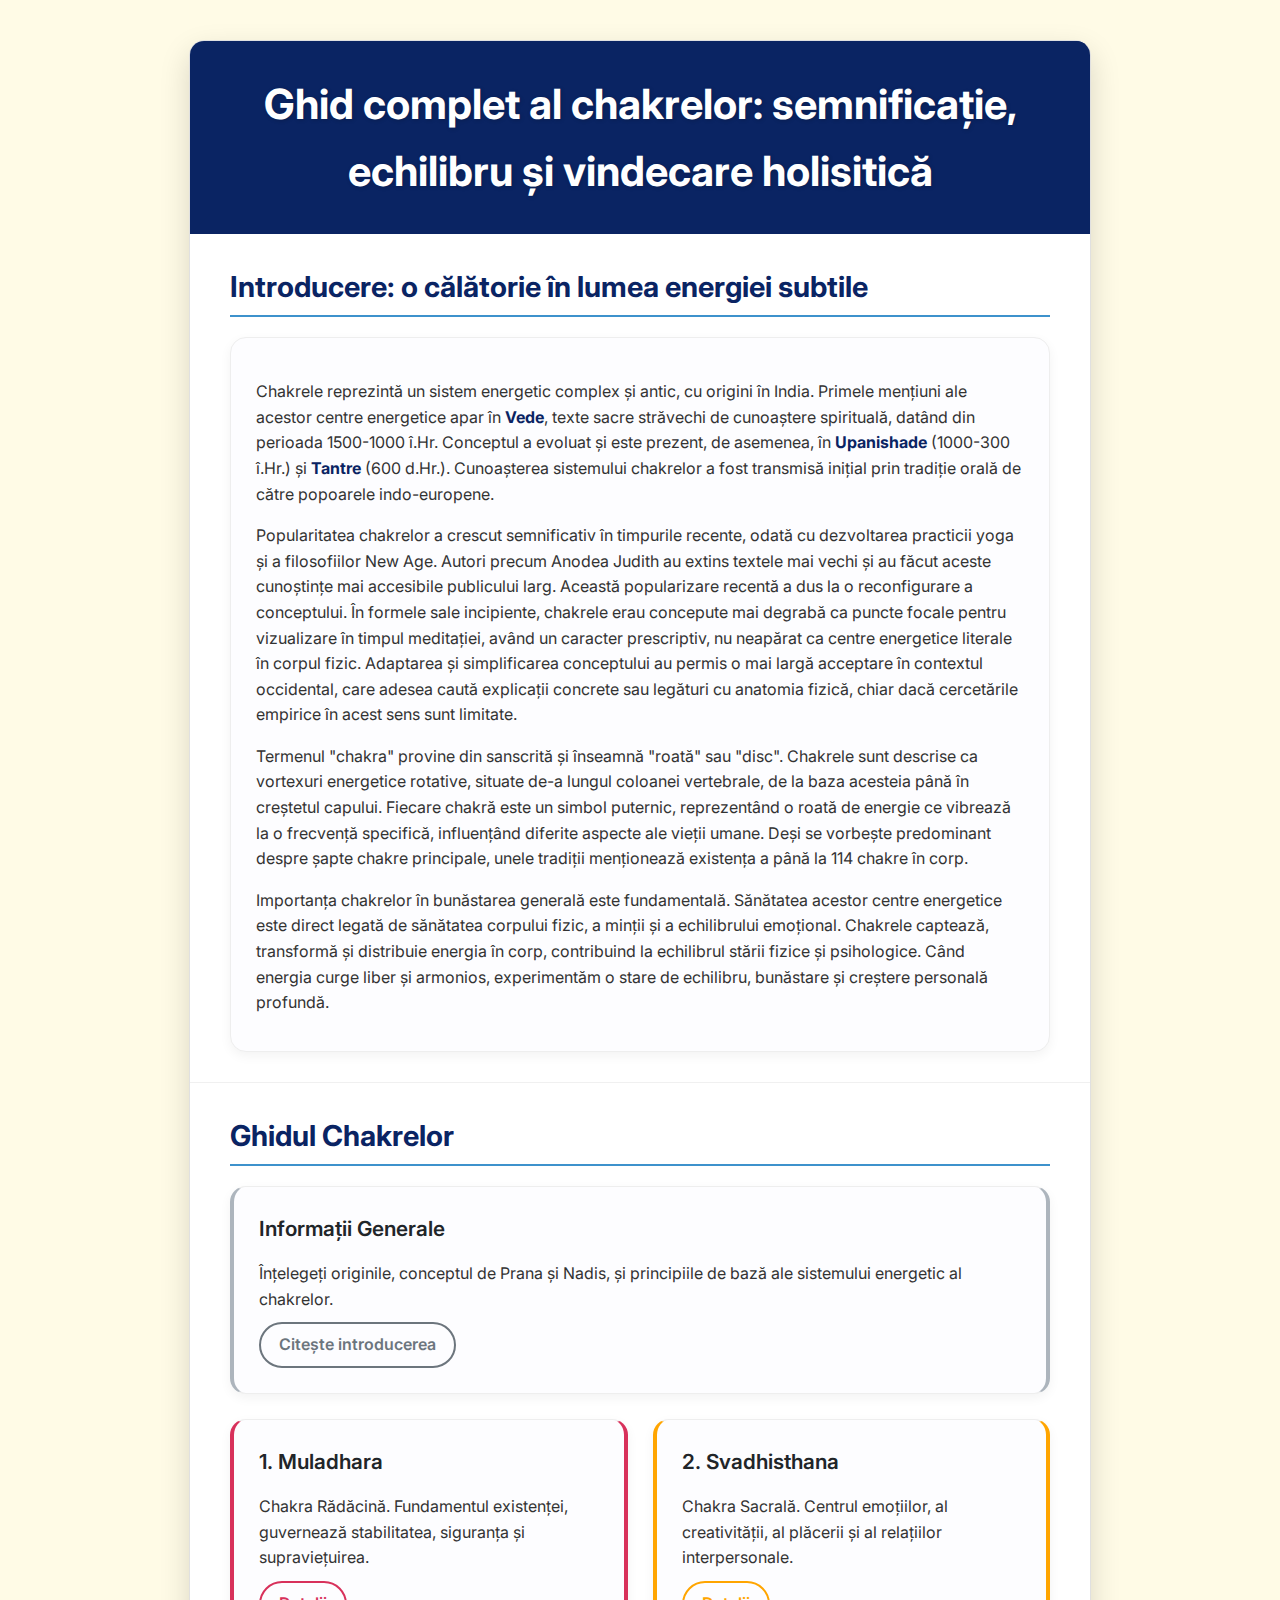
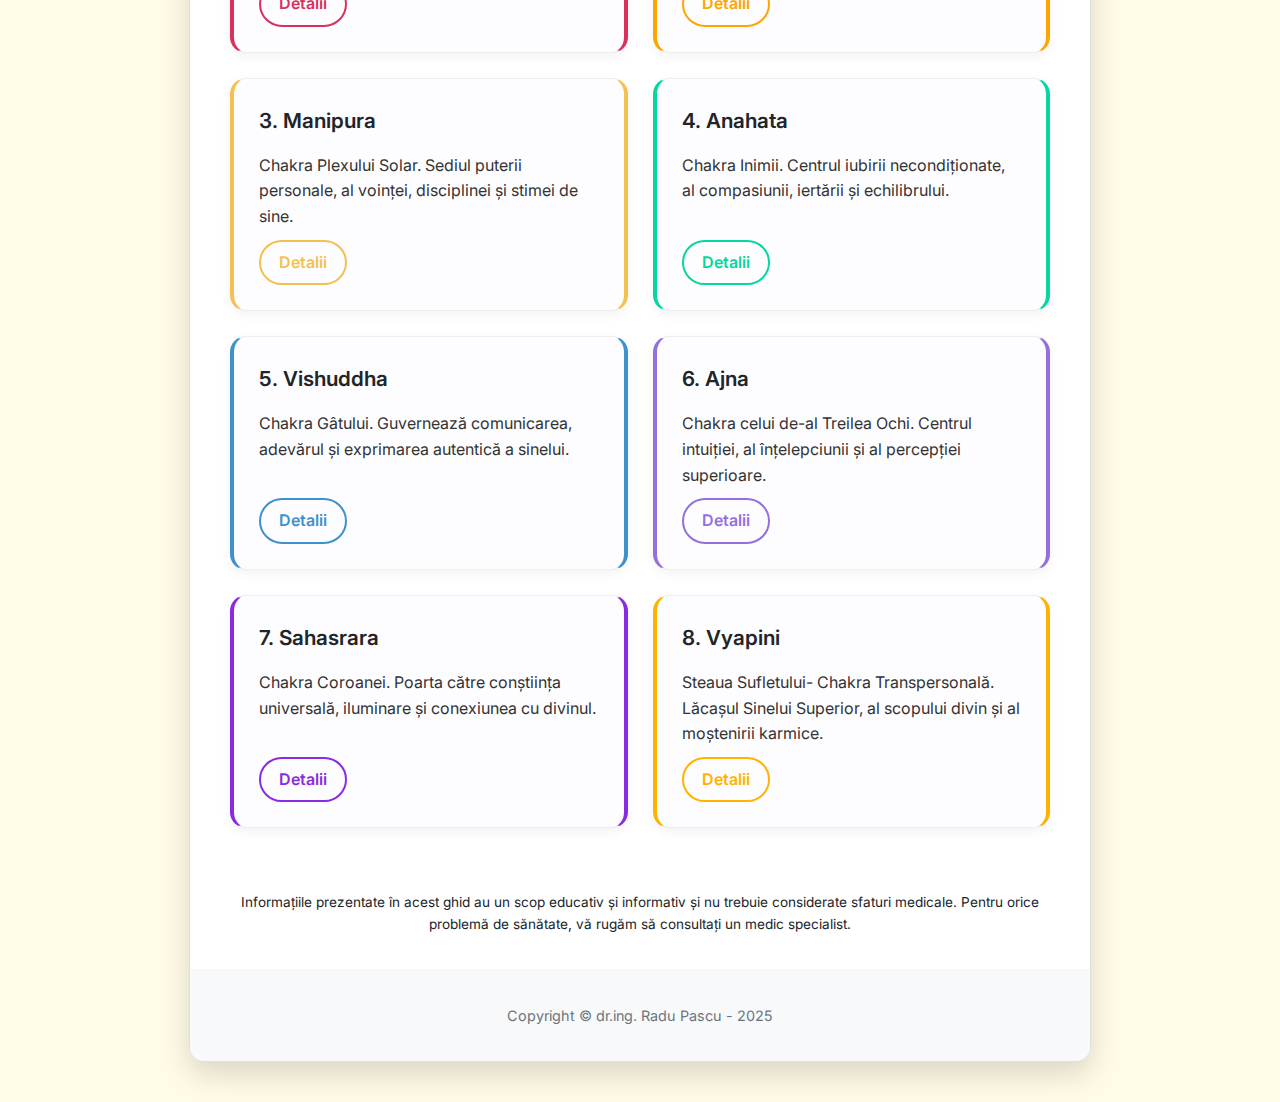
<file: index.html>
<!DOCTYPE html>
<html lang="ro">
<head>
    <meta charset="UTF-8">
    <meta name="viewport" content="width=device-width, initial-scale=1.0">
    <title>Ghid Complet al Chakrelor: Semnificație, Echilibru și Vindecare</title>
    
    <!-- Google Fonts Link -->
    <link rel="preconnect" href="https://fonts.googleapis.com">
    <link rel="preconnect" href="https://fonts.gstatic.com" crossorigin>
    <link href="https://fonts.googleapis.com/css2?family=Inter:wght@400;600;700&display=swap" rel="stylesheet">

    <!-- External CSS Link -->
    <link rel="stylesheet" href="style.css">
</head>
<body class="index-page-theme">

    <div class="infographic-container">
        <header class="infographic-header">
            <h1>Ghid complet al chakrelor: semnificație, echilibru și vindecare holisitică</h1>
        </header>

        <section class="section">
            <h2 class="section-title">Introducere: o călătorie în lumea energiei subtile</h2>
            <div class="section-content">
                <div class="info-card border-gray full-width">
                    <div class="card-content">
                        <p>Chakrele reprezintă un sistem energetic complex și antic, cu origini în India. Primele mențiuni ale acestor centre energetice apar în <strong>Vede</strong>, texte sacre străvechi de cunoaștere spirituală, datând din perioada 1500-1000 î.Hr. Conceptul a evoluat și este prezent, de asemenea, în <strong>Upanishade</strong> (1000-300 î.Hr.) și <strong>Tantre</strong> (600 d.Hr.). Cunoașterea sistemului chakrelor a fost transmisă inițial prin tradiție orală de către popoarele indo-europene.</p>
                        <p>Popularitatea chakrelor a crescut semnificativ în timpurile recente, odată cu dezvoltarea practicii yoga și a filosofiilor New Age. Autori precum Anodea Judith au extins textele mai vechi și au făcut aceste cunoștințe mai accesibile publicului larg. Această popularizare recentă a dus la o reconfigurare a conceptului. În formele sale incipiente, chakrele erau concepute mai degrabă ca puncte focale pentru vizualizare în timpul meditației, având un caracter prescriptiv, nu neapărat ca centre energetice literale în corpul fizic. Adaptarea și simplificarea conceptului au permis o mai largă acceptare în contextul occidental, care adesea caută explicații concrete sau legături cu anatomia fizică, chiar dacă cercetările empirice în acest sens sunt limitate.</p>
                        <p>Termenul "chakra" provine din sanscrită și înseamnă "roată" sau "disc". Chakrele sunt descrise ca vortexuri energetice rotative, situate de-a lungul coloanei vertebrale, de la baza acesteia până în creștetul capului. Fiecare chakră este un simbol puternic, reprezentând o roată de energie ce vibrează la o frecvență specifică, influențând diferite aspecte ale vieții umane. Deși se vorbește predominant despre șapte chakre principale, unele tradiții menționează existența a până la 114 chakre în corp.</p>
                        <p>Importanța chakrelor în bunăstarea generală este fundamentală. Sănătatea acestor centre energetice este direct legată de sănătatea corpului fizic, a minții și a echilibrului emoțional. Chakrele captează, transformă și distribuie energia în corp, contribuind la echilibrul stării fizice și psihologice. Când energia curge liber și armonios, experimentăm o stare de echilibru, bunăstare și creștere personală profundă.</p>
                    </div>
                </div>
            </div>
        </section>

        <section class="section">
            <h2 class="section-title">Ghidul Chakrelor</h2>
            <div class="section-content card-grid">
                
                <!-- General Info Card -->
                <div class="info-card chakra-card-gray grid-span-all">
                    <div class="card-content">
                        <h3>Informații Generale</h3>
                        <p>Înțelegeți originile, conceptul de Prana și Nadis, și principiile de bază ale sistemului energetic al chakrelor.</p>
                    </div>
                    <a href="info.html" class="details-button btn-gray">Citește introducerea</a>
                </div>

                <!-- Muladhara -->
                <div class="info-card chakra-card-red">
                    <div class="card-content">
                        <h3>1. Muladhara</h3>
                        <p>Chakra Rădăcină. Fundamentul existenței, guvernează stabilitatea, siguranța și supraviețuirea.</p>
                    </div>
                    <a href="muladhara.html" class="details-button btn-crimson">Detalii</a>
                </div>

                <!-- Svadhisthana -->
                <div class="info-card chakra-card-orange">
                    <div class="card-content">
                        <h3>2. Svadhisthana</h3>
                        <p>Chakra Sacrală. Centrul emoțiilor, al creativității, al plăcerii și al relațiilor interpersonale.</p>
                    </div>
                    <a href="svadhisthana.html" class="details-button btn-orange">Detalii</a>
                </div>

                <!-- Manipura -->
                <div class="info-card chakra-card-yellow">
                    <div class="card-content">
                        <h3>3. Manipura</h3>
                        <p>Chakra Plexului Solar. Sediul puterii personale, al voinței, disciplinei și stimei de sine.</p>
                    </div>
                    <a href="manipura.html" class="details-button btn-yellow">Detalii</a>
                </div>

                <!-- Anahata -->
                <div class="info-card chakra-card-green">
                    <div class="card-content">
                        <h3>4. Anahata</h3>
                        <p>Chakra Inimii. Centrul iubirii necondiționate, al compasiunii, iertării și echilibrului.</p>
                    </div>
                    <a href="anahata.html" class="details-button btn-green">Detalii</a>
                </div>

                <!-- Vishuddha -->
                <div class="info-card chakra-card-blue">
                    <div class="card-content">
                        <h3>5. Vishuddha</h3>
                        <p>Chakra Gâtului. Guvernează comunicarea, adevărul și exprimarea autentică a sinelui.</p>
                    </div>
                    <a href="vishuddha.html" class="details-button btn-blue">Detalii</a>
                </div>

                <!-- Ajna -->
                <div class="info-card chakra-card-purple">
                    <div class="card-content">
                        <h3>6. Ajna</h3>
                        <p>Chakra celui de-al Treilea Ochi. Centrul intuiției, al înțelepciunii și al percepției superioare.</p>
                    </div>
                    <a href="ajna.html" class="details-button btn-purple">Detalii</a>
                </div>

                <!-- Sahasrara -->
                <div class="info-card chakra-card-violet">
                    <div class="card-content">
                        <h3>7. Sahasrara</h3>
                        <p>Chakra Coroanei. Poarta către conștiința universală, iluminare și conexiunea cu divinul.</p>
                    </div>
                    <a href="sahasrara.html" class="details-button btn-violet">Detalii</a>
                </div>
                
                <!-- Vyapini -->
                <div class="info-card chakra-card-gold">
                    <div class="card-content">
                        <h3>8. Vyapini</h3>
                        <p>Steaua Sufletului- Chakra Transpersonală. Lăcașul Sinelui Superior, al scopului divin și al moștenirii karmice.</p>
                    </div>
                    <a href="vyapini.html" class="details-button btn-gold">Detalii</a>
                </div>

            </div>
        </section>
                
        <div class="disclaimer">
            <p>Informațiile prezentate în acest ghid au un scop educativ și informativ și nu trebuie considerate sfaturi medicale. Pentru orice problemă de sănătate, vă rugăm să consultați un medic specialist.</p>
        </div>

        <footer class="footer-copyright">
            <p>Copyright © dr.ing. Radu Pascu - 2025</p>
        </footer>
    </div>

       <script>
        // Disable right-click context menu
        document.addEventListener('contextmenu', function(e) {
            e.preventDefault();
        });

        // Disable specific key combinations for viewing source
        document.addEventListener('keydown', function(e) {
            // Disable F12 (Developer Tools)
            if (e.keyCode == 123) {
                e.preventDefault();
            }
            // Disable Ctrl+Shift+I (Developer Tools)
            if (e.ctrlKey && e.shiftKey && e.keyCode == 'I'.charCodeAt(0)) {
                e.preventDefault();
            }
            // Disable Ctrl+Shift+J (Developer Tools)
            if (e.ctrlKey && e.shiftKey && e.keyCode == 'J'.charCodeAt(0)) {
                e.preventDefault();
            }
            // Disable Ctrl+U (View Source)
            if (e.ctrlKey && e.keyCode == 'U'.charCodeAt(0)) {
                e.preventDefault();
            }
            // Disable Ctrl+S (Save Page)
            if (e.ctrlKey && e.keyCode == 'S'.charCodeAt(0)) {
                e.preventDefault();
            }
             // Disable Ctrl+C (Copy)
            if (e.ctrlKey && e.keyCode == 'C'.charCodeAt(0)) {
                e.preventDefault();
            }
        });

        // Disable text selection
        document.addEventListener('selectstart', function(e) {
            e.preventDefault();
        });
    </script>


</body>
</html>
</file>
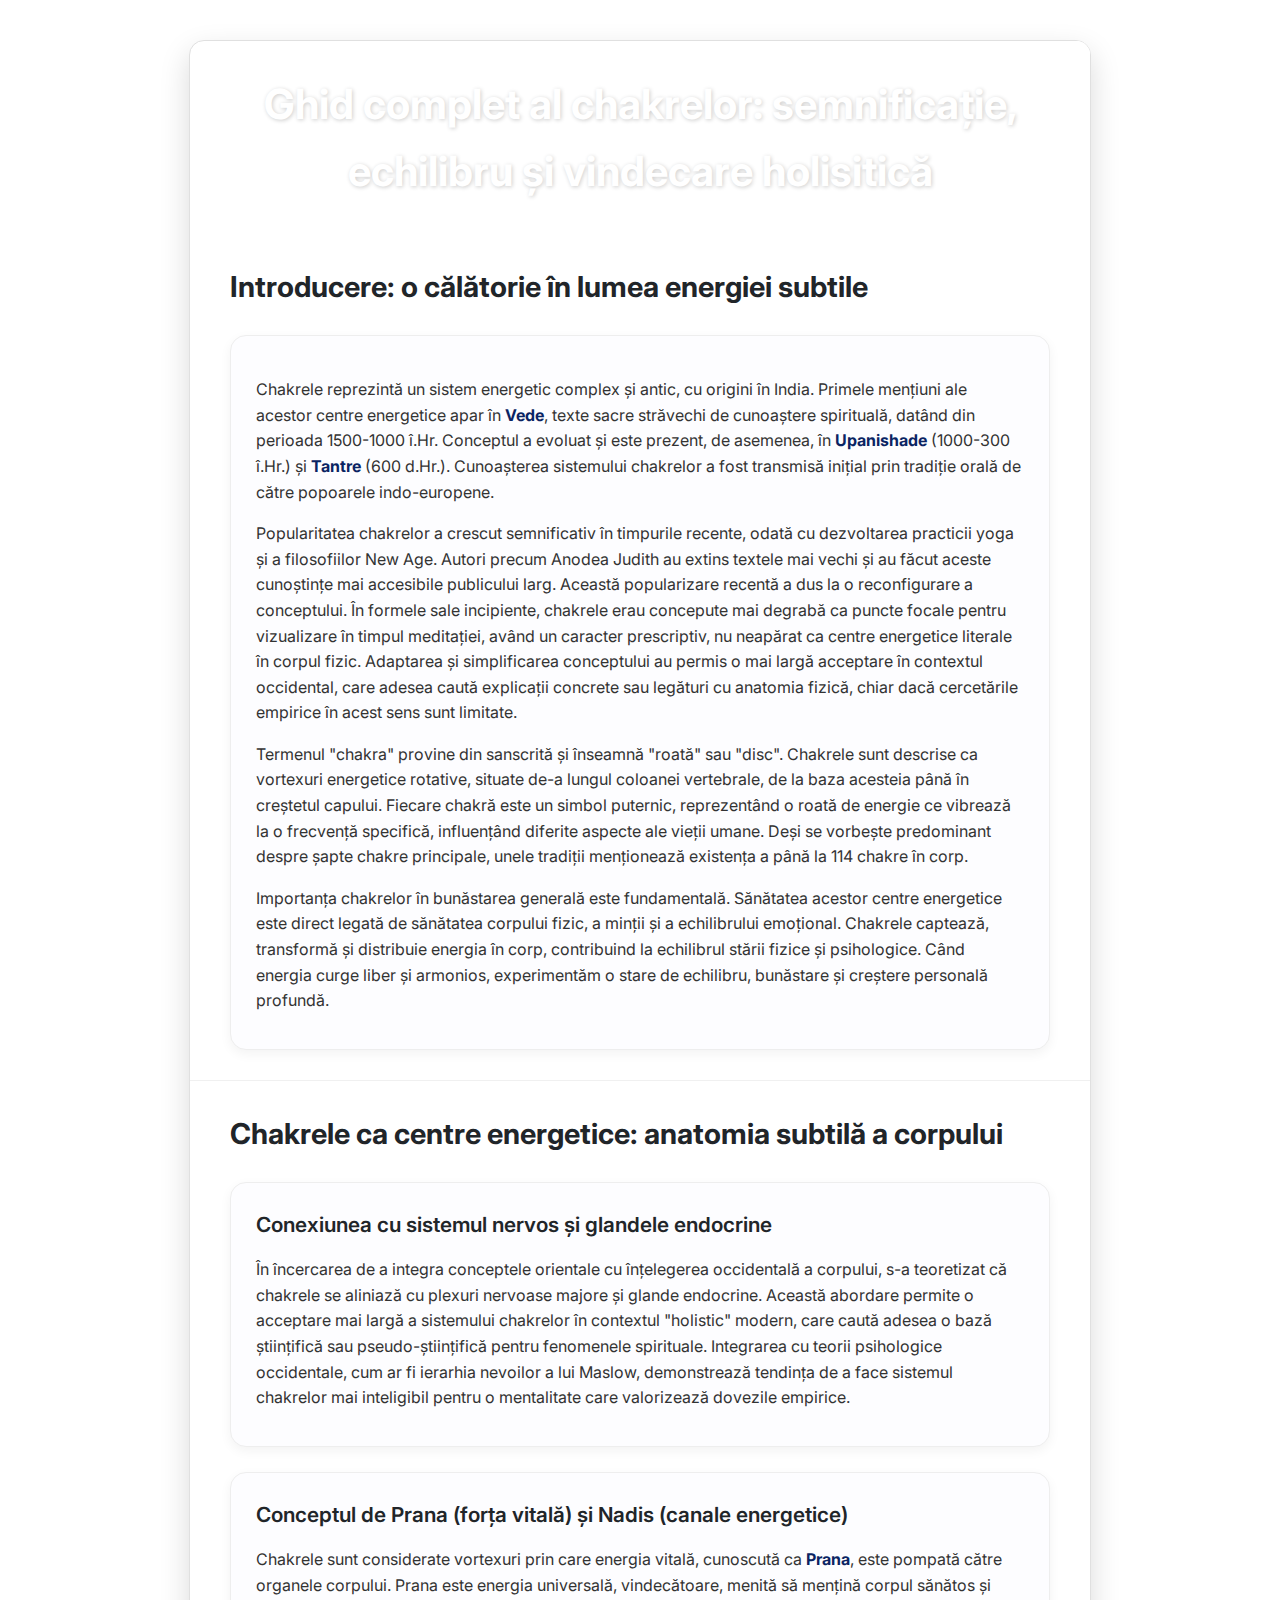
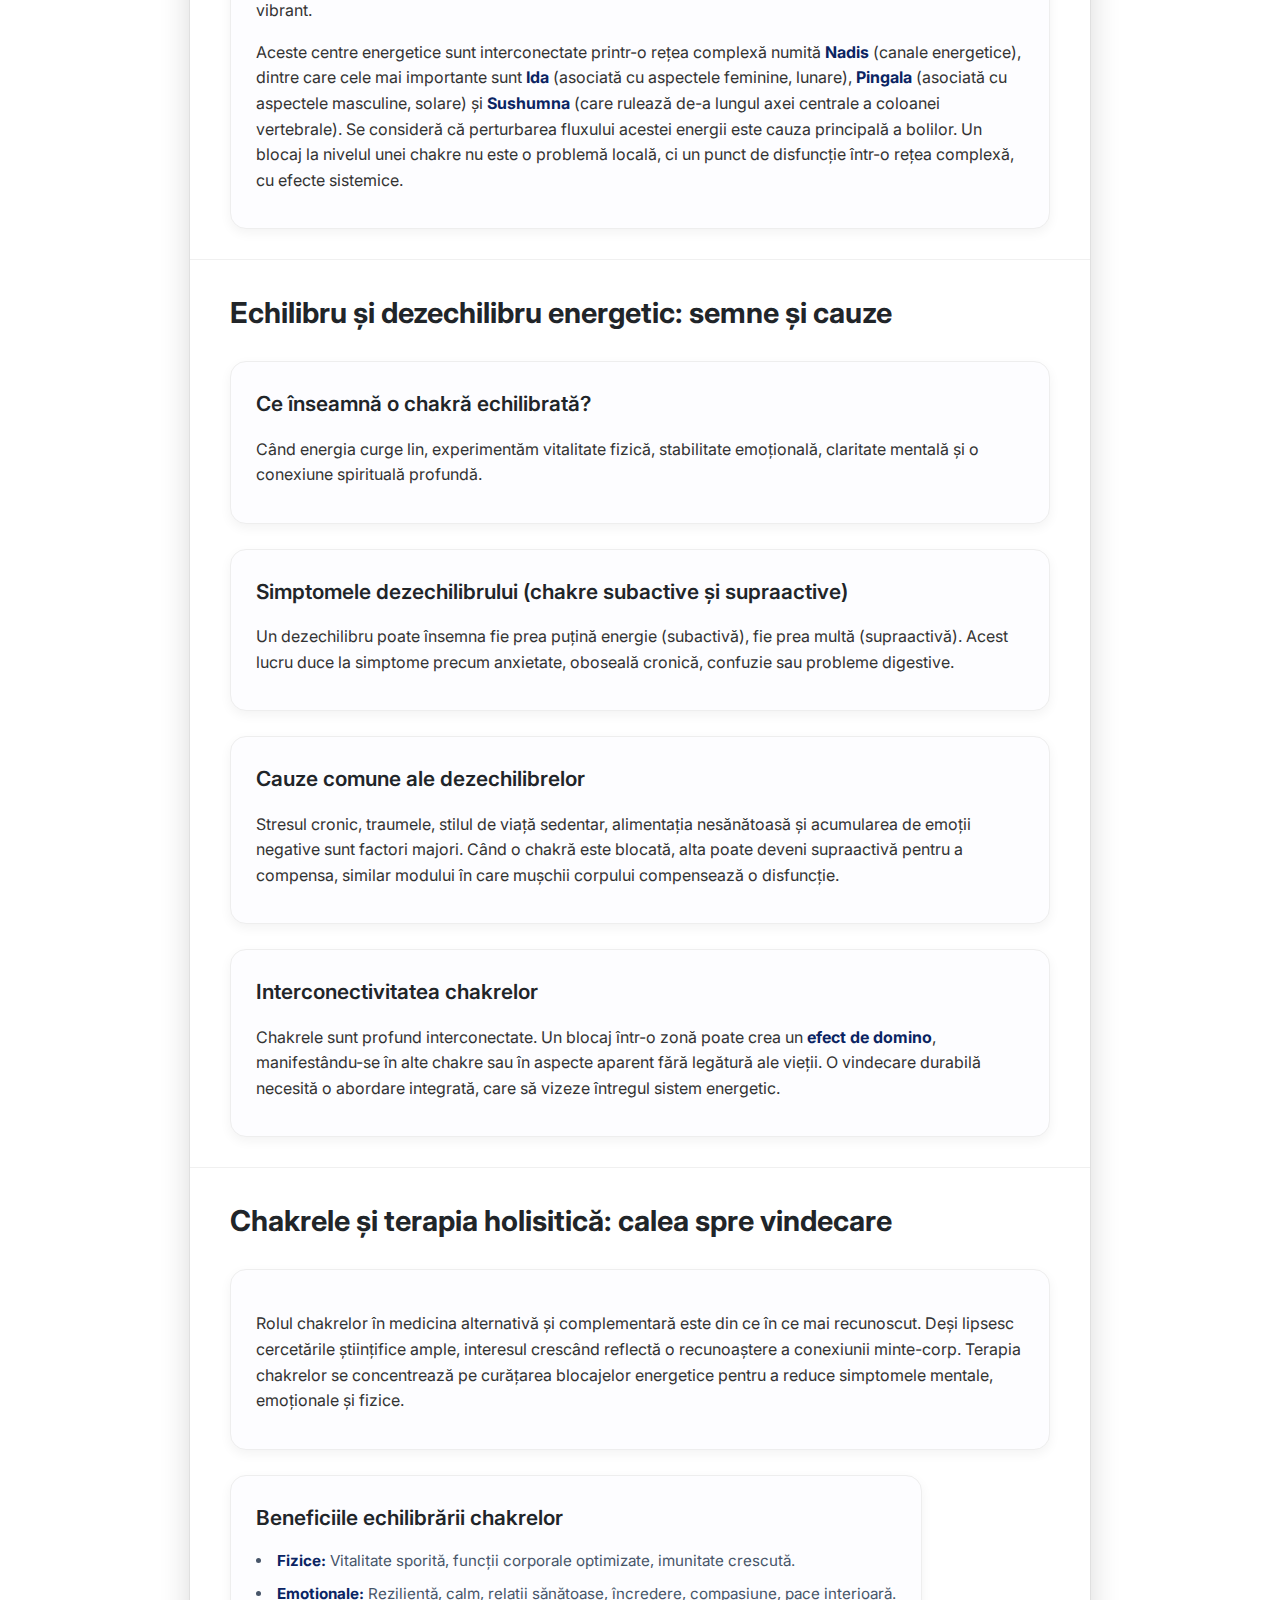
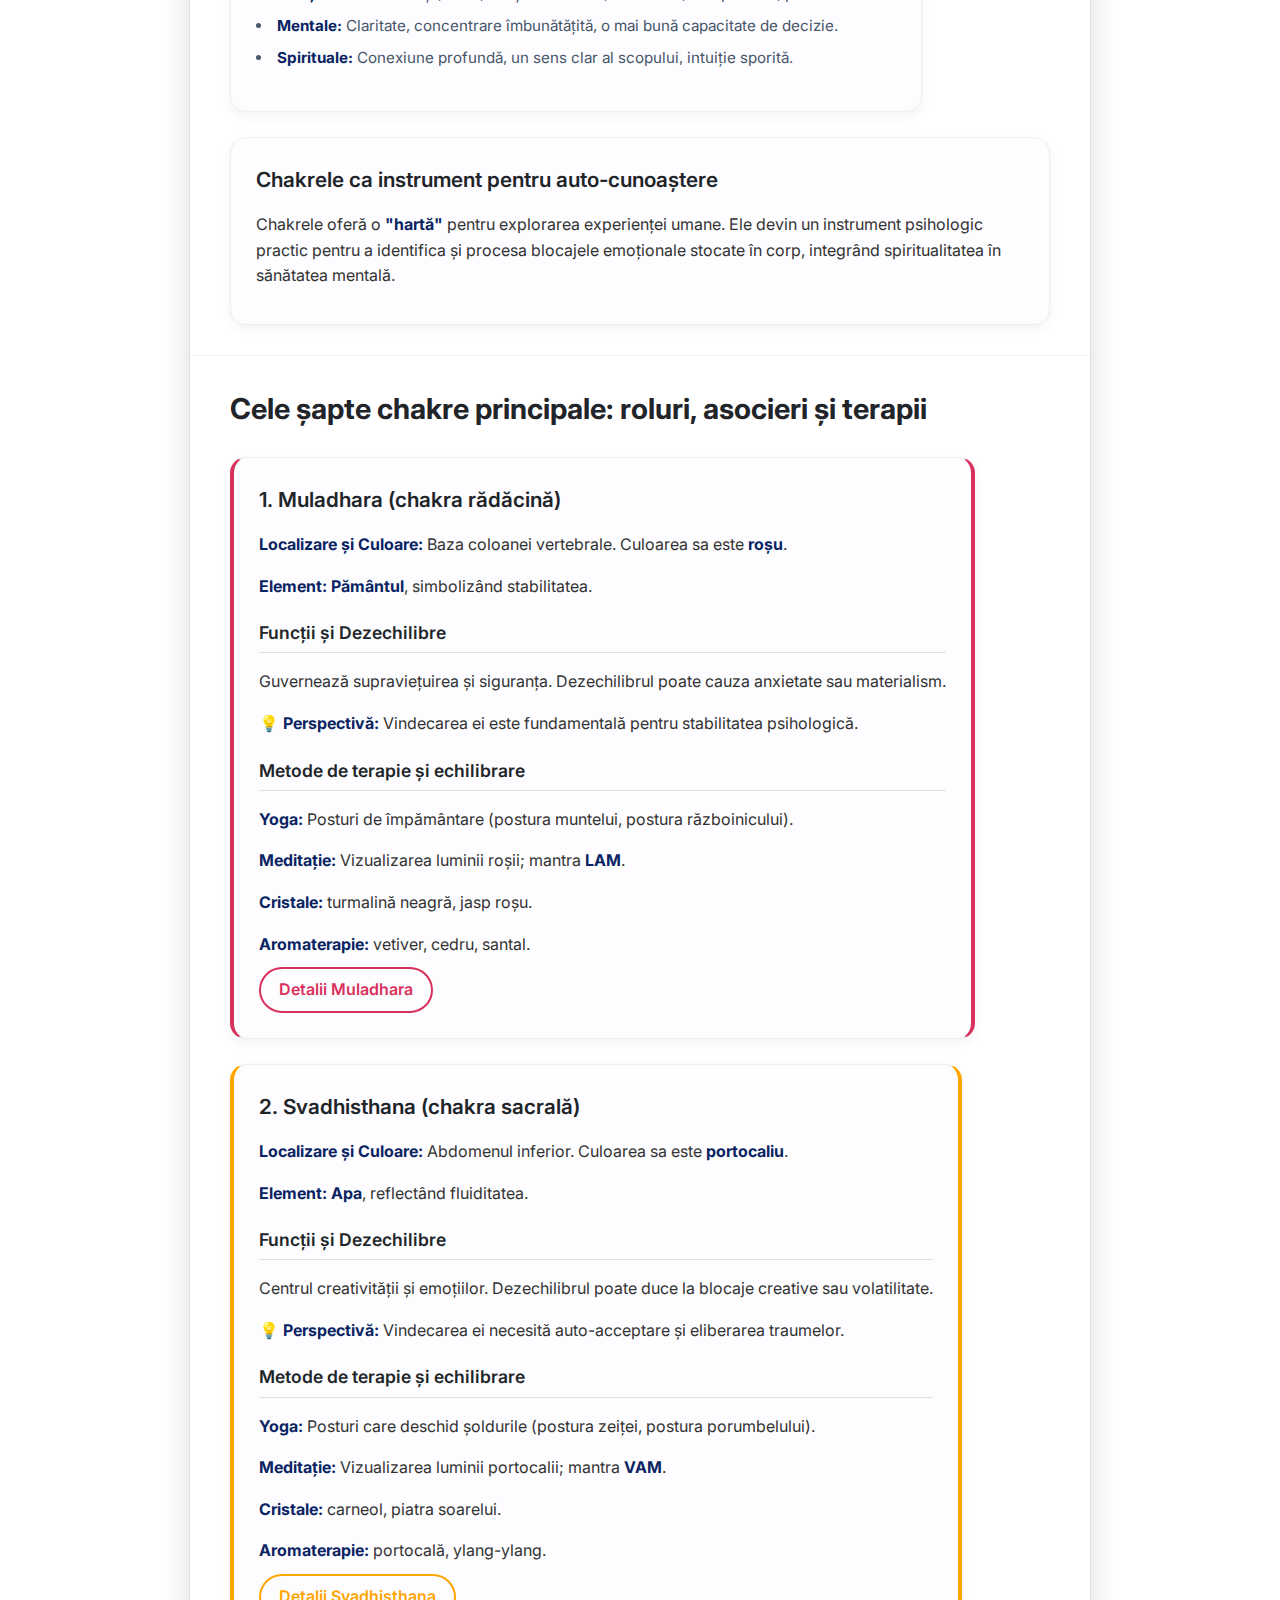
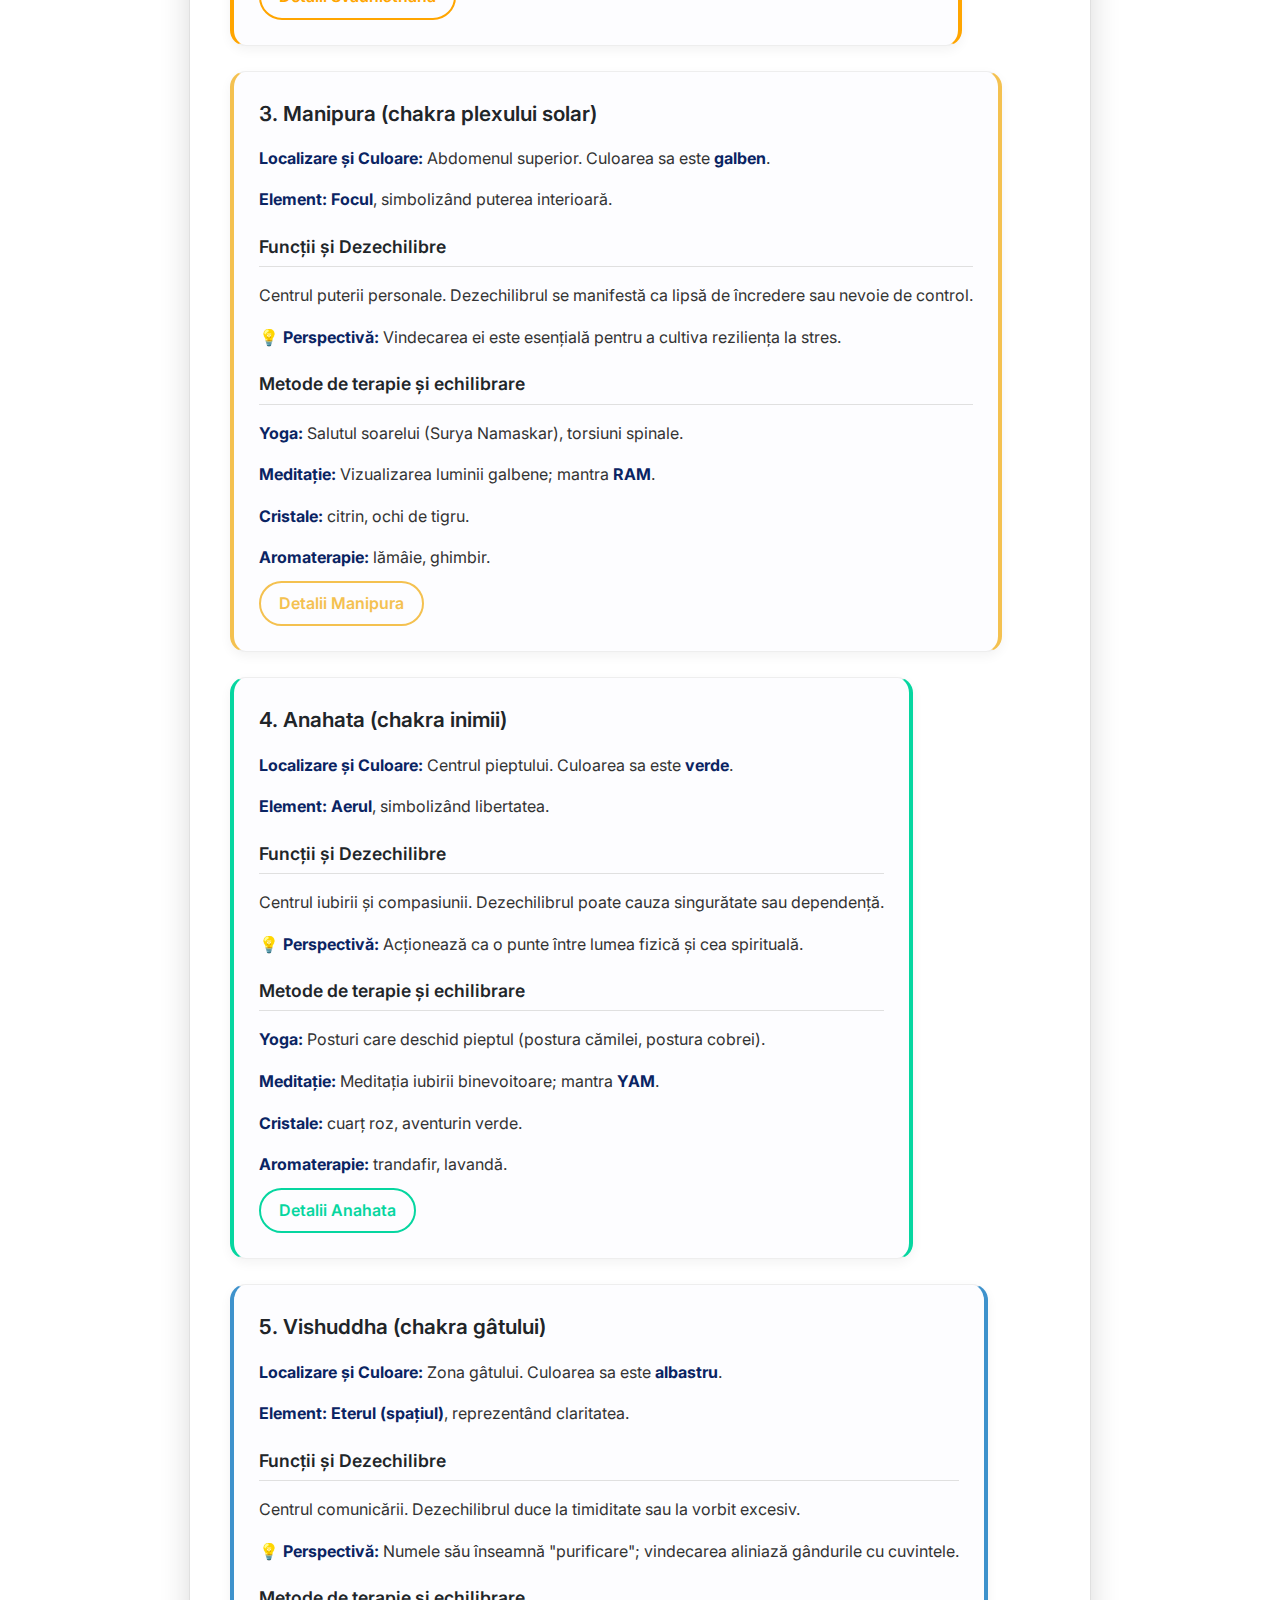
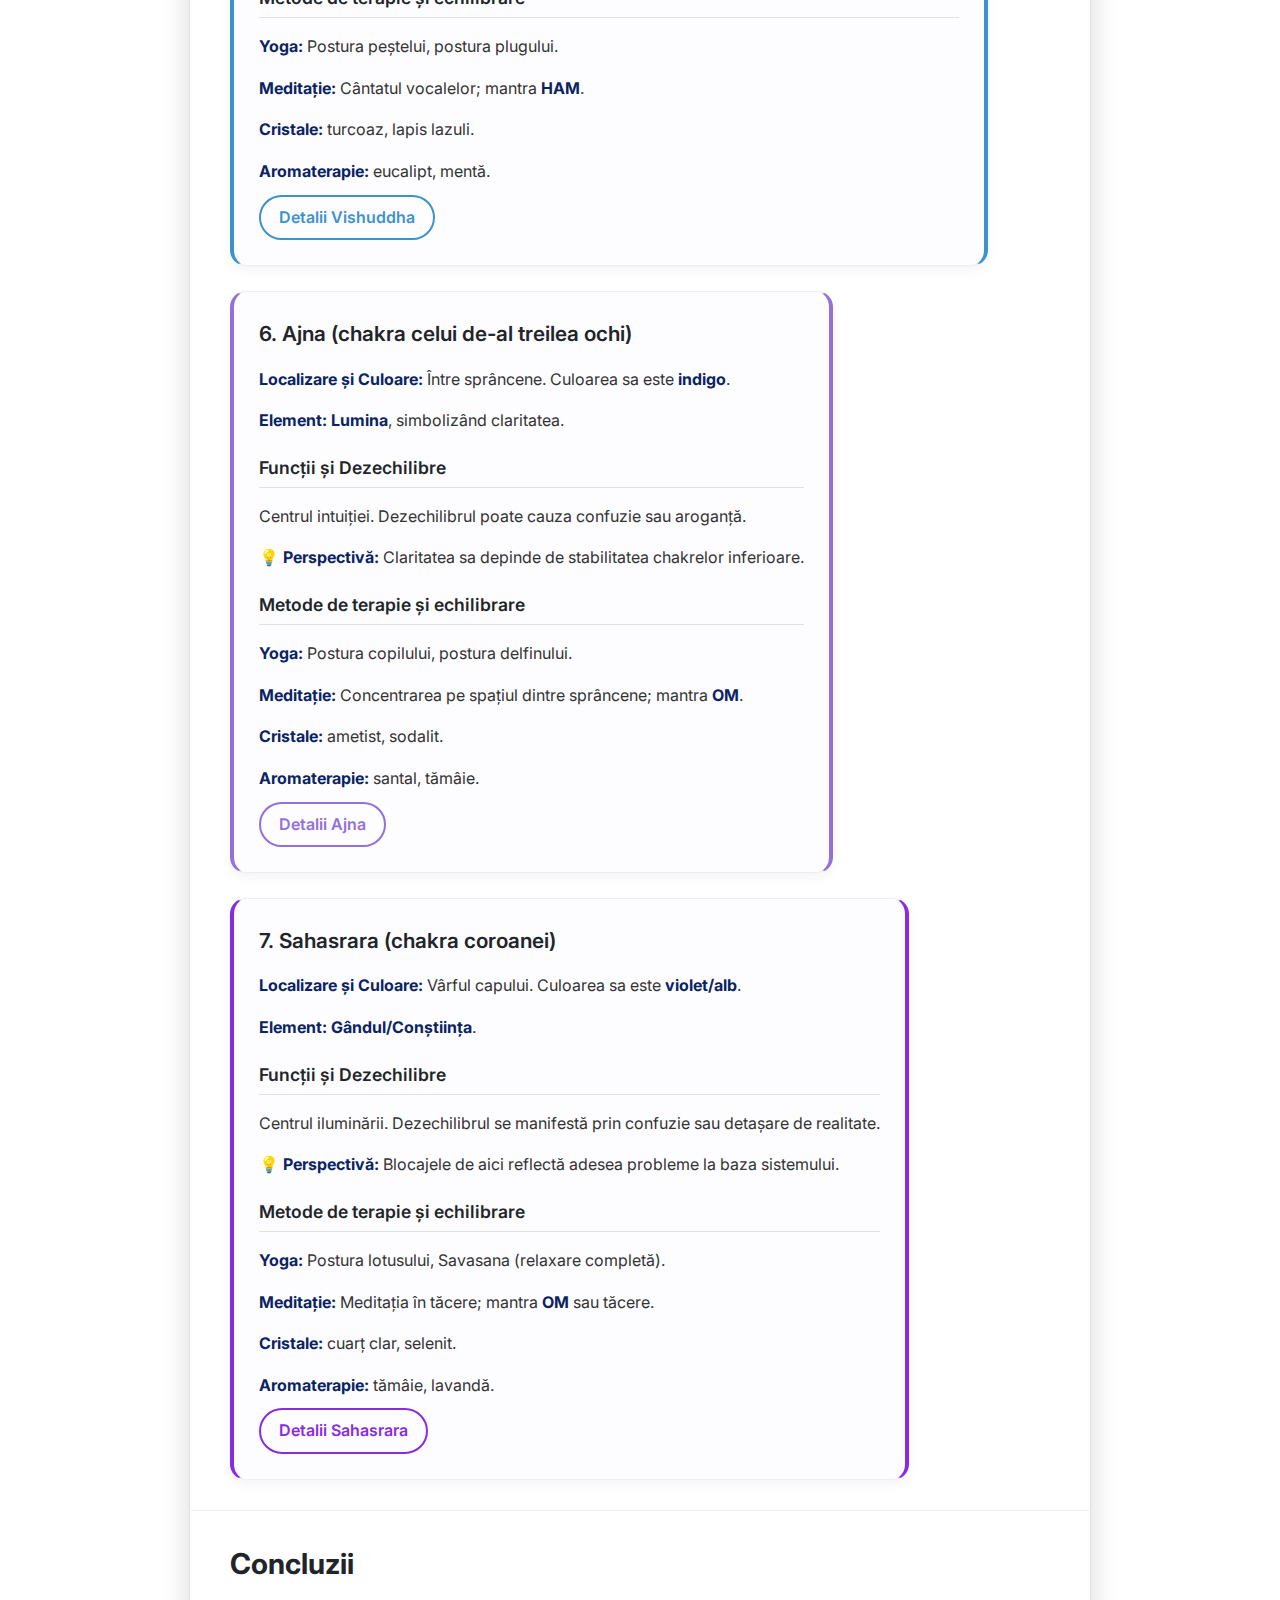
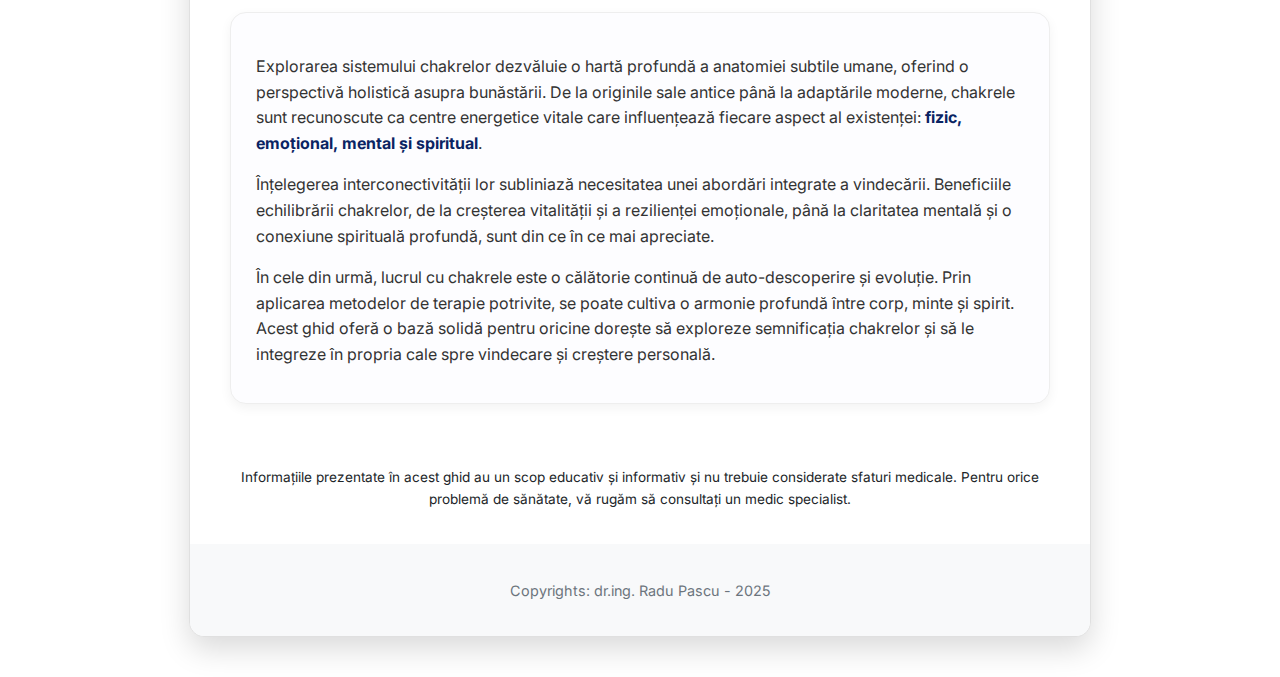
<file: index.old.html>
<!DOCTYPE html>
<html lang="ro">
<head>
    <meta charset="UTF-8">
    <meta name="viewport" content="width=device-width, initial-scale=1.0">
    <title>Ghid Complet al Chakrelor: Semnificație, Echilibru și Vindecare</title>
    
    <!-- Google Fonts Link -->
    <link rel="preconnect" href="https://fonts.googleapis.com">
    <link rel="preconnect" href="https://fonts.gstatic.com" crossorigin>
    <link href="https://fonts.googleapis.com/css2?family=Inter:wght@400;600;700&display=swap" rel="stylesheet">

    <!-- External CSS Link -->
    <link rel="stylesheet" href="style.css">
    
</head>
<body>

    <div class="infographic-container">
        <header class="infographic-header">
            <h1>Ghid complet al chakrelor: semnificație, echilibru și vindecare holisitică</h1>
        </header>

        <section class="section">
            <h2 class="section-title">Introducere: o călătorie în lumea energiei subtile</h2>
            <div class="section-content">
                <div class="info-card border-gray" style="flex-basis: 100%;">
                    <div class="card-content">
                        <p>Chakrele reprezintă un sistem energetic complex și antic, cu origini în India. Primele mențiuni ale acestor centre energetice apar în <strong>Vede</strong>, texte sacre străvechi de cunoaștere spirituală, datând din perioada 1500-1000 î.Hr. Conceptul a evoluat și este prezent, de asemenea, în <strong>Upanishade</strong> (1000-300 î.Hr.) și <strong>Tantre</strong> (600 d.Hr.). Cunoașterea sistemului chakrelor a fost transmisă inițial prin tradiție orală de către popoarele indo-europene.</p>
                        <p>Popularitatea chakrelor a crescut semnificativ în timpurile recente, odată cu dezvoltarea practicii yoga și a filosofiilor New Age. Autori precum Anodea Judith au extins textele mai vechi și au făcut aceste cunoștințe mai accesibile publicului larg. Această popularizare recentă a dus la o reconfigurare a conceptului. În formele sale incipiente, chakrele erau concepute mai degrabă ca puncte focale pentru vizualizare în timpul meditației, având un caracter prescriptiv, nu neapărat ca centre energetice literale în corpul fizic. Adaptarea și simplificarea conceptului au permis o mai largă acceptare în contextul occidental, care adesea caută explicații concrete sau legături cu anatomia fizică, chiar dacă cercetările empirice în acest sens sunt limitate.</p>
                        <p>Termenul "chakra" provine din sanscrită și înseamnă "roată" sau "disc". Chakrele sunt descrise ca vortexuri energetice rotative, situate de-a lungul coloanei vertebrale, de la baza acesteia până în creștetul capului. Fiecare chakră este un simbol puternic, reprezentând o roată de energie ce vibrează la o frecvență specifică, influențând diferite aspecte ale vieții umane. Deși se vorbește predominant despre șapte chakre principale, unele tradiții menționează existența a până la 114 chakre în corp.</p>
                        <p>Importanța chakrelor în bunăstarea generală este fundamentală. Sănătatea acestor centre energetice este direct legată de sănătatea corpului fizic, a minții și a echilibrului emoțional. Chakrele captează, transformă și distribuie energia în corp, contribuind la echilibrul stării fizice și psihologice. Când energia curge liber și armonios, experimentăm o stare de echilibru, bunăstare și creștere personală profundă.</p>
                    </div>
                </div>
            </div>
        </section>

        <section class="section">
            <h2 class="section-title">Chakrele ca centre energetice: anatomia subtilă a corpului</h2>
            <div class="section-content">
                <div class="info-card border-gray">
                    <div class="card-content">
                        <h3>Conexiunea cu sistemul nervos și glandele endocrine</h3>
                        <p>În încercarea de a integra conceptele orientale cu înțelegerea occidentală a corpului, s-a teoretizat că chakrele se aliniază cu plexuri nervoase majore și glande endocrine. Această abordare permite o acceptare mai largă a sistemului chakrelor în contextul "holistic" modern, care caută adesea o bază științifică sau pseudo-științifică pentru fenomenele spirituale. Integrarea cu teorii psihologice occidentale, cum ar fi ierarhia nevoilor a lui Maslow, demonstrează tendința de a face sistemul chakrelor mai inteligibil pentru o mentalitate care valorizează dovezile empirice.</p>
                    </div>
                </div>
                <div class="info-card border-gray">
                    <div class="card-content">
                        <h3>Conceptul de Prana (forța vitală) și Nadis (canale energetice)</h3>
                        <p>Chakrele sunt considerate vortexuri prin care energia vitală, cunoscută ca <strong>Prana</strong>, este pompată către organele corpului. Prana este energia universală, vindecătoare, menită să mențină corpul sănătos și vibrant.</p>
                        <p>Aceste centre energetice sunt interconectate printr-o rețea complexă numită <strong>Nadis</strong> (canale energetice), dintre care cele mai importante sunt <strong>Ida</strong> (asociată cu aspectele feminine, lunare), <strong>Pingala</strong> (asociată cu aspectele masculine, solare) și <strong>Sushumna</strong> (care rulează de-a lungul axei centrale a coloanei vertebrale). Se consideră că perturbarea fluxului acestei energii este cauza principală a bolilor. Un blocaj la nivelul unei chakre nu este o problemă locală, ci un punct de disfuncție într-o rețea complexă, cu efecte sistemice.</p>
                    </div>
                </div>
            </div>
        </section>

        <section class="section">
            <h2 class="section-title">Echilibru și dezechilibru energetic: semne și cauze</h2>
            <div class="section-content">
                <div class="info-card border-gray">
                    <div class="card-content">
                        <h3>Ce înseamnă o chakră echilibrată?</h3>
                        <p>Când energia curge lin, experimentăm vitalitate fizică, stabilitate emoțională, claritate mentală și o conexiune spirituală profundă.</p>
                    </div>
                </div>
                <div class="info-card border-gray">
                    <div class="card-content">
                        <h3>Simptomele dezechilibrului (chakre subactive și supraactive)</h3>
                        <p>Un dezechilibru poate însemna fie prea puțină energie (subactivă), fie prea multă (supraactivă). Acest lucru duce la simptome precum anxietate, oboseală cronică, confuzie sau probleme digestive.</p>
                    </div>
                </div>
                <div class="info-card border-gray">
                    <div class="card-content">
                        <h3>Cauze comune ale dezechilibrelor</h3>
                        <p>Stresul cronic, traumele, stilul de viață sedentar, alimentația nesănătoasă și acumularea de emoții negative sunt factori majori. Când o chakră este blocată, alta poate deveni supraactivă pentru a compensa, similar modului în care mușchii corpului compensează o disfuncție.</p>
                    </div>
                </div>
                <div class="info-card border-gray">
                    <div class="card-content">
                        <h3>Interconectivitatea chakrelor</h3>
                        <p>Chakrele sunt profund interconectate. Un blocaj într-o zonă poate crea un <strong>efect de domino</strong>, manifestându-se în alte chakre sau în aspecte aparent fără legătură ale vieții. O vindecare durabilă necesită o abordare integrată, care să vizeze întregul sistem energetic.</p>
                    </div>
                </div>
            </div>
        </section>
        
        <section class="section">
            <h2 class="section-title">Chakrele și terapia holisitică: calea spre vindecare</h2>
            <div class="section-content">
                <div class="info-card border-gray" style="flex-basis: 100%;">
                    <div class="card-content">
                         <p>Rolul chakrelor în medicina alternativă și complementară este din ce în ce mai recunoscut. Deși lipsesc cercetările științifice ample, interesul crescând reflectă o recunoaștere a conexiunii minte-corp. Terapia chakrelor se concentrează pe curățarea blocajelor energetice pentru a reduce simptomele mentale, emoționale și fizice.</p>
                    </div>
                </div>
                <div class="info-card border-gray">
                    <div class="card-content">
                        <h3>Beneficiile echilibrării chakrelor</h3>
                        <ul>
                            <li><strong>Fizice:</strong> Vitalitate sporită, funcții corporale optimizate, imunitate crescută.</li>
                            <li><strong>Emoționale:</strong> Reziliență, calm, relații sănătoase, încredere, compasiune, pace interioară.</li>
                            <li><strong>Mentale:</strong> Claritate, concentrare îmbunătățită, o mai bună capacitate de decizie.</li>
                            <li><strong>Spirituale:</strong> Conexiune profundă, un sens clar al scopului, intuiție sporită.</li>
                        </ul>
                    </div>
                </div>
                <div class="info-card border-gray">
                    <div class="card-content">
                        <h3>Chakrele ca instrument pentru auto-cunoaștere</h3>
                        <p>Chakrele oferă o <strong>"hartă"</strong> pentru explorarea experienței umane. Ele devin un instrument psihologic practic pentru a identifica și procesa blocajele emoționale stocate în corp, integrând spiritualitatea în sănătatea mentală.</p>
                    </div>
                </div>
            </div>
        </section>

        <section class="section">
            <h2 class="section-title">Cele șapte chakre principale: roluri, asocieri și terapii</h2>
            <div class="section-content">
                <!-- Muladhara -->
                <div class="info-card chakra-card-red">
                    <div class="card-content">
                        <h3>1. Muladhara (chakra rădăcină)</h3>
                        <p><strong>Localizare și Culoare:</strong> Baza coloanei vertebrale. Culoarea sa este <strong>roșu</strong>.</p>
                        <p><strong>Element:</strong> <strong>Pământul</strong>, simbolizând stabilitatea.</p>
                        <h4>Funcții și Dezechilibre</h4>
                        <p>Guvernează supraviețuirea și siguranța. Dezechilibrul poate cauza anxietate sau materialism.</p>
                        <p>💡 <strong>Perspectivă:</strong> Vindecarea ei este fundamentală pentru stabilitatea psihologică.</p>
                        <h4>Metode de terapie și echilibrare</h4>
                        <p><strong>Yoga:</strong> Posturi de împământare (postura muntelui, postura războinicului).</p>
                        <p><strong>Meditație:</strong> Vizualizarea luminii roșii; mantra <strong>LAM</strong>.</p>
                        <p><strong>Cristale:</strong> turmalină neagră, jasp roșu.</p>
                        <p><strong>Aromaterapie:</strong> vetiver, cedru, santal.</p>
                    </div>
                    <a href="muladhara.html" class="details-button btn-crimson">Detalii Muladhara</a>
                </div>
                <!-- Svadhisthana -->
                <div class="info-card chakra-card-orange">
                    <div class="card-content">
                        <h3>2. Svadhisthana (chakra sacrală)</h3>
                        <p><strong>Localizare și Culoare:</strong> Abdomenul inferior. Culoarea sa este <strong>portocaliu</strong>.</p>
                        <p><strong>Element:</strong> <strong>Apa</strong>, reflectând fluiditatea.</p>
                        <h4>Funcții și Dezechilibre</h4>
                        <p>Centrul creativității și emoțiilor. Dezechilibrul poate duce la blocaje creative sau volatilitate.</p>
                        <p>💡 <strong>Perspectivă:</strong> Vindecarea ei necesită auto-acceptare și eliberarea traumelor.</p>
                        <h4>Metode de terapie și echilibrare</h4>
                        <p><strong>Yoga:</strong> Posturi care deschid șoldurile (postura zeiței, postura porumbelului).</p>
                        <p><strong>Meditație:</strong> Vizualizarea luminii portocalii; mantra <strong>VAM</strong>.</p>
                        <p><strong>Cristale:</strong> carneol, piatra soarelui.</p>
                        <p><strong>Aromaterapie:</strong> portocală, ylang-ylang.</p>
                    </div>
                    <a href="svadhisthana.html" class="details-button btn-orange">Detalii Svadhisthana</a>
                </div>
                <!-- Manipura -->
                <div class="info-card chakra-card-yellow">
                    <div class="card-content">
                        <h3>3. Manipura (chakra plexului solar)</h3>
                         <p><strong>Localizare și Culoare:</strong> Abdomenul superior. Culoarea sa este <strong>galben</strong>.</p>
                        <p><strong>Element:</strong> <strong>Focul</strong>, simbolizând puterea interioară.</p>
                        <h4>Funcții și Dezechilibre</h4>
                        <p>Centrul puterii personale. Dezechilibrul se manifestă ca lipsă de încredere sau nevoie de control.</p>
                        <p>💡 <strong>Perspectivă:</strong> Vindecarea ei este esențială pentru a cultiva reziliența la stres.</p>
                        <h4>Metode de terapie și echilibrare</h4>
                        <p><strong>Yoga:</strong> Salutul soarelui (Surya Namaskar), torsiuni spinale.</p>
                        <p><strong>Meditație:</strong> Vizualizarea luminii galbene; mantra <strong>RAM</strong>.</p>
                        <p><strong>Cristale:</strong> citrin, ochi de tigru.</p>
                        <p><strong>Aromaterapie:</strong> lămâie, ghimbir.</p>
                    </div>
                    <a href="manipura.html" class="details-button btn-yellow">Detalii Manipura</a>
                </div>
                <!-- Anahata -->
                <div class="info-card chakra-card-green">
                    <div class="card-content">
                        <h3>4. Anahata (chakra inimii)</h3>
                        <p><strong>Localizare și Culoare:</strong> Centrul pieptului. Culoarea sa este <strong>verde</strong>.</p>
                        <p><strong>Element:</strong> <strong>Aerul</strong>, simbolizând libertatea.</p>
                        <h4>Funcții și Dezechilibre</h4>
                        <p>Centrul iubirii și compasiunii. Dezechilibrul poate cauza singurătate sau dependență.</p>
                        <p>💡 <strong>Perspectivă:</strong> Acționează ca o punte între lumea fizică și cea spirituală.</p>
                        <h4>Metode de terapie și echilibrare</h4>
                        <p><strong>Yoga:</strong> Posturi care deschid pieptul (postura cămilei, postura cobrei).</p>
                        <p><strong>Meditație:</strong> Meditația iubirii binevoitoare; mantra <strong>YAM</strong>.</p>
                        <p><strong>Cristale:</strong> cuarț roz, aventurin verde.</p>
                        <p><strong>Aromaterapie:</strong> trandafir, lavandă.</p>
                    </div>
                    <a href="anahata.html" class="details-button btn-green">Detalii Anahata</a>
                </div>
                <!-- Vishuddha -->
                <div class="info-card chakra-card-blue">
                    <div class="card-content">
                        <h3>5. Vishuddha (chakra gâtului)</h3>
                        <p><strong>Localizare și Culoare:</strong> Zona gâtului. Culoarea sa este <strong>albastru</strong>.</p>
                        <p><strong>Element:</strong> <strong>Eterul (spațiul)</strong>, reprezentând claritatea.</p>
                        <h4>Funcții și Dezechilibre</h4>
                        <p>Centrul comunicării. Dezechilibrul duce la timiditate sau la vorbit excesiv.</p>
                        <p>💡 <strong>Perspectivă:</strong> Numele său înseamnă "purificare"; vindecarea aliniază gândurile cu cuvintele.</p>
                        <h4>Metode de terapie și echilibrare</h4>
                        <p><strong>Yoga:</strong> Postura peștelui, postura plugului.</p>
                        <p><strong>Meditație:</strong> Cântatul vocalelor; mantra <strong>HAM</strong>.</p>
                        <p><strong>Cristale:</strong> turcoaz, lapis lazuli.</p>
                        <p><strong>Aromaterapie:</strong> eucalipt, mentă.</p>
                    </div>
                    <a href="vishuddha.html" class="details-button btn-blue">Detalii Vishuddha</a>
                </div>
                <!-- Ajna -->
                <div class="info-card chakra-card-purple">
                    <div class="card-content">
                        <h3>6. Ajna (chakra celui de-al treilea ochi)</h3>
                        <p><strong>Localizare și Culoare:</strong> Între sprâncene. Culoarea sa este <strong>indigo</strong>.</p>
                        <p><strong>Element:</strong> <strong>Lumina</strong>, simbolizând claritatea.</p>
                        <h4>Funcții și Dezechilibre</h4>
                        <p>Centrul intuiției. Dezechilibrul poate cauza confuzie sau aroganță.</p>
                        <p>💡 <strong>Perspectivă:</strong> Claritatea sa depinde de stabilitatea chakrelor inferioare.</p>
                        <h4>Metode de terapie și echilibrare</h4>
                        <p><strong>Yoga:</strong> Postura copilului, postura delfinului.</p>
                        <p><strong>Meditație:</strong> Concentrarea pe spațiul dintre sprâncene; mantra <strong>OM</strong>.</p>
                        <p><strong>Cristale:</strong> ametist, sodalit.</p>
                        <p><strong>Aromaterapie:</strong> santal, tămâie.</p>
                    </div>
                    <a href="ajna.html" class="details-button btn-purple">Detalii Ajna</a>
                </div>
                <!-- Sahasrara -->
                <div class="info-card chakra-card-violet">
                    <div class="card-content">
                        <h3>7. Sahasrara (chakra coroanei)</h3>
                        <p><strong>Localizare și Culoare:</strong> Vârful capului. Culoarea sa este <strong>violet/alb</strong>.</p>
                        <p><strong>Element:</strong> <strong>Gândul/Conștiința</strong>.</p>
                        <h4>Funcții și Dezechilibre</h4>
                        <p>Centrul iluminării. Dezechilibrul se manifestă prin confuzie sau detașare de realitate.</p>
                        <p>💡 <strong>Perspectivă:</strong> Blocajele de aici reflectă adesea probleme la baza sistemului.</p>
                        <h4>Metode de terapie și echilibrare</h4>
                        <p><strong>Yoga:</strong> Postura lotusului, Savasana (relaxare completă).</p>
                        <p><strong>Meditație:</strong> Meditația în tăcere; mantra <strong>OM</strong> sau tăcere.</p>
                        <p><strong>Cristale:</strong> cuarț clar, selenit.</p>
                        <p><strong>Aromaterapie:</strong> tămâie, lavandă.</p>
                    </div>
                    <a href="sahasrara.html" class="details-button btn-violet">Detalii Sahasrara</a>
                </div>
            </div>
        </section>

        <section class="section">
            <h2 class="section-title">Concluzii</h2>
            <div class="info-card border-gray" style="flex-basis: 100%;">
                <div class="card-content">
                    <p>Explorarea sistemului chakrelor dezvăluie o hartă profundă a anatomiei subtile umane, oferind o perspectivă holistică asupra bunăstării. De la originile sale antice până la adaptările moderne, chakrele sunt recunoscute ca centre energetice vitale care influențează fiecare aspect al existenței: <strong>fizic, emoțional, mental și spiritual</strong>.</p>
                    <p>Înțelegerea interconectivității lor subliniază necesitatea unei abordări integrate a vindecării. Beneficiile echilibrării chakrelor, de la creșterea vitalității și a rezilienței emoționale, până la claritatea mentală și o conexiune spirituală profundă, sunt din ce în ce mai apreciate.</p>
                    <p>În cele din urmă, lucrul cu chakrele este o călătorie continuă de auto-descoperire și evoluție. Prin aplicarea metodelor de terapie potrivite, se poate cultiva o armonie profundă între corp, minte și spirit. Acest ghid oferă o bază solidă pentru oricine dorește să exploreze semnificația chakrelor și să le integreze în propria cale spre vindecare și creștere personală.</p>
                </div>
            </div>
        </section>
        
        <div class="disclaimer">
            <p>Informațiile prezentate în acest ghid au un scop educativ și informativ și nu trebuie considerate sfaturi medicale. Pentru orice problemă de sănătate, vă rugăm să consultați un medic specialist.</p>
        </div>

        <footer class="footer-copyright">
            <p>Copyrights: dr.ing. Radu Pascu - 2025</p>
        </footer>
    </div>

</body>
</html>
</file>
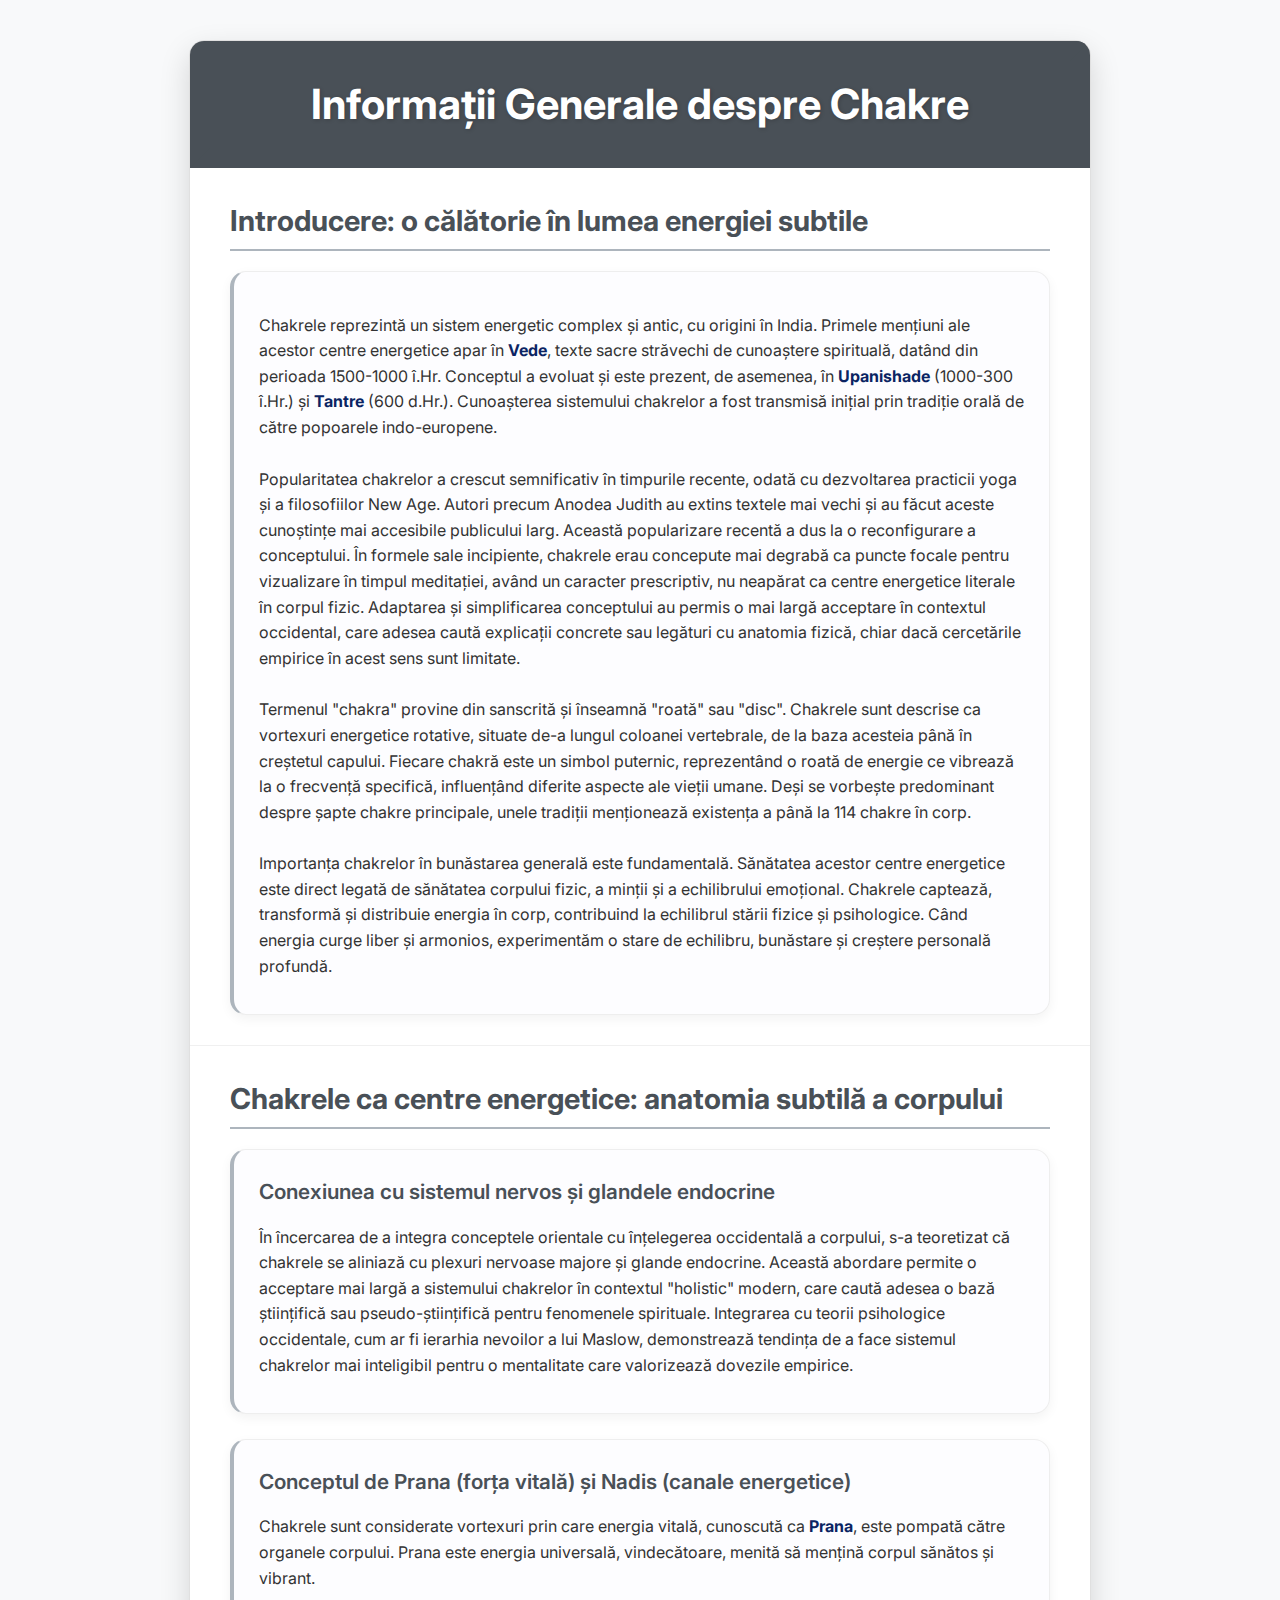
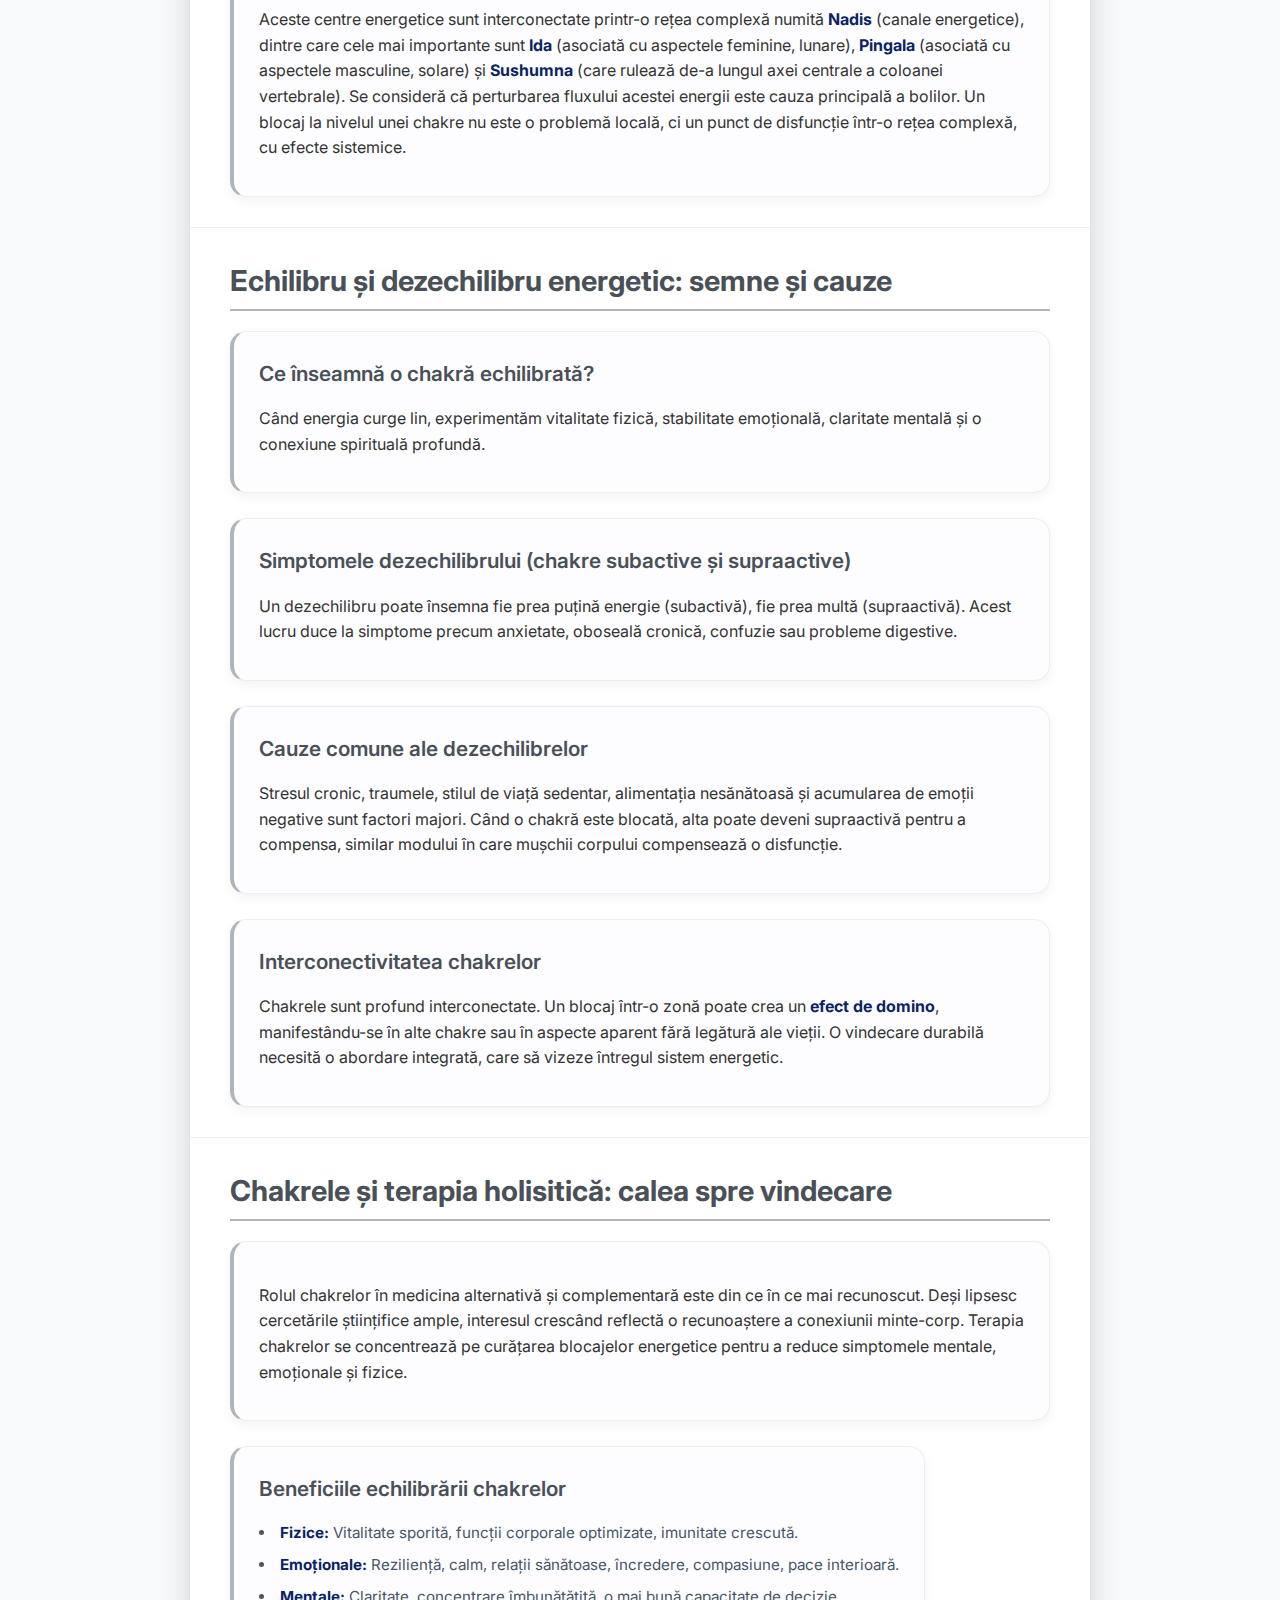
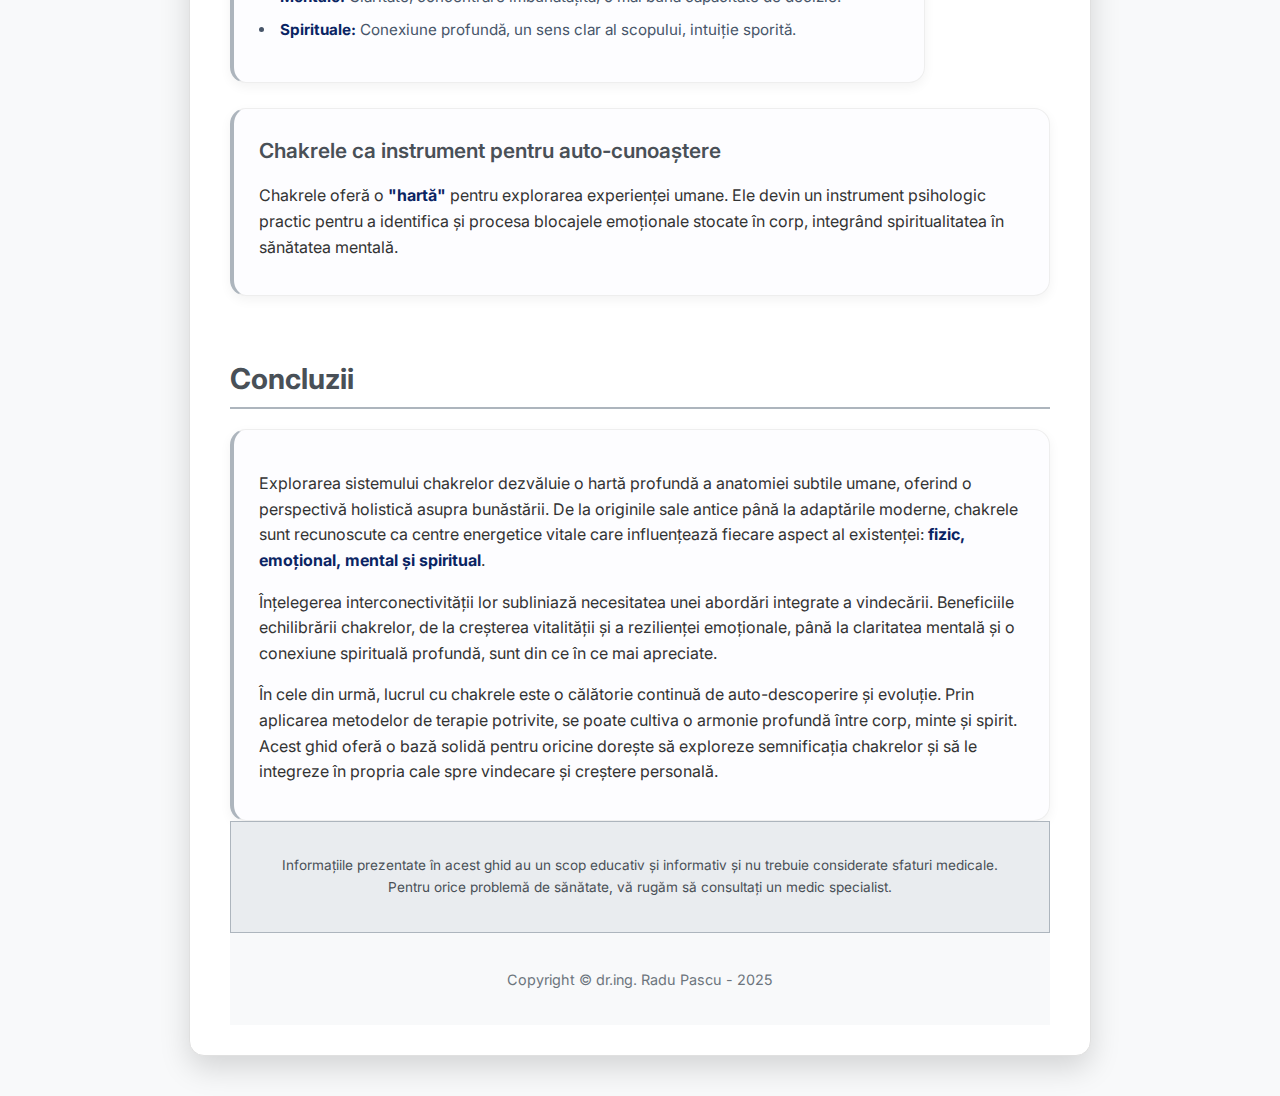
<file: info.html>
<!DOCTYPE html>
<html lang="ro">
<head>
    <meta charset="UTF-8">
    <meta name="viewport" content="width=device-width, initial-scale=1.0">
    <title>Informații Generale despre Chakre</title>
    
    <!-- Google Fonts Link -->
    <link rel="preconnect" href="https://fonts.googleapis.com">
    <link rel="preconnect" href="https://fonts.gstatic.com" crossorigin>
    <link href="https://fonts.googleapis.com/css2?family=Inter:wght@400;600;700&display=swap" rel="stylesheet">

    <!-- External CSS Link -->
    <link rel="stylesheet" href="style.css">
</head>
<body class="chakra-gray-theme">

    <div class="infographic-container">
        <header class="infographic-header">
            <h1>Informații Generale despre Chakre</h1>
        </header>

        <section class="section">
            <h2 class="section-title">Introducere: o călătorie în lumea energiei subtile</h2>
            <div class="section-content">
                <div class="info-card full-width">
                    <p>Chakrele reprezintă un sistem energetic complex și antic, cu origini în India. Primele mențiuni ale acestor centre energetice apar în <strong>Vede</strong>, texte sacre străvechi de cunoaștere spirituală, datând din perioada 1500-1000 î.Hr. Conceptul a evoluat și este prezent, de asemenea, în <strong>Upanishade</strong> (1000-300 î.Hr.) și <strong>Tantre</strong> (600 d.Hr.). Cunoașterea sistemului chakrelor a fost transmisă inițial prin tradiție orală de către popoarele indo-europene.</p>
                    <p>Popularitatea chakrelor a crescut semnificativ în timpurile recente, odată cu dezvoltarea practicii yoga și a filosofiilor New Age. Autori precum Anodea Judith au extins textele mai vechi și au făcut aceste cunoștințe mai accesibile publicului larg. Această popularizare recentă a dus la o reconfigurare a conceptului. În formele sale incipiente, chakrele erau concepute mai degrabă ca puncte focale pentru vizualizare în timpul meditației, având un caracter prescriptiv, nu neapărat ca centre energetice literale în corpul fizic. Adaptarea și simplificarea conceptului au permis o mai largă acceptare în contextul occidental, care adesea caută explicații concrete sau legături cu anatomia fizică, chiar dacă cercetările empirice în acest sens sunt limitate.</p>
                    <p>Termenul "chakra" provine din sanscrită și înseamnă "roată" sau "disc". Chakrele sunt descrise ca vortexuri energetice rotative, situate de-a lungul coloanei vertebrale, de la baza acesteia până în creștetul capului. Fiecare chakră este un simbol puternic, reprezentând o roată de energie ce vibrează la o frecvență specifică, influențând diferite aspecte ale vieții umane. Deși se vorbește predominant despre șapte chakre principale, unele tradiții menționează existența a până la 114 chakre în corp.</p>
                    <p>Importanța chakrelor în bunăstarea generală este fundamentală. Sănătatea acestor centre energetice este direct legată de sănătatea corpului fizic, a minții și a echilibrului emoțional. Chakrele captează, transformă și distribuie energia în corp, contribuind la echilibrul stării fizice și psihologice. Când energia curge liber și armonios, experimentăm o stare de echilibru, bunăstare și creștere personală profundă.</p>
                </div>
            </div>
        </section>

        <section class="section">
            <h2 class="section-title">Chakrele ca centre energetice: anatomia subtilă a corpului</h2>
            <div class="section-content">
                <div class="info-card">
                    <div class="card-content">
                        <h3>Conexiunea cu sistemul nervos și glandele endocrine</h3>
                        <p>În încercarea de a integra conceptele orientale cu înțelegerea occidentală a corpului, s-a teoretizat că chakrele se aliniază cu plexuri nervoase majore și glande endocrine. Această abordare permite o acceptare mai largă a sistemului chakrelor în contextul "holistic" modern, care caută adesea o bază științifică sau pseudo-științifică pentru fenomenele spirituale. Integrarea cu teorii psihologice occidentale, cum ar fi ierarhia nevoilor a lui Maslow, demonstrează tendința de a face sistemul chakrelor mai inteligibil pentru o mentalitate care valorizează dovezile empirice.</p>
                    </div>
                </div>
                <div class="info-card">
                    <div class="card-content">
                        <h3>Conceptul de Prana (forța vitală) și Nadis (canale energetice)</h3>
                        <p>Chakrele sunt considerate vortexuri prin care energia vitală, cunoscută ca <strong>Prana</strong>, este pompată către organele corpului. Prana este energia universală, vindecătoare, menită să mențină corpul sănătos și vibrant.</p>
                        <p>Aceste centre energetice sunt interconectate printr-o rețea complexă numită <strong>Nadis</strong> (canale energetice), dintre care cele mai importante sunt <strong>Ida</strong> (asociată cu aspectele feminine, lunare), <strong>Pingala</strong> (asociată cu aspectele masculine, solare) și <strong>Sushumna</strong> (care rulează de-a lungul axei centrale a coloanei vertebrale). Se consideră că perturbarea fluxului acestei energii este cauza principală a bolilor. Un blocaj la nivelul unei chakre nu este o problemă locală, ci un punct de disfuncție într-o rețea complexă, cu efecte sistemice.</p>
                    </div>
                </div>
            </div>
        </section>

        <section class="section">
            <h2 class="section-title">Echilibru și dezechilibru energetic: semne și cauze</h2>
            <div class="section-content">
                <div class="info-card">
                    <div class="card-content">
                        <h3>Ce înseamnă o chakră echilibrată?</h3>
                        <p>Când energia curge lin, experimentăm vitalitate fizică, stabilitate emoțională, claritate mentală și o conexiune spirituală profundă.</p>
                    </div>
                </div>
                <div class="info-card">
                    <div class="card-content">
                        <h3>Simptomele dezechilibrului (chakre subactive și supraactive)</h3>
                        <p>Un dezechilibru poate însemna fie prea puțină energie (subactivă), fie prea multă (supraactivă). Acest lucru duce la simptome precum anxietate, oboseală cronică, confuzie sau probleme digestive.</p>
                    </div>
                </div>
                <div class="info-card">
                    <div class="card-content">
                        <h3>Cauze comune ale dezechilibrelor</h3>
                        <p>Stresul cronic, traumele, stilul de viață sedentar, alimentația nesănătoasă și acumularea de emoții negative sunt factori majori. Când o chakră este blocată, alta poate deveni supraactivă pentru a compensa, similar modului în care mușchii corpului compensează o disfuncție.</p>
                    </div>
                </div>
                <div class="info-card">
                    <div class="card-content">
                        <h3>Interconectivitatea chakrelor</h3>
                        <p>Chakrele sunt profund interconectate. Un blocaj într-o zonă poate crea un <strong>efect de domino</strong>, manifestându-se în alte chakre sau în aspecte aparent fără legătură ale vieții. O vindecare durabilă necesită o abordare integrată, care să vizeze întregul sistem energetic.</p>
                    </div>
                </div>
            </div>
        </section>
        
        <section class="section">
            <h2 class="section-title">Chakrele și terapia holisitică: calea spre vindecare</h2>
            <div class="section-content">
                <div class="info-card full-width">
                    <div class="card-content">
                         <p>Rolul chakrelor în medicina alternativă și complementară este din ce în ce mai recunoscut. Deși lipsesc cercetările științifice ample, interesul crescând reflectă o recunoaștere a conexiunii minte-corp. Terapia chakrelor se concentrează pe curățarea blocajelor energetice pentru a reduce simptomele mentale, emoționale și fizice.</p>
                    </div>
                </div>
                <div class="info-card">
                    <div class="card-content">
                        <h3>Beneficiile echilibrării chakrelor</h3>
                        <ul>
                            <li><strong>Fizice:</strong> Vitalitate sporită, funcții corporale optimizate, imunitate crescută.</li>
                            <li><strong>Emoționale:</strong> Reziliență, calm, relații sănătoase, încredere, compasiune, pace interioară.</li>
                            <li><strong>Mentale:</strong> Claritate, concentrare îmbunătățită, o mai bună capacitate de decizie.</li>
                            <li><strong>Spirituale:</strong> Conexiune profundă, un sens clar al scopului, intuiție sporită.</li>
                        </ul>
                    </div>
                </div>
                <div class="info-card">
                    <div class="card-content">
                        <h3>Chakrele ca instrument pentru auto-cunoaștere</h3>
                        <p>Chakrele oferă o <strong>"hartă"</strong> pentru explorarea experienței umane. Ele devin un instrument psihologic practic pentru a identifica și procesa blocajele emoționale stocate în corp, integrând spiritualitatea în sănătatea mentală.</p>
                    </div>
                </div>
            </div>
        </section>

        <div class="section">
            <h2 class="section-title">Concluzii</h2>
            <div class="info-card full-width">
                <div class="card-content">
                    <p>Explorarea sistemului chakrelor dezvăluie o hartă profundă a anatomiei subtile umane, oferind o perspectivă holistică asupra bunăstării. De la originile sale antice până la adaptările moderne, chakrele sunt recunoscute ca centre energetice vitale care influențează fiecare aspect al existenței: <strong>fizic, emoțional, mental și spiritual</strong>.</p>
                    <p>Înțelegerea interconectivității lor subliniază necesitatea unei abordări integrate a vindecării. Beneficiile echilibrării chakrelor, de la creșterea vitalității și a rezilienței emoționale, până la claritatea mentală și o conexiune spirituală profundă, sunt din ce în ce mai apreciate.</p>
                    <p>În cele din urmă, lucrul cu chakrele este o călătorie continuă de auto-descoperire și evoluție. Prin aplicarea metodelor de terapie potrivite, se poate cultiva o armonie profundă între corp, minte și spirit. Acest ghid oferă o bază solidă pentru oricine dorește să exploreze semnificația chakrelor și să le integreze în propria cale spre vindecare și creștere personală.</p>
                </div>
            </div>
        </section>
                
        <div class="disclaimer">
            <p>Informațiile prezentate în acest ghid au un scop educativ și informativ și nu trebuie considerate sfaturi medicale. Pentru orice problemă de sănătate, vă rugăm să consultați un medic specialist.</p>
        </div>

        <footer class="footer-copyright">
            <p>Copyright © dr.ing. Radu Pascu - 2025</p>
        </footer>
    </div>

</body>
</html>
</file>
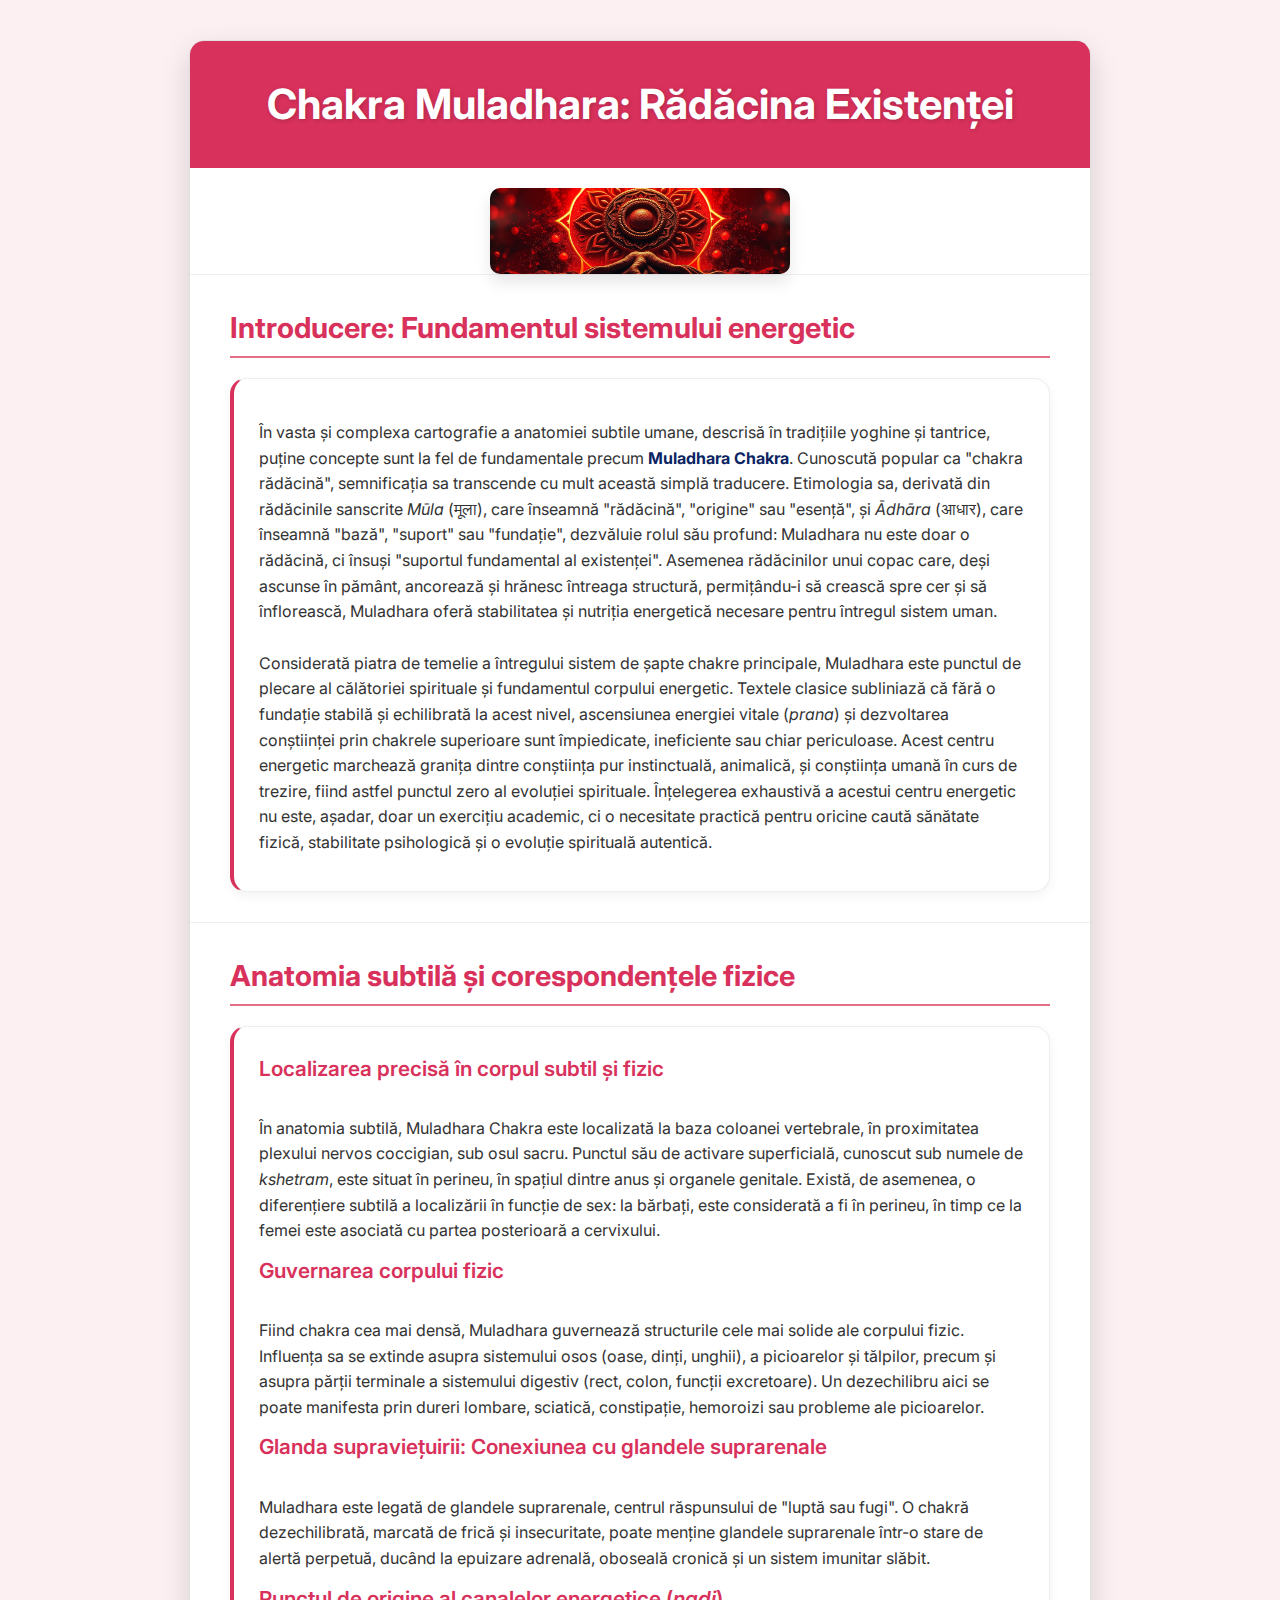
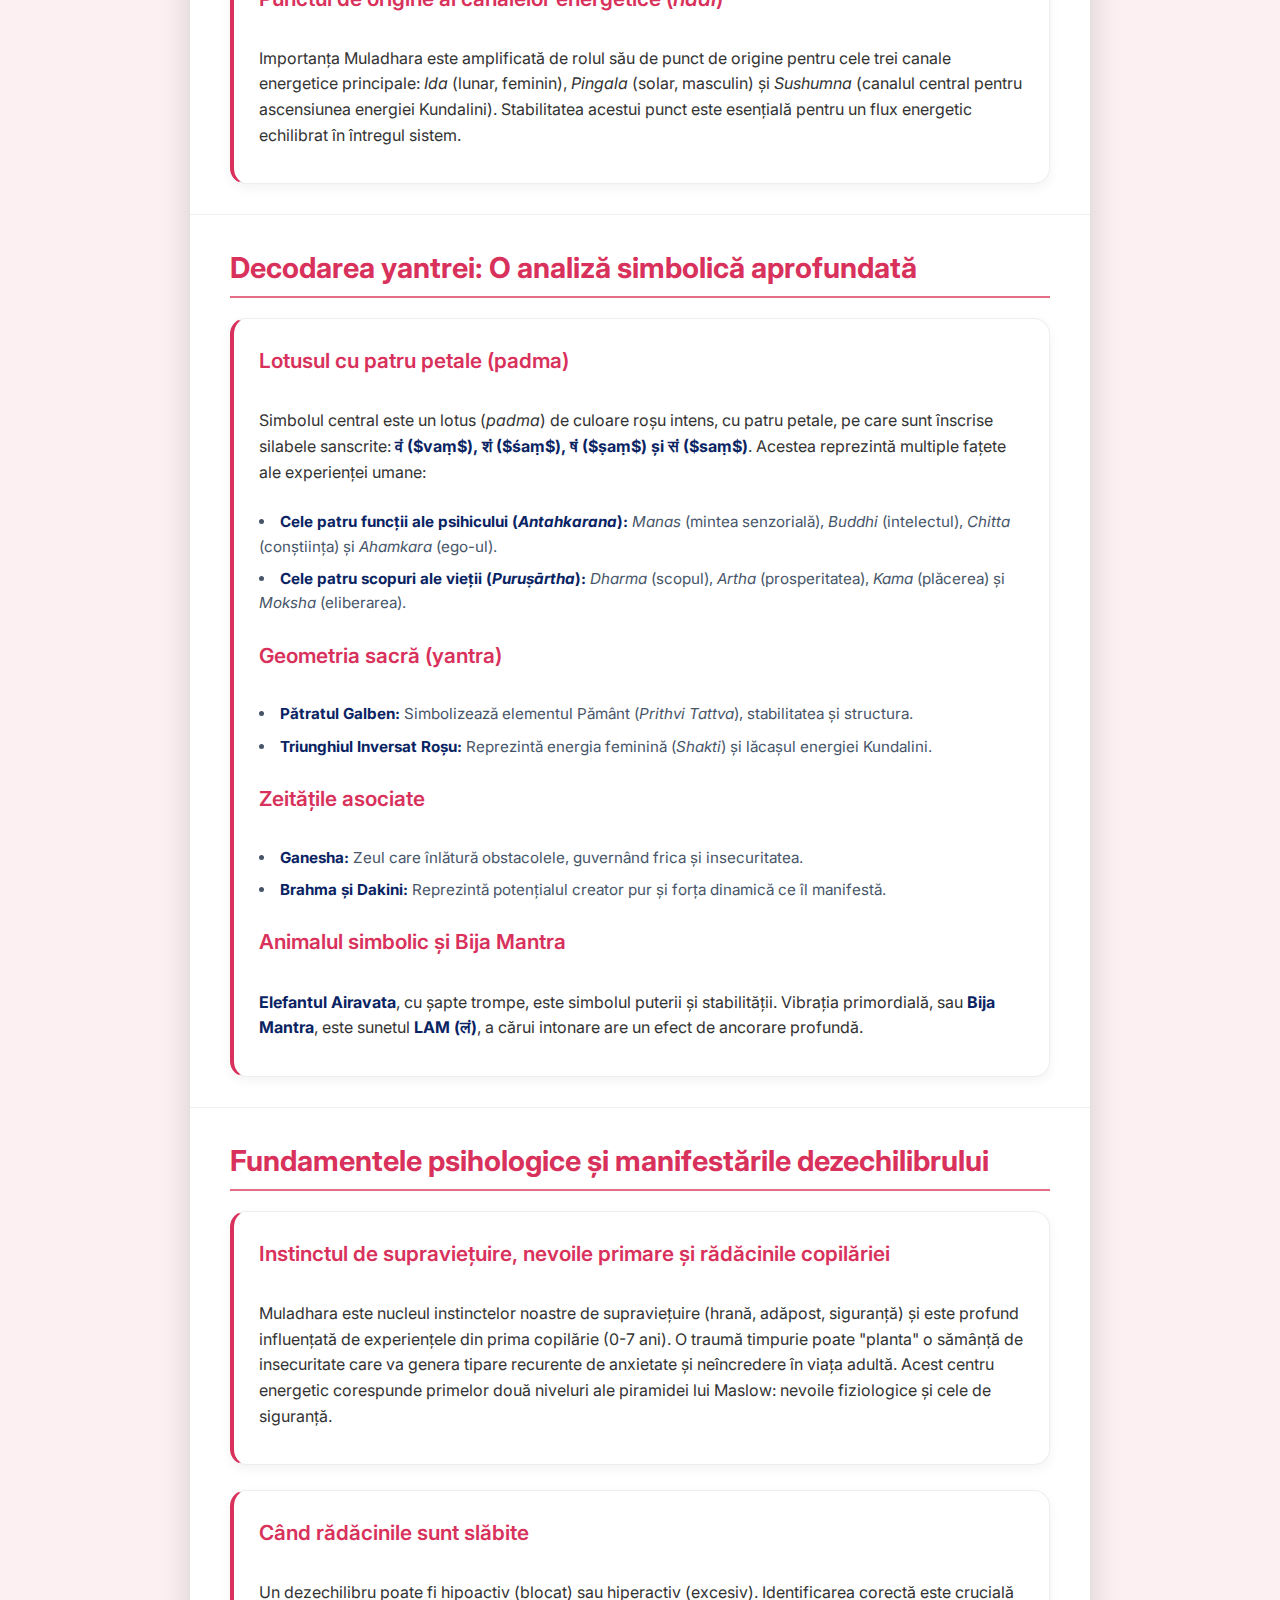
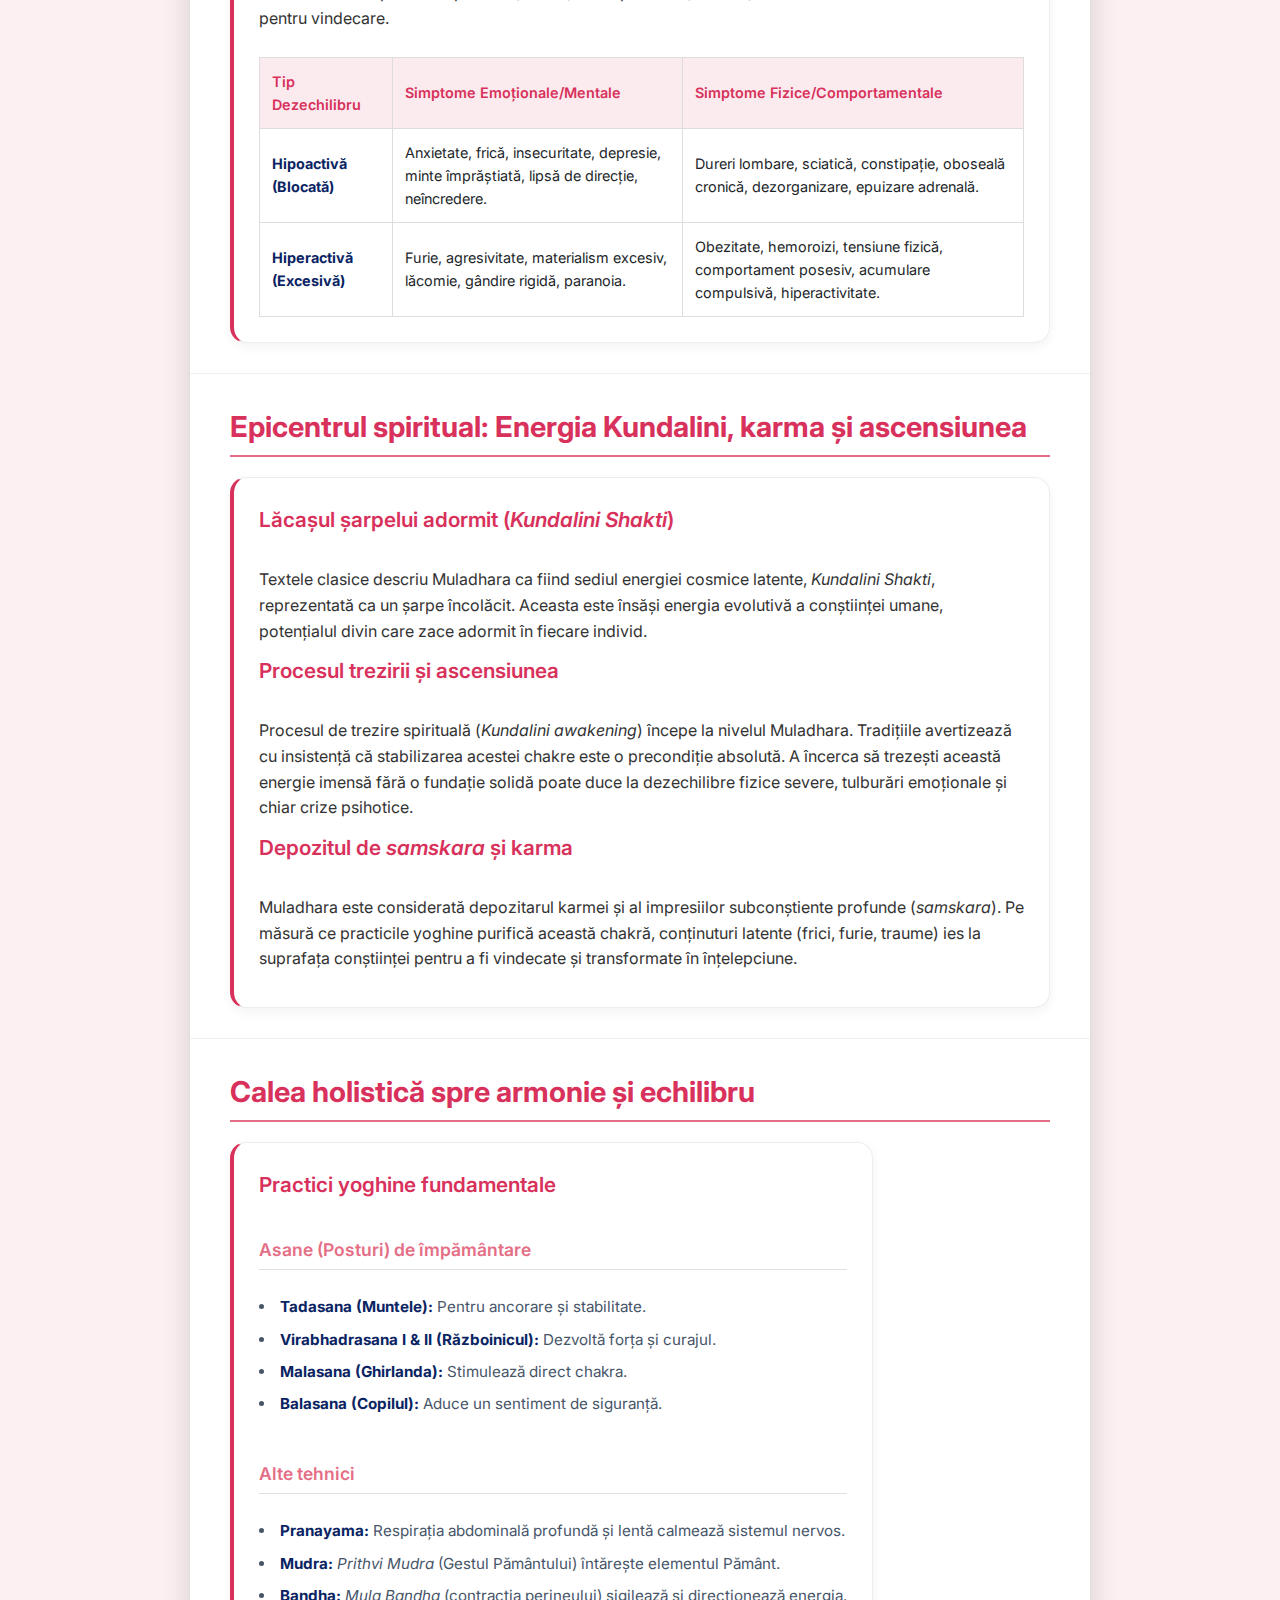
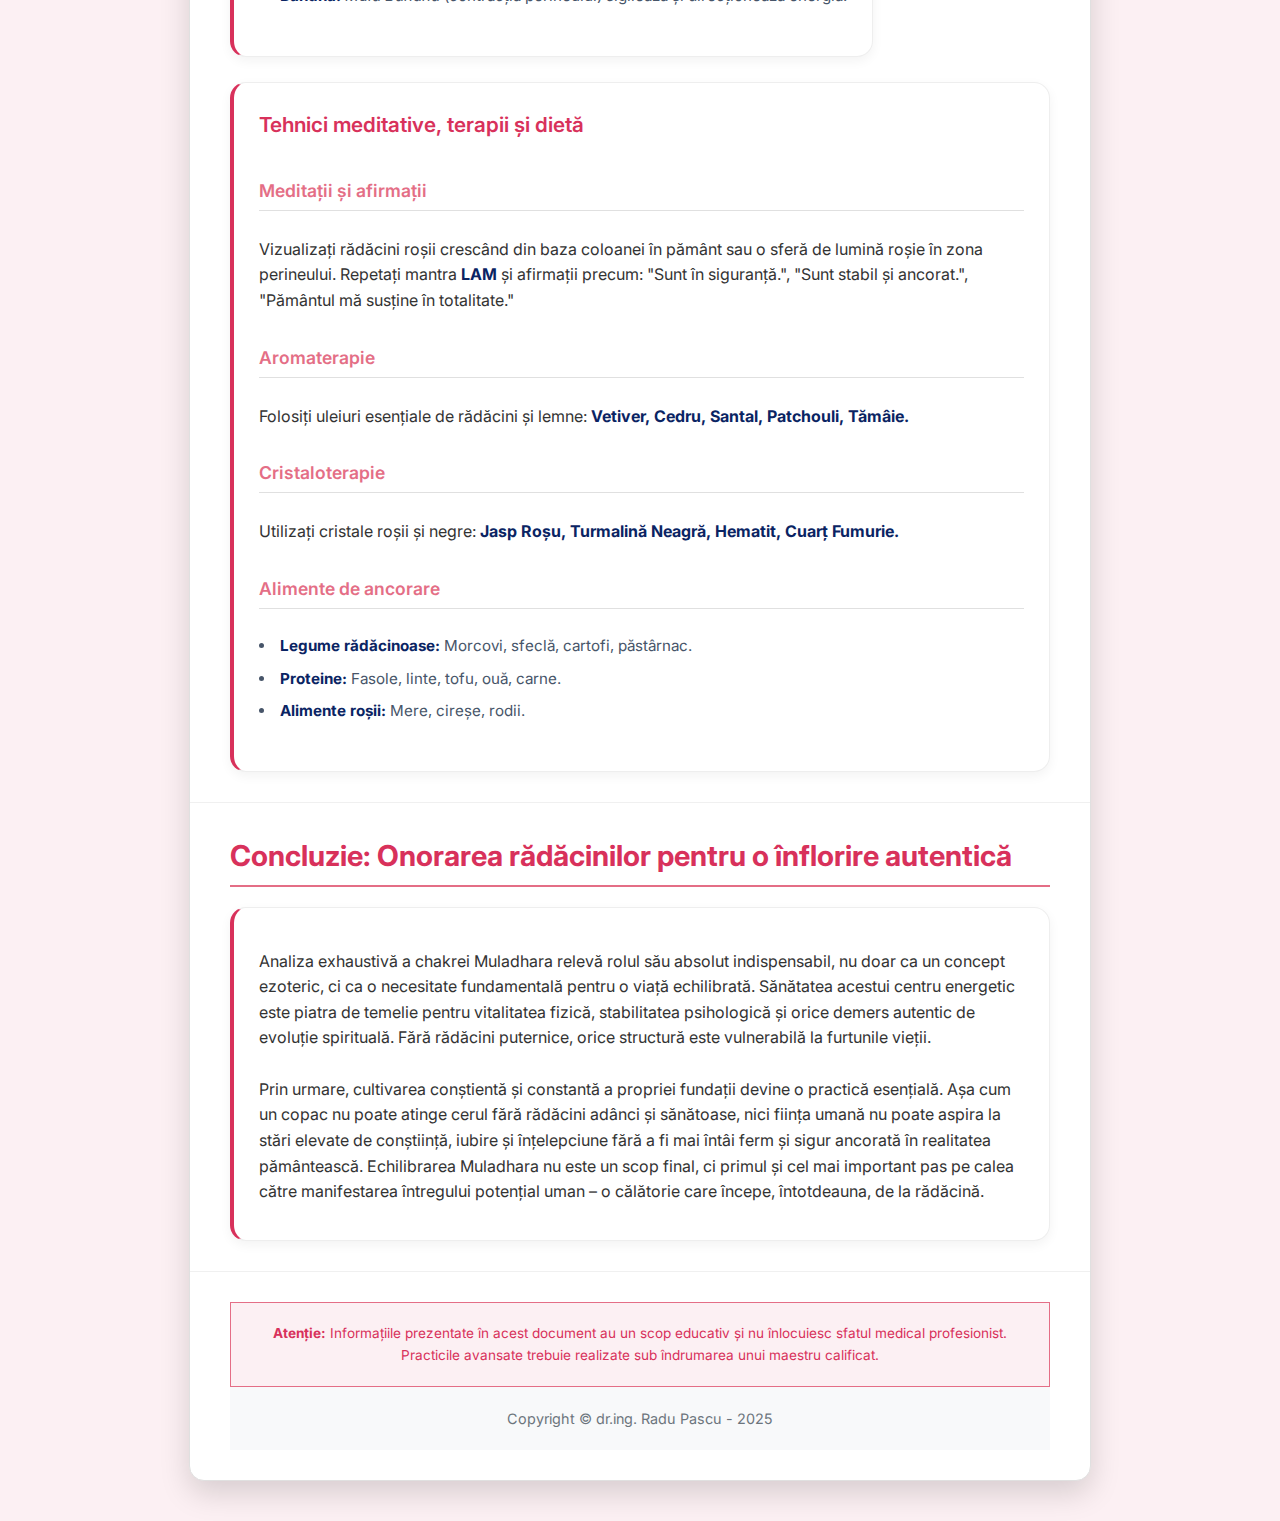
<file: muladhara.html>
<!DOCTYPE html>
<html lang="ro">
<head>
    <meta charset="UTF-8">
    <meta name="viewport" content="width=device-width, initial-scale=1.0">
    <link rel="preconnect" href="https://fonts.googleapis.com">
    <link rel="preconnect" href="https://fonts.gstatic.com" crossorigin>
    <link href="https://fonts.googleapis.com/css2?family=Inter:wght@400;600;700&display=swap" rel="stylesheet">
    <link rel="stylesheet" href="style.css">
    <title>Articol Complet: Chakra Muladhara</title>
</head>
<body oncontextmenu="return false;" oncopy="return false;" class="chakra-red-theme">
    <div class="infographic-container">
        <div class="infographic-header">
            <h1>Chakra Muladhara: Rădăcina Existenței</h1>
        </div>

        <!-- Image Section -->
        <div class="section image-section">
            <div class="section-content">
                <img src="muladhara.png" alt="Simbolul Chakrei Muladhara" class="chakra-image">
            </div>
        </div>

        <div class="section">
            <h2 class="section-title">Introducere: Fundamentul sistemului energetic</h2>
            <div class="section-content">
                <div class="info-card full-width">
                    <p>În vasta și complexa cartografie a anatomiei subtile umane, descrisă în tradițiile yoghine și tantrice, puține concepte sunt la fel de fundamentale precum <strong>Muladhara Chakra</strong>. Cunoscută popular ca "chakra rădăcină", semnificația sa transcende cu mult această simplă traducere. Etimologia sa, derivată din rădăcinile sanscrite <em>Mūla</em> (मूला), care înseamnă "rădăcină", "origine" sau "esență", și <em>Ādhāra</em> (आधार), care înseamnă "bază", "suport" sau "fundație", dezvăluie rolul său profund: Muladhara nu este doar o rădăcină, ci însuși "suportul fundamental al existenței". Asemenea rădăcinilor unui copac care, deși ascunse în pământ, ancorează și hrănesc întreaga structură, permițându-i să crească spre cer și să înflorească, Muladhara oferă stabilitatea și nutriția energetică necesare pentru întregul sistem uman.</p>
                    <p>Considerată piatra de temelie a întregului sistem de șapte chakre principale, Muladhara este punctul de plecare al călătoriei spirituale și fundamentul corpului energetic. Textele clasice subliniază că fără o fundație stabilă și echilibrată la acest nivel, ascensiunea energiei vitale (<em>prana</em>) și dezvoltarea conștiinței prin chakrele superioare sunt împiedicate, ineficiente sau chiar periculoase. Acest centru energetic marchează granița dintre conștiința pur instinctuală, animalică, și conștiința umană în curs de trezire, fiind astfel punctul zero al evoluției spirituale. Înțelegerea exhaustivă a acestui centru energetic nu este, așadar, doar un exercițiu academic, ci o necesitate practică pentru oricine caută sănătate fizică, stabilitate psihologică și o evoluție spirituală autentică.</p>
                </div>
            </div>
        </div>

        <div class="section">
            <h2 class="section-title">Anatomia subtilă și corespondențele fizice</h2>
            <div class="section-content">
                <div class="info-card full-width">
                    <h3>Localizarea precisă în corpul subtil și fizic</h3>
                    <p>În anatomia subtilă, Muladhara Chakra este localizată la baza coloanei vertebrale, în proximitatea plexului nervos coccigian, sub osul sacru. Punctul său de activare superficială, cunoscut sub numele de <em>kshetram</em>, este situat în perineu, în spațiul dintre anus și organele genitale. Există, de asemenea, o diferențiere subtilă a localizării în funcție de sex: la bărbați, este considerată a fi în perineu, în timp ce la femei este asociată cu partea posterioară a cervixului.</p>
                    
                    <h3>Guvernarea corpului fizic</h3>
                    <p>Fiind chakra cea mai densă, Muladhara guvernează structurile cele mai solide ale corpului fizic. Influența sa se extinde asupra sistemului osos (oase, dinți, unghii), a picioarelor și tălpilor, precum și asupra părții terminale a sistemului digestiv (rect, colon, funcții excretoare). Un dezechilibru aici se poate manifesta prin dureri lombare, sciatică, constipație, hemoroizi sau probleme ale picioarelor.</p>

                    <h3>Glanda supraviețuirii: Conexiunea cu glandele suprarenale</h3>
                    <p>Muladhara este legată de glandele suprarenale, centrul răspunsului de "luptă sau fugi". O chakră dezechilibrată, marcată de frică și insecuritate, poate menține glandele suprarenale într-o stare de alertă perpetuă, ducând la epuizare adrenală, oboseală cronică și un sistem imunitar slăbit.</p>

                    <h3>Punctul de origine al canalelor energetice (<em>nadi</em>)</h3>
                    <p>Importanța Muladhara este amplificată de rolul său de punct de origine pentru cele trei canale energetice principale: <em>Ida</em> (lunar, feminin), <em>Pingala</em> (solar, masculin) și <em>Sushumna</em> (canalul central pentru ascensiunea energiei Kundalini). Stabilitatea acestui punct este esențială pentru un flux energetic echilibrat în întregul sistem.</p>
                </div>
            </div>
        </div>
        
        <div class="section">
            <h2 class="section-title">Decodarea yantrei: O analiză simbolică aprofundată</h2>
            <div class="section-content">
                <div class="info-card full-width">
                    <h3>Lotusul cu patru petale (padma)</h3>
                    <p>Simbolul central este un lotus (<em>padma</em>) de culoare roșu intens, cu patru petale, pe care sunt înscrise silabele sanscrite: <strong>वं ($vaṃ$), शं ($śaṃ$), षं ($ṣaṃ$) și सं ($saṃ$)</strong>. Acestea reprezintă multiple fațete ale experienței umane:</p>
                    <ul>
                        <li><strong>Cele patru funcții ale psihicului (<em>Antahkarana</em>):</strong> <em>Manas</em> (mintea senzorială), <em>Buddhi</em> (intelectul), <em>Chitta</em> (conștiința) și <em>Ahamkara</em> (ego-ul).</li>
                        <li><strong>Cele patru scopuri ale vieții (<em>Puruṣārtha</em>):</strong> <em>Dharma</em> (scopul), <em>Artha</em> (prosperitatea), <em>Kama</em> (plăcerea) și <em>Moksha</em> (eliberarea).</li>
                    </ul>

                    <h3>Geometria sacră (yantra)</h3>
                    <ul>
                        <li><strong>Pătratul Galben:</strong> Simbolizează elementul Pământ (<em>Prithvi Tattva</em>), stabilitatea și structura.</li>
                        <li><strong>Triunghiul Inversat Roșu:</strong> Reprezintă energia feminină (<em>Shakti</em>) și lăcașul energiei Kundalini.</li>
                    </ul>

                    <h3>Zeitățile asociate</h3>
                    <ul>
                        <li><strong>Ganesha:</strong> Zeul care înlătură obstacolele, guvernând frica și insecuritatea.</li>
                        <li><strong>Brahma și Dakini:</strong> Reprezintă potențialul creator pur și forța dinamică ce îl manifestă.</li>
                    </ul>
                    
                    <h3>Animalul simbolic și Bija Mantra</h3>
                    <p><strong>Elefantul Airavata</strong>, cu șapte trompe, este simbolul puterii și stabilității. Vibrația primordială, sau <strong>Bija Mantra</strong>, este sunetul <strong>LAM (लं)</strong>, a cărui intonare are un efect de ancorare profundă.</p>
                </div>
            </div>
        </div>

        <div class="section">
            <h2 class="section-title">Fundamentele psihologice și manifestările dezechilibrului</h2>
            <div class="section-content">
                 <div class="info-card">
                    <h3>Instinctul de supraviețuire, nevoile primare și rădăcinile copilăriei</h3>
                    <p>Muladhara este nucleul instinctelor noastre de supraviețuire (hrană, adăpost, siguranță) și este profund influențată de experiențele din prima copilărie (0-7 ani). O traumă timpurie poate "planta" o sămânță de insecuritate care va genera tipare recurente de anxietate și neîncredere în viața adultă. Acest centru energetic corespunde primelor două niveluri ale piramidei lui Maslow: nevoile fiziologice și cele de siguranță.</p>
                 </div>
                <div class="info-card full-width">
                    <h3>Când rădăcinile sunt slăbite</h3>
                    <p>Un dezechilibru poate fi hipoactiv (blocat) sau hiperactiv (excesiv). Identificarea corectă este crucială pentru vindecare.</p>
                    <table>
                        <thead>
                            <tr>
                                <th>Tip Dezechilibru</th>
                                <th>Simptome Emoționale/Mentale</th>
                                <th>Simptome Fizice/Comportamentale</th>
                            </tr>
                        </thead>
                        <tbody>
                            <tr>
                                <td><strong>Hipoactivă (Blocată)</strong></td>
                                <td>Anxietate, frică, insecuritate, depresie, minte împrăștiată, lipsă de direcție, neîncredere.</td>
                                <td>Dureri lombare, sciatică, constipație, oboseală cronică, dezorganizare, epuizare adrenală.</td>
                            </tr>
                            <tr>
                                <td><strong>Hiperactivă (Excesivă)</strong></td>
                                <td>Furie, agresivitate, materialism excesiv, lăcomie, gândire rigidă, paranoia.</td>
                                <td>Obezitate, hemoroizi, tensiune fizică, comportament posesiv, acumulare compulsivă, hiperactivitate.</td>
                            </tr>
                        </tbody>
                    </table>
                </div>
            </div>
        </div>

        <div class="section">
            <h2 class="section-title">Epicentrul spiritual: Energia Kundalini, karma și ascensiunea</h2>
            <div class="section-content">
                <div class="info-card full-width">
                    <h3>Lăcașul șarpelui adormit (<em>Kundalini Shakti</em>)</h3>
                    <p>Textele clasice descriu Muladhara ca fiind sediul energiei cosmice latente, <em>Kundalini Shakti</em>, reprezentată ca un șarpe încolăcit. Aceasta este însăși energia evolutivă a conștiinței umane, potențialul divin care zace adormit în fiecare individ.</p>
                    <h3>Procesul trezirii și ascensiunea</h3>
                    <p>Procesul de trezire spirituală (<em>Kundalini awakening</em>) începe la nivelul Muladhara. Tradițiile avertizează cu insistență că stabilizarea acestei chakre este o precondiție absolută. A încerca să trezești această energie imensă fără o fundație solidă poate duce la dezechilibre fizice severe, tulburări emoționale și chiar crize psihotice.</p>
                    <h3>Depozitul de <em>samskara</em> și karma</h3>
                    <p>Muladhara este considerată depozitarul karmei și al impresiilor subconștiente profunde (<em>samskara</em>). Pe măsură ce practicile yoghine purifică această chakră, conținuturi latente (frici, furie, traume) ies la suprafața conștiinței pentru a fi vindecate și transformate în înțelepciune.</p>
                </div>
            </div>
        </div>

        <div class="section">
            <h2 class="section-title">Calea holistică spre armonie și echilibru</h2>
            <div class="section-content">
                <div class="info-card">
                    <h3>Practici yoghine fundamentale</h3>
                    <h4>Asane (Posturi) de împământare</h4>
                    <ul>
                        <li><strong>Tadasana (Muntele):</strong> Pentru ancorare și stabilitate.</li>
                        <li><strong>Virabhadrasana I & II (Războinicul):</strong> Dezvoltă forța și curajul.</li>
                        <li><strong>Malasana (Ghirlanda):</strong> Stimulează direct chakra.</li>
                        <li><strong>Balasana (Copilul):</strong> Aduce un sentiment de siguranță.</li>
                    </ul>
                     <h4>Alte tehnici</h4>
                     <ul>
                        <li><strong>Pranayama:</strong> Respirația abdominală profundă și lentă calmează sistemul nervos.</li>
                        <li><strong>Mudra:</strong> <em>Prithvi Mudra</em> (Gestul Pământului) întărește elementul Pământ.</li>
                        <li><strong>Bandha:</strong> <em>Mula Bandha</em> (contracția perineului) sigilează și direcționează energia.</li>
                    </ul>
                </div>
                <div class="info-card">
                    <h3>Tehnici meditative, terapii și dietă</h3>
                    <h4>Meditații și afirmații</h4>
                    <p>Vizualizați rădăcini roșii crescând din baza coloanei în pământ sau o sferă de lumină roșie în zona perineului. Repetați mantra <strong>LAM</strong> și afirmații precum: "Sunt în siguranță.", "Sunt stabil și ancorat.", "Pământul mă susține în totalitate."</p>
                    <h4>Aromaterapie</h4>
                    <p>Folosiți uleiuri esențiale de rădăcini și lemne: <strong>Vetiver, Cedru, Santal, Patchouli, Tămâie.</strong></p>
                    <h4>Cristaloterapie</h4>
                    <p>Utilizați cristale roșii și negre: <strong>Jasp Roșu, Turmalină Neagră, Hematit, Cuarț Fumurie.</strong></p>
                    <h4>Alimente de ancorare</h4>
                    <ul>
                        <li><strong>Legume rădăcinoase:</strong> Morcovi, sfeclă, cartofi, păstârnac.</li>
                        <li><strong>Proteine:</strong> Fasole, linte, tofu, ouă, carne.</li>
                        <li><strong>Alimente roșii:</strong> Mere, cireșe, rodii.</li>
                    </ul>
                </div>
            </div>
        </div>

        <div class="section">
            <h2 class="section-title">Concluzie: Onorarea rădăcinilor pentru o înflorire autentică</h2>
            <div class="section-content">
                 <div class="info-card full-width">
                    <p>Analiza exhaustivă a chakrei Muladhara relevă rolul său absolut indispensabil, nu doar ca un concept ezoteric, ci ca o necesitate fundamentală pentru o viață echilibrată. Sănătatea acestui centru energetic este piatra de temelie pentru vitalitatea fizică, stabilitatea psihologică și orice demers autentic de evoluție spirituală. Fără rădăcini puternice, orice structură este vulnerabilă la furtunile vieții.</p>
                    <p>Prin urmare, cultivarea conștientă și constantă a propriei fundații devine o practică esențială. Așa cum un copac nu poate atinge cerul fără rădăcini adânci și sănătoase, nici ființa umană nu poate aspira la stări elevate de conștiință, iubire și înțelepciune fără a fi mai întâi ferm și sigur ancorată în realitatea pământească. Echilibrarea Muladhara nu este un scop final, ci primul și cel mai important pas pe calea către manifestarea întregului potențial uman – o călătorie care începe, întotdeauna, de la rădăcină.</p>
                </div>
            </div>
        </div>
        
        <div class="section">
             <div class="disclaimer">
                <strong>Atenție:</strong> Informațiile prezentate în acest document au un scop educativ și nu înlocuiesc sfatul medical profesionist. Practicile avansate trebuie realizate sub îndrumarea unui maestru calificat.
            </div>
            <div class="footer-copyright">
                Copyright © dr.ing. Radu Pascu - 2025
            </div>
        </div>
    </div>
</body>
</html>
</file>
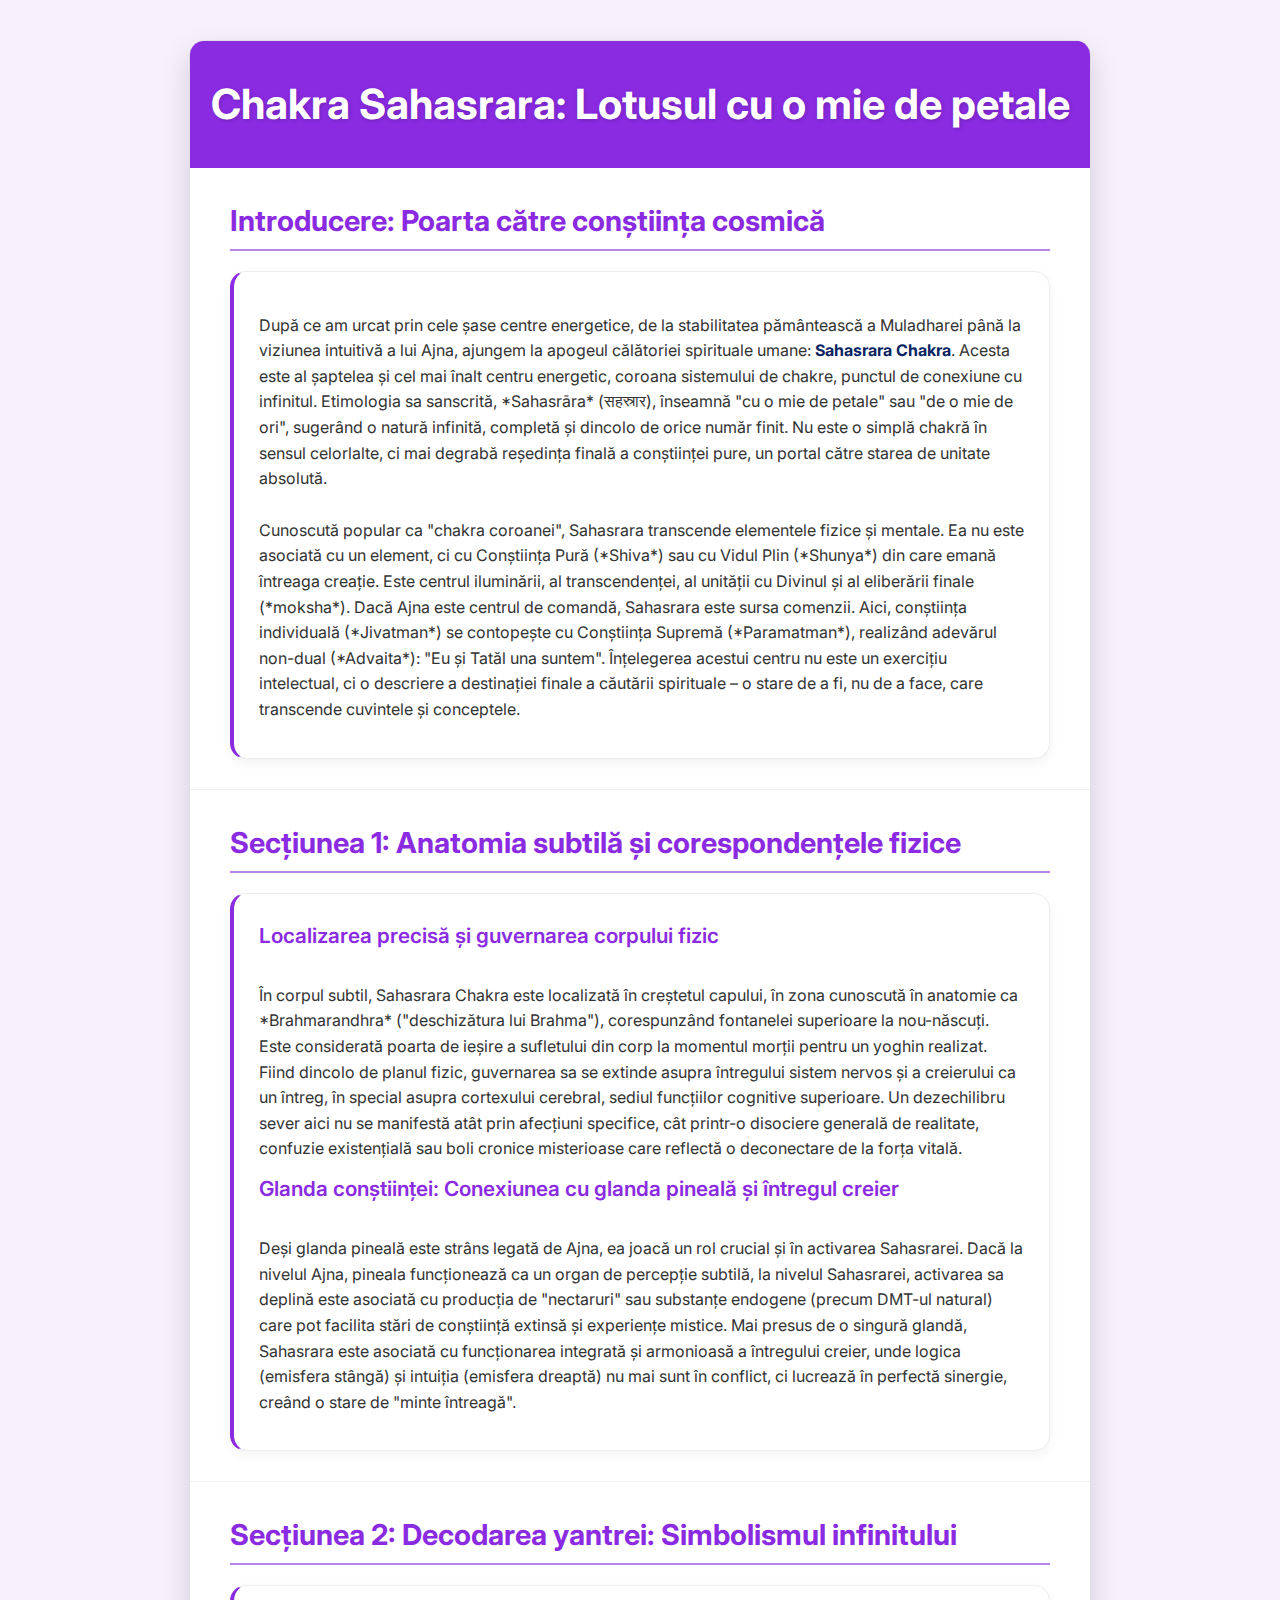
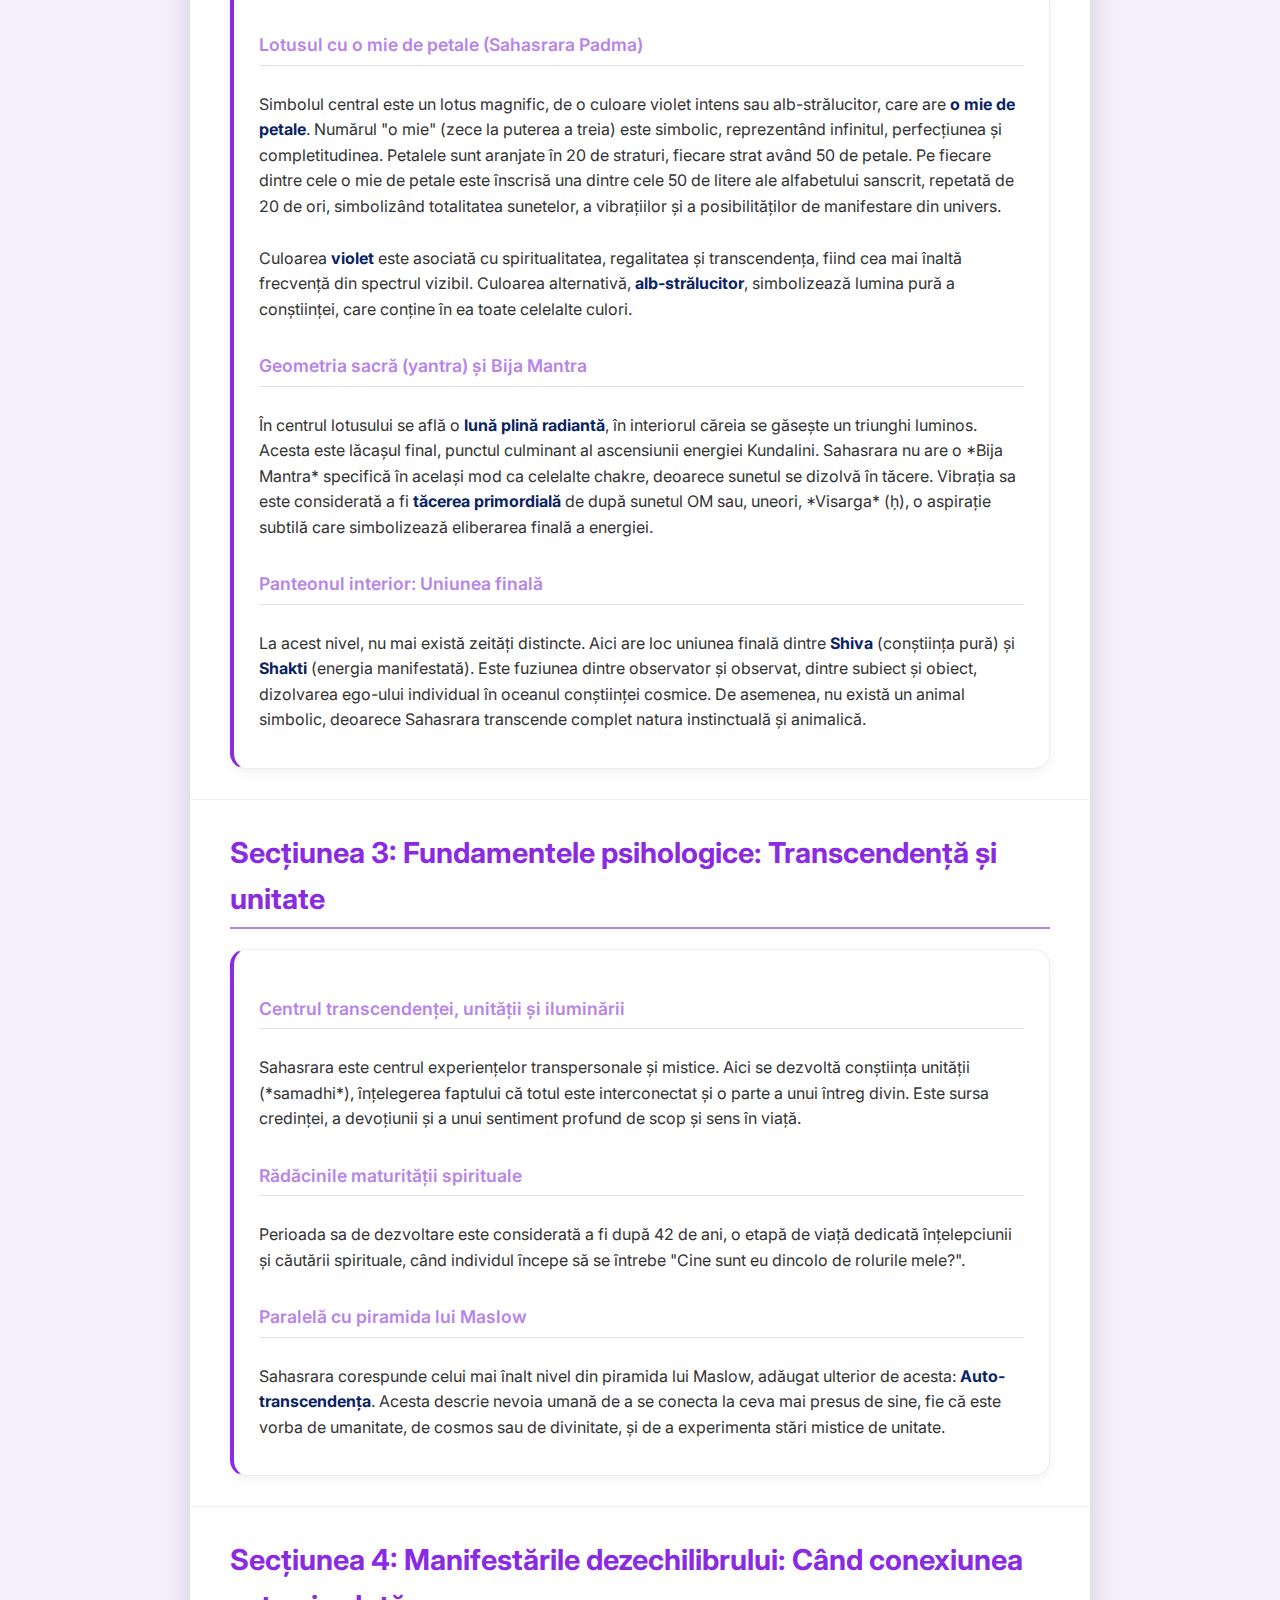
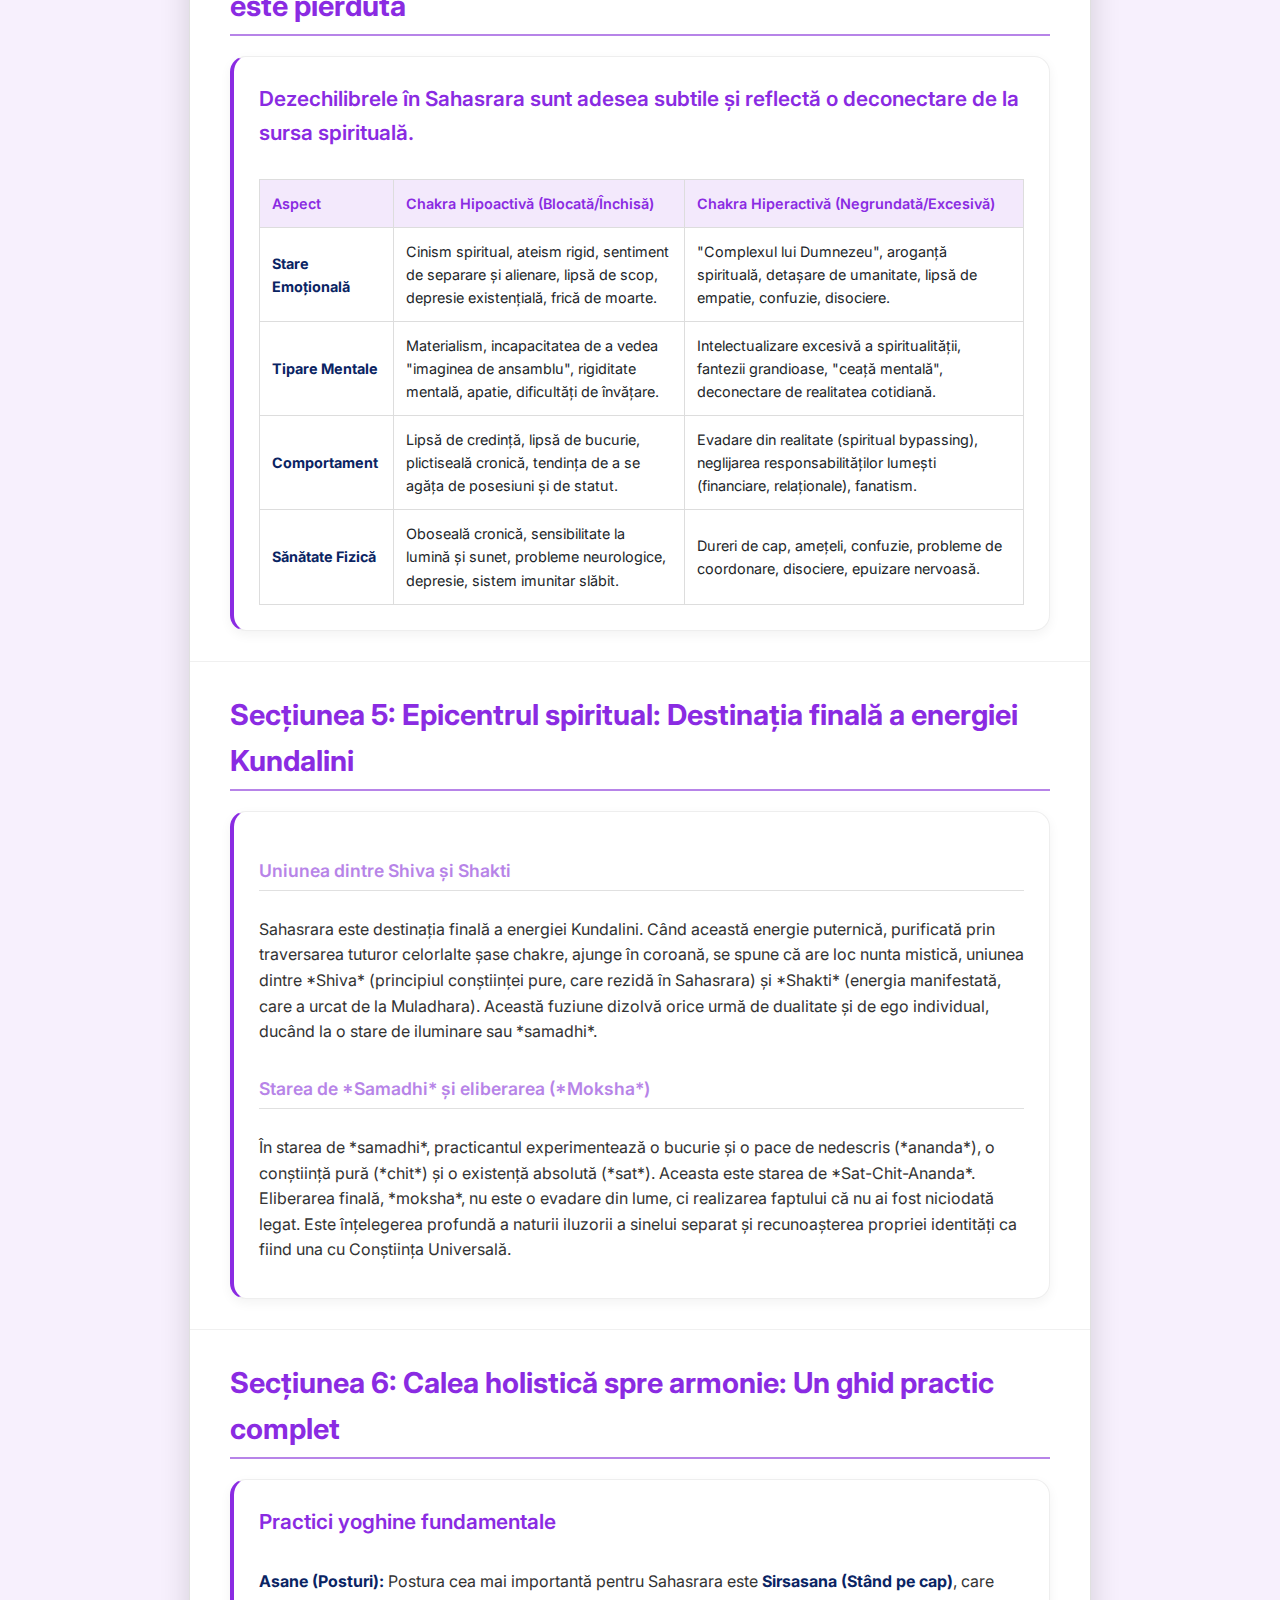
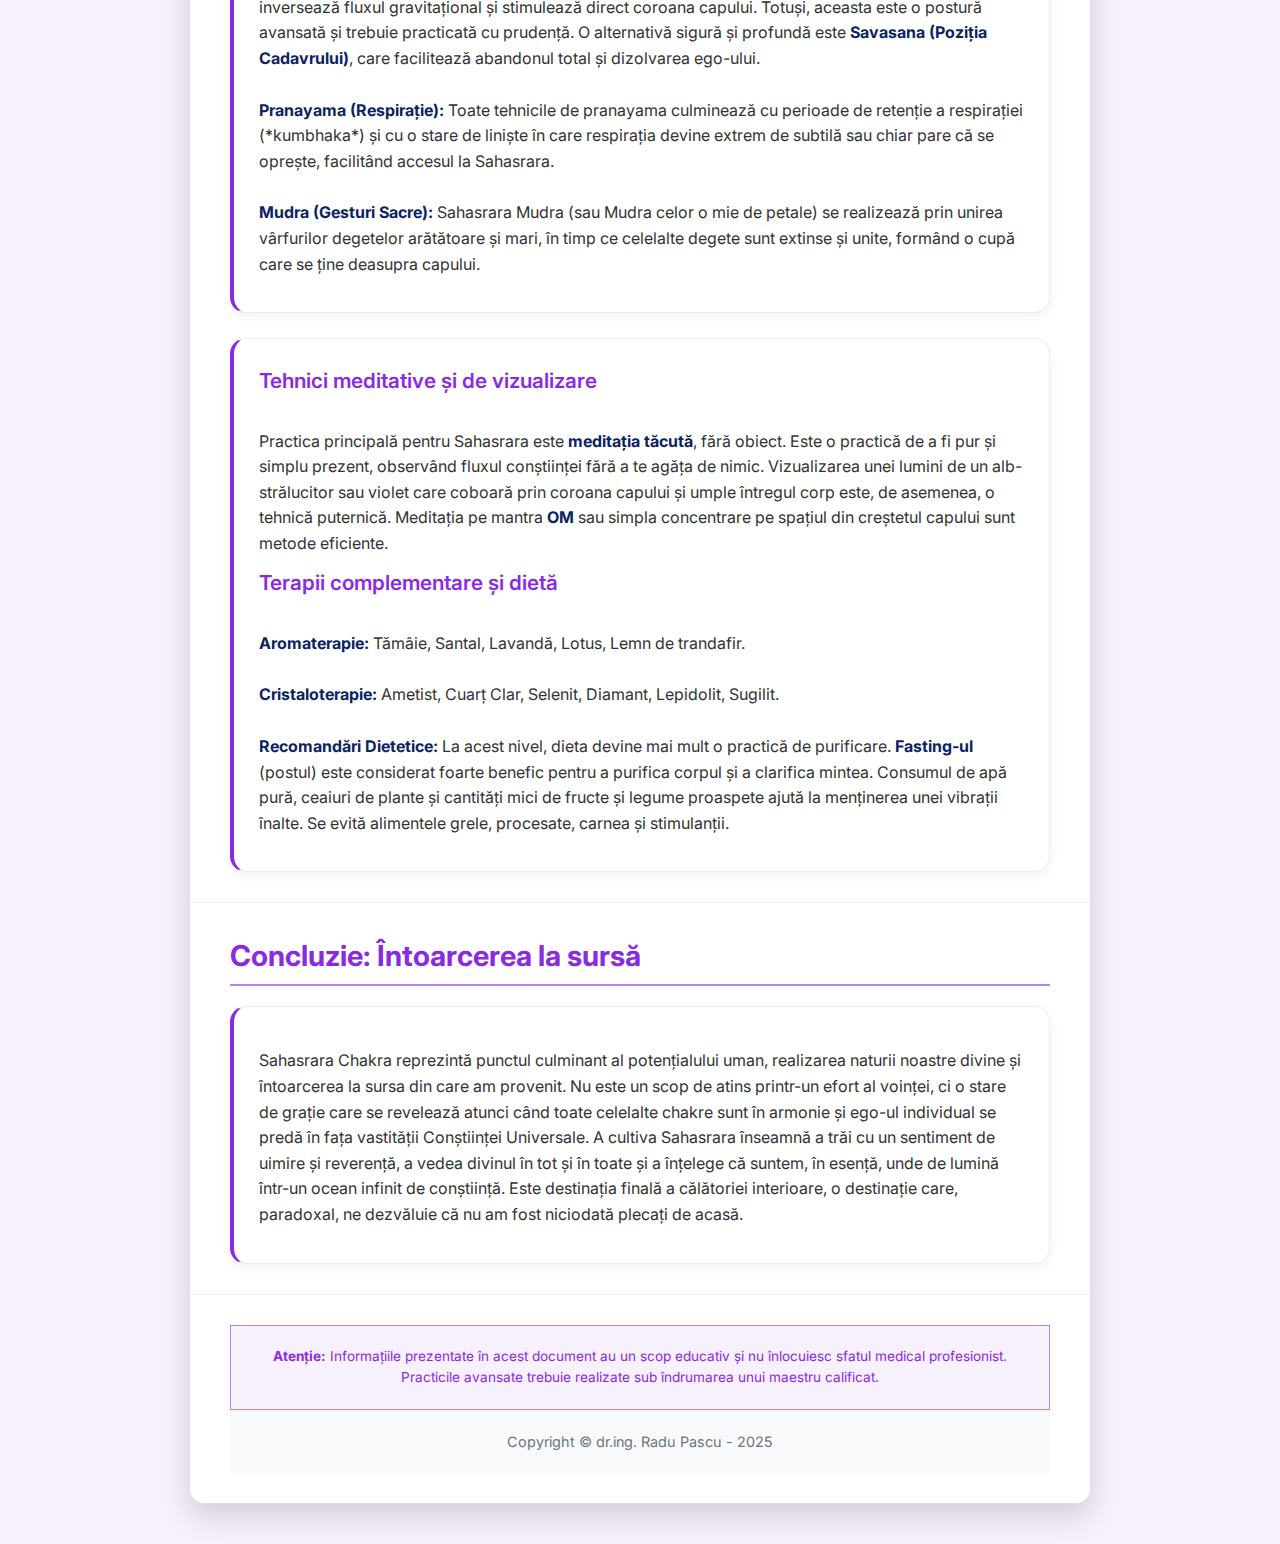
<file: sahasrara.html>
<!DOCTYPE html>
<html lang="ro">
<head>
    <meta charset="UTF-8">
    <meta name="viewport" content="width=device-width, initial-scale=1.0">
    <link rel="preconnect" href="https://fonts.googleapis.com">
    <link rel="preconnect" href="https://fonts.gstatic.com" crossorigin>
    <link href="https://fonts.googleapis.com/css2?family=Inter:wght@400;600;700&display=swap" rel="stylesheet">
    <link rel="stylesheet" href="style.css">
    <title>Articol Complet: Chakra Sahasrara</title>
</head>
<body class="chakra-violet-theme">
    <div class="infographic-container">
        <div class="infographic-header">
            <h1>Chakra Sahasrara: Lotusul cu o mie de petale</h1>
        </div>

        <div class="section">
            <h2 class="section-title">Introducere: Poarta către conștiința cosmică</h2>
            <div class="section-content">
                <div class="info-card full-width">
                    <p>După ce am urcat prin cele șase centre energetice, de la stabilitatea pământească a Muladharei până la viziunea intuitivă a lui Ajna, ajungem la apogeul călătoriei spirituale umane: <strong>Sahasrara Chakra</strong>. Acesta este al șaptelea și cel mai înalt centru energetic, coroana sistemului de chakre, punctul de conexiune cu infinitul. Etimologia sa sanscrită, *Sahasrāra* (सहस्रार), înseamnă "cu o mie de petale" sau "de o mie de ori", sugerând o natură infinită, completă și dincolo de orice număr finit. Nu este o simplă chakră în sensul celorlalte, ci mai degrabă reședința finală a conștiinței pure, un portal către starea de unitate absolută.</p>
                    <p>Cunoscută popular ca "chakra coroanei", Sahasrara transcende elementele fizice și mentale. Ea nu este asociată cu un element, ci cu Conștiința Pură (*Shiva*) sau cu Vidul Plin (*Shunya*) din care emană întreaga creație. Este centrul iluminării, al transcendenței, al unității cu Divinul și al eliberării finale (*moksha*). Dacă Ajna este centrul de comandă, Sahasrara este sursa comenzii. Aici, conștiința individuală (*Jivatman*) se contopește cu Conștiința Supremă (*Paramatman*), realizând adevărul non-dual (*Advaita*): "Eu și Tatăl una suntem". Înțelegerea acestui centru nu este un exercițiu intelectual, ci o descriere a destinației finale a căutării spirituale – o stare de a fi, nu de a face, care transcende cuvintele și conceptele.</p>
                </div>
            </div>
        </div>

        <div class="section">
            <h2 class="section-title">Secțiunea 1: Anatomia subtilă și corespondențele fizice</h2>
            <div class="section-content">
                <div class="info-card full-width">
                    <h3>Localizarea precisă și guvernarea corpului fizic</h3>
                    <p>În corpul subtil, Sahasrara Chakra este localizată în creștetul capului, în zona cunoscută în anatomie ca *Brahmarandhra* ("deschizătura lui Brahma"), corespunzând fontanelei superioare la nou-născuți. Este considerată poarta de ieșire a sufletului din corp la momentul morții pentru un yoghin realizat. Fiind dincolo de planul fizic, guvernarea sa se extinde asupra întregului sistem nervos și a creierului ca un întreg, în special asupra cortexului cerebral, sediul funcțiilor cognitive superioare. Un dezechilibru sever aici nu se manifestă atât prin afecțiuni specifice, cât printr-o disociere generală de realitate, confuzie existențială sau boli cronice misterioase care reflectă o deconectare de la forța vitală.</p>
                    <h3>Glanda conștiinței: Conexiunea cu glanda pineală și întregul creier</h3>
                    <p>Deși glanda pineală este strâns legată de Ajna, ea joacă un rol crucial și în activarea Sahasrarei. Dacă la nivelul Ajna, pineala funcționează ca un organ de percepție subtilă, la nivelul Sahasrarei, activarea sa deplină este asociată cu producția de "nectaruri" sau substanțe endogene (precum DMT-ul natural) care pot facilita stări de conștiință extinsă și experiențe mistice. Mai presus de o singură glandă, Sahasrara este asociată cu funcționarea integrată și armonioasă a întregului creier, unde logica (emisfera stângă) și intuiția (emisfera dreaptă) nu mai sunt în conflict, ci lucrează în perfectă sinergie, creând o stare de "minte întreagă".</p>
                </div>
            </div>
        </div>
        
        <div class="section">
            <h2 class="section-title">Secțiunea 2: Decodarea yantrei: Simbolismul infinitului</h2>
            <div class="section-content">
                <div class="info-card full-width">
                    <h4>Lotusul cu o mie de petale (Sahasrara Padma)</h4>
                    <p>Simbolul central este un lotus magnific, de o culoare violet intens sau alb-strălucitor, care are <strong>o mie de petale</strong>. Numărul "o mie" (zece la puterea a treia) este simbolic, reprezentând infinitul, perfecțiunea și completitudinea. Petalele sunt aranjate în 20 de straturi, fiecare strat având 50 de petale. Pe fiecare dintre cele o mie de petale este înscrisă una dintre cele 50 de litere ale alfabetului sanscrit, repetată de 20 de ori, simbolizând totalitatea sunetelor, a vibrațiilor și a posibilităților de manifestare din univers.</p>
                    <p>Culoarea <strong>violet</strong> este asociată cu spiritualitatea, regalitatea și transcendența, fiind cea mai înaltă frecvență din spectrul vizibil. Culoarea alternativă, <strong>alb-strălucitor</strong>, simbolizează lumina pură a conștiinței, care conține în ea toate celelalte culori.</p>
                    <h4>Geometria sacră (yantra) și Bija Mantra</h4>
                    <p>În centrul lotusului se află o <strong>lună plină radiantă</strong>, în interiorul căreia se găsește un triunghi luminos. Acesta este lăcașul final, punctul culminant al ascensiunii energiei Kundalini. Sahasrara nu are o *Bija Mantra* specifică în același mod ca celelalte chakre, deoarece sunetul se dizolvă în tăcere. Vibrația sa este considerată a fi <strong>tăcerea primordială</strong> de după sunetul OM sau, uneori, *Visarga* (ḥ), o aspirație subtilă care simbolizează eliberarea finală a energiei.</p>
                    <h4>Panteonul interior: Uniunea finală</h4>
                    <p>La acest nivel, nu mai există zeități distincte. Aici are loc uniunea finală dintre <strong>Shiva</strong> (conștiința pură) și <strong>Shakti</strong> (energia manifestată). Este fuziunea dintre observator și observat, dintre subiect și obiect, dizolvarea ego-ului individual în oceanul conștiinței cosmice. De asemenea, nu există un animal simbolic, deoarece Sahasrara transcende complet natura instinctuală și animalică.</p>
                </div>
            </div>
        </div>

        <div class="section">
            <h2 class="section-title">Secțiunea 3: Fundamentele psihologice: Transcendență și unitate</h2>
            <div class="section-content">
                 <div class="info-card full-width">
                    <h4>Centrul transcendenței, unității și iluminării</h4>
                    <p>Sahasrara este centrul experiențelor transpersonale și mistice. Aici se dezvoltă conștiința unității (*samadhi*), înțelegerea faptului că totul este interconectat și o parte a unui întreg divin. Este sursa credinței, a devoțiunii și a unui sentiment profund de scop și sens în viață.</p>
                    <h4>Rădăcinile maturității spirituale</h4>
                    <p>Perioada sa de dezvoltare este considerată a fi după 42 de ani, o etapă de viață dedicată înțelepciunii și căutării spirituale, când individul începe să se întrebe "Cine sunt eu dincolo de rolurile mele?".</p>
                    <h4>Paralelă cu piramida lui Maslow</h4>
                    <p>Sahasrara corespunde celui mai înalt nivel din piramida lui Maslow, adăugat ulterior de acesta: <strong>Auto-transcendența</strong>. Acesta descrie nevoia umană de a se conecta la ceva mai presus de sine, fie că este vorba de umanitate, de cosmos sau de divinitate, și de a experimenta stări mistice de unitate.</p>
                 </div>
            </div>
        </div>
        
        <div class="section">
            <h2 class="section-title">Secțiunea 4: Manifestările dezechilibrului: Când conexiunea este pierdută</h2>
            <div class="section-content">
                <div class="info-card full-width">
                    <h3>Dezechilibrele în Sahasrara sunt adesea subtile și reflectă o deconectare de la sursa spirituală.</h3>
                    <table>
                        <thead>
                            <tr>
                                <th>Aspect</th>
                                <th>Chakra Hipoactivă (Blocată/Închisă)</th>
                                <th>Chakra Hiperactivă (Negrundată/Excesivă)</th>
                            </tr>
                        </thead>
                        <tbody>
                            <tr>
                                <td><strong>Stare Emoțională</strong></td>
                                <td>Cinism spiritual, ateism rigid, sentiment de separare și alienare, lipsă de scop, depresie existențială, frică de moarte.</td>
                                <td>"Complexul lui Dumnezeu", aroganță spirituală, detașare de umanitate, lipsă de empatie, confuzie, disociere.</td>
                            </tr>
                            <tr>
                                <td><strong>Tipare Mentale</strong></td>
                                <td>Materialism, incapacitatea de a vedea "imaginea de ansamblu", rigiditate mentală, apatie, dificultăți de învățare.</td>
                                <td>Intelectualizare excesivă a spiritualității, fantezii grandioase, "ceață mentală", deconectare de realitatea cotidiană.</td>
                            </tr>
                            <tr>
                                <td><strong>Comportament</strong></td>
                                <td>Lipsă de credință, lipsă de bucurie, plictiseală cronică, tendința de a se agăța de posesiuni și de statut.</td>
                                <td>Evadare din realitate (spiritual bypassing), neglijarea responsabilităților lumești (financiare, relaționale), fanatism.</td>
                            </tr>
                            <tr>
                                <td><strong>Sănătate Fizică</strong></td>
                                <td>Oboseală cronică, sensibilitate la lumină și sunet, probleme neurologice, depresie, sistem imunitar slăbit.</td>
                                <td>Dureri de cap, amețeli, confuzie, probleme de coordonare, disociere, epuizare nervoasă.</td>
                            </tr>
                        </tbody>
                    </table>
                </div>
            </div>
        </div>
        
        <div class="section">
            <h2 class="section-title">Secțiunea 5: Epicentrul spiritual: Destinația finală a energiei Kundalini</h2>
            <div class="section-content">
                <div class="info-card full-width">
                    <h4>Uniunea dintre Shiva și Shakti</h4>
                    <p>Sahasrara este destinația finală a energiei Kundalini. Când această energie puternică, purificată prin traversarea tuturor celorlalte șase chakre, ajunge în coroană, se spune că are loc nunta mistică, uniunea dintre *Shiva* (principiul conștiinței pure, care rezidă în Sahasrara) și *Shakti* (energia manifestată, care a urcat de la Muladhara). Această fuziune dizolvă orice urmă de dualitate și de ego individual, ducând la o stare de iluminare sau *samadhi*.</p>
                    <h4>Starea de *Samadhi* și eliberarea (*Moksha*)</h4>
                    <p>În starea de *samadhi*, practicantul experimentează o bucurie și o pace de nedescris (*ananda*), o conștiință pură (*chit*) și o existență absolută (*sat*). Aceasta este starea de *Sat-Chit-Ananda*. Eliberarea finală, *moksha*, nu este o evadare din lume, ci realizarea faptului că nu ai fost niciodată legat. Este înțelegerea profundă a naturii iluzorii a sinelui separat și recunoașterea propriei identități ca fiind una cu Conștiința Universală.</p>
                </div>
            </div>
        </div>

        <div class="section">
            <h2 class="section-title">Secțiunea 6: Calea holistică spre armonie: Un ghid practic complet</h2>
            <div class="section-content">
                <div class="info-card">
                    <h3>Practici yoghine fundamentale</h3>
                    <p><strong>Asane (Posturi):</strong> Postura cea mai importantă pentru Sahasrara este <strong>Sirsasana (Stând pe cap)</strong>, care inversează fluxul gravitațional și stimulează direct coroana capului. Totuși, aceasta este o postură avansată și trebuie practicată cu prudență. O alternativă sigură și profundă este <strong>Savasana (Poziția Cadavrului)</strong>, care facilitează abandonul total și dizolvarea ego-ului.</p>
                    <p><strong>Pranayama (Respirație):</strong> Toate tehnicile de pranayama culminează cu perioade de retenție a respirației (*kumbhaka*) și cu o stare de liniște în care respirația devine extrem de subtilă sau chiar pare că se oprește, facilitând accesul la Sahasrara.</p>
                    <p><strong>Mudra (Gesturi Sacre):</strong> Sahasrara Mudra (sau Mudra celor o mie de petale) se realizează prin unirea vârfurilor degetelor arătătoare și mari, în timp ce celelalte degete sunt extinse și unite, formând o cupă care se ține deasupra capului.</p>
                </div>
                <div class="info-card">
                    <h3>Tehnici meditative și de vizualizare</h3>
                    <p>Practica principală pentru Sahasrara este <strong>meditația tăcută</strong>, fără obiect. Este o practică de a fi pur și simplu prezent, observând fluxul conștiinței fără a te agăța de nimic. Vizualizarea unei lumini de un alb-strălucitor sau violet care coboară prin coroana capului și umple întregul corp este, de asemenea, o tehnică puternică. Meditația pe mantra <strong>OM</strong> sau simpla concentrare pe spațiul din creștetul capului sunt metode eficiente.</p>
                    <h3>Terapii complementare și dietă</h3>
                    <p><strong>Aromaterapie:</strong> Tămâie, Santal, Lavandă, Lotus, Lemn de trandafir.</p>
                    <p><strong>Cristaloterapie:</strong> Ametist, Cuarț Clar, Selenit, Diamant, Lepidolit, Sugilit.</p>
                    <p><strong>Recomandări Dietetice:</strong> La acest nivel, dieta devine mai mult o practică de purificare. <strong>Fasting-ul</strong> (postul) este considerat foarte benefic pentru a purifica corpul și a clarifica mintea. Consumul de apă pură, ceaiuri de plante și cantități mici de fructe și legume proaspete ajută la menținerea unei vibrații înalte. Se evită alimentele grele, procesate, carnea și stimulanții.</p>
                </div>
            </div>
        </div>
        
        <div class="section">
            <h2 class="section-title">Concluzie: Întoarcerea la sursă</h2>
            <div class="section-content">
                <div class="info-card full-width">
                    <p>Sahasrara Chakra reprezintă punctul culminant al potențialului uman, realizarea naturii noastre divine și întoarcerea la sursa din care am provenit. Nu este un scop de atins printr-un efort al voinței, ci o stare de grație care se revelează atunci când toate celelalte chakre sunt în armonie și ego-ul individual se predă în fața vastității Conștiinței Universale. A cultiva Sahasrara înseamnă a trăi cu un sentiment de uimire și reverență, a vedea divinul în tot și în toate și a înțelege că suntem, în esență, unde de lumină într-un ocean infinit de conștiință. Este destinația finală a călătoriei interioare, o destinație care, paradoxal, ne dezvăluie că nu am fost niciodată plecați de acasă.</p>
                </div>
            </div>
        </div>

        <div class="section">
             <div class="disclaimer">
                <strong>Atenție:</strong> Informațiile prezentate în acest document au un scop educativ și nu înlocuiesc sfatul medical profesionist. Practicile avansate trebuie realizate sub îndrumarea unui maestru calificat.
            </div>
            <div class="footer-copyright">
                Copyright © dr.ing. Radu Pascu - 2025
            </div>
        </div>
    </div>

    <script>
        // Script de securitate pentru a bloca copierea și uneltele de dezvoltator
        document.addEventListener('contextmenu', event => event.preventDefault()); // Blochează clicul dreapta

        document.addEventListener('keydown', function(e) {
            // Blochează Ctrl+C (Copiere)
            if (e.ctrlKey && e.key === 'c') {
                e.preventDefault();
            }
            // Blochează Ctrl+U (View Source)
            if (e.ctrlKey && e.key === 'u') {
                e.preventDefault();
            }
            // Blochează F12 (Developer Tools)
            if (e.key === 'F12') {
                e.preventDefault();
            }
            // Blochează Ctrl+Shift+I (Developer Tools)
            if (e.ctrlKey && e.shiftKey && e.key === 'I') {
                e.preventDefault();
            }
             // Blochează Ctrl+Shift+J (Developer Tools Console)
            if (e.ctrlKey && e.shiftKey && e.key === 'J') {
                e.preventDefault();
            }
        });

        // Activați primul tab la încărcarea paginii
        document.addEventListener("DOMContentLoaded", function() {
            document.querySelector('.tab-button').click();
        });
    </script>
    
</body>
</html>
</file>
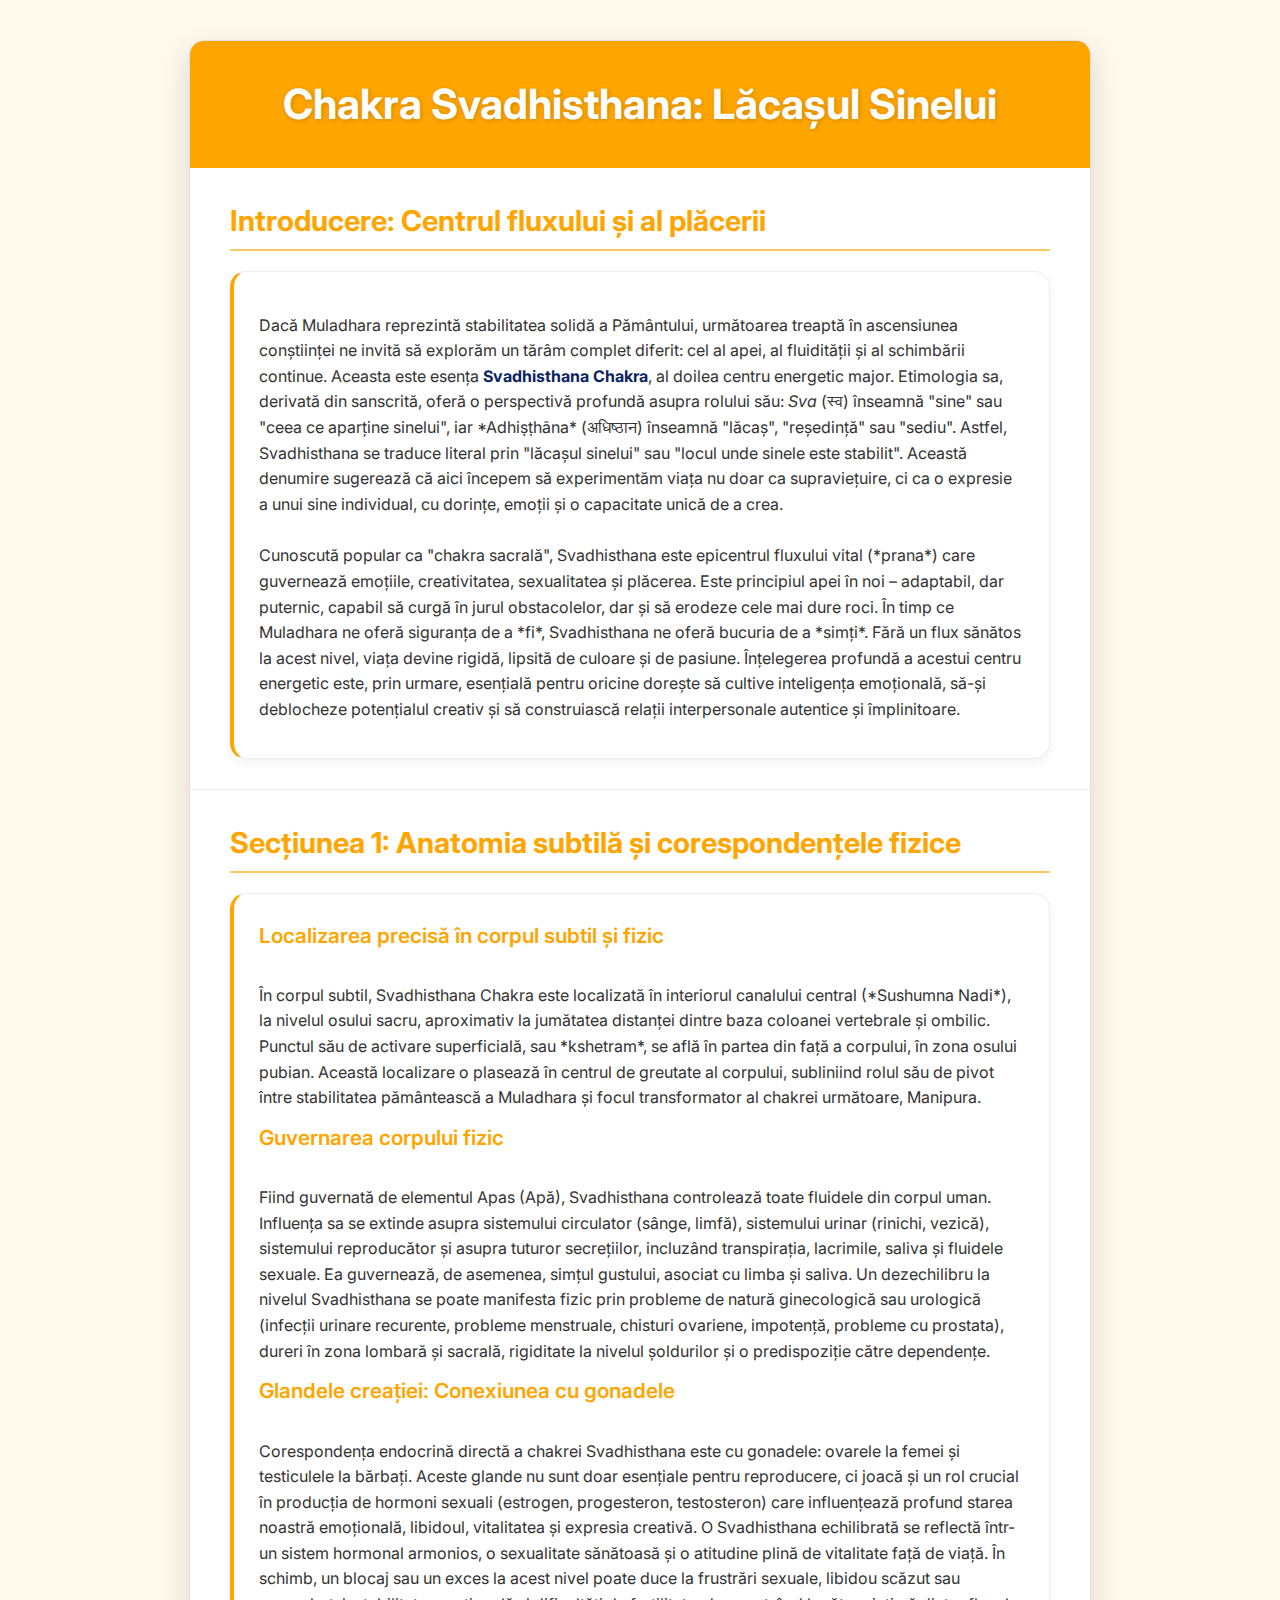
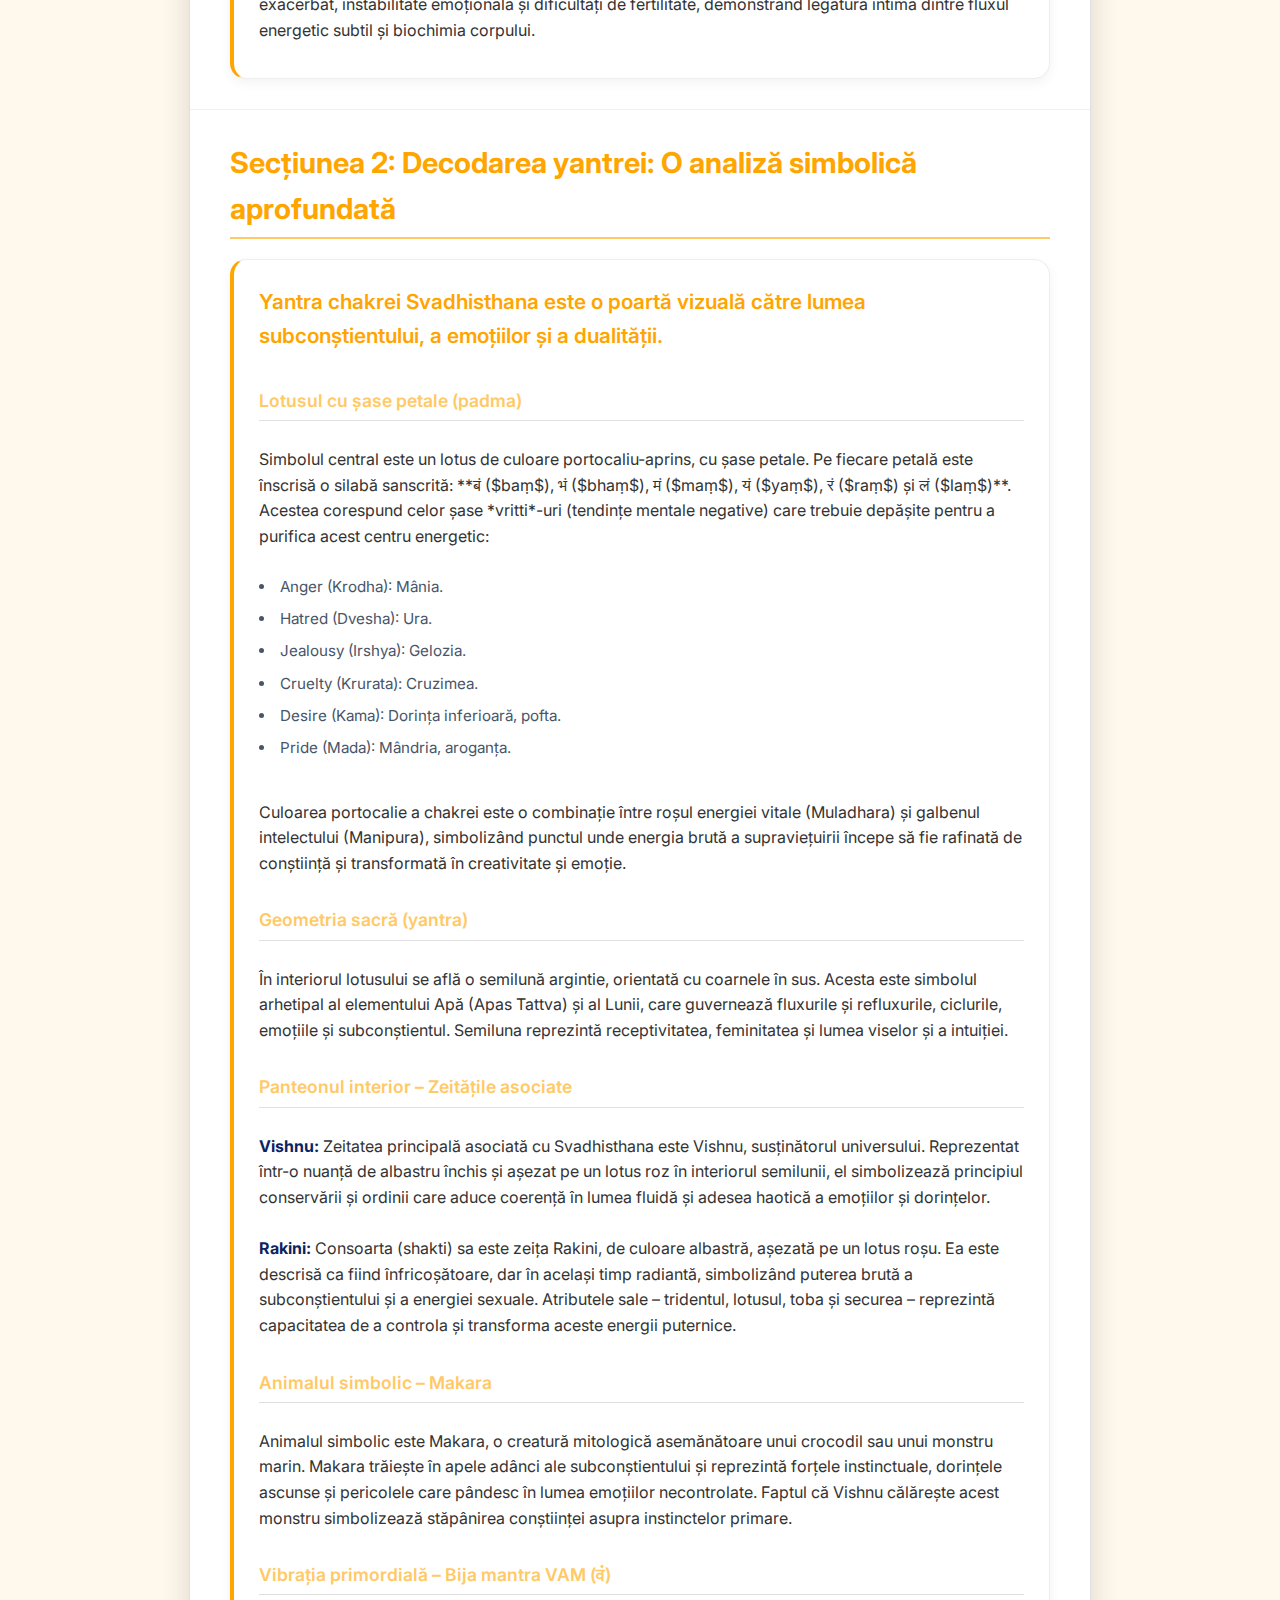
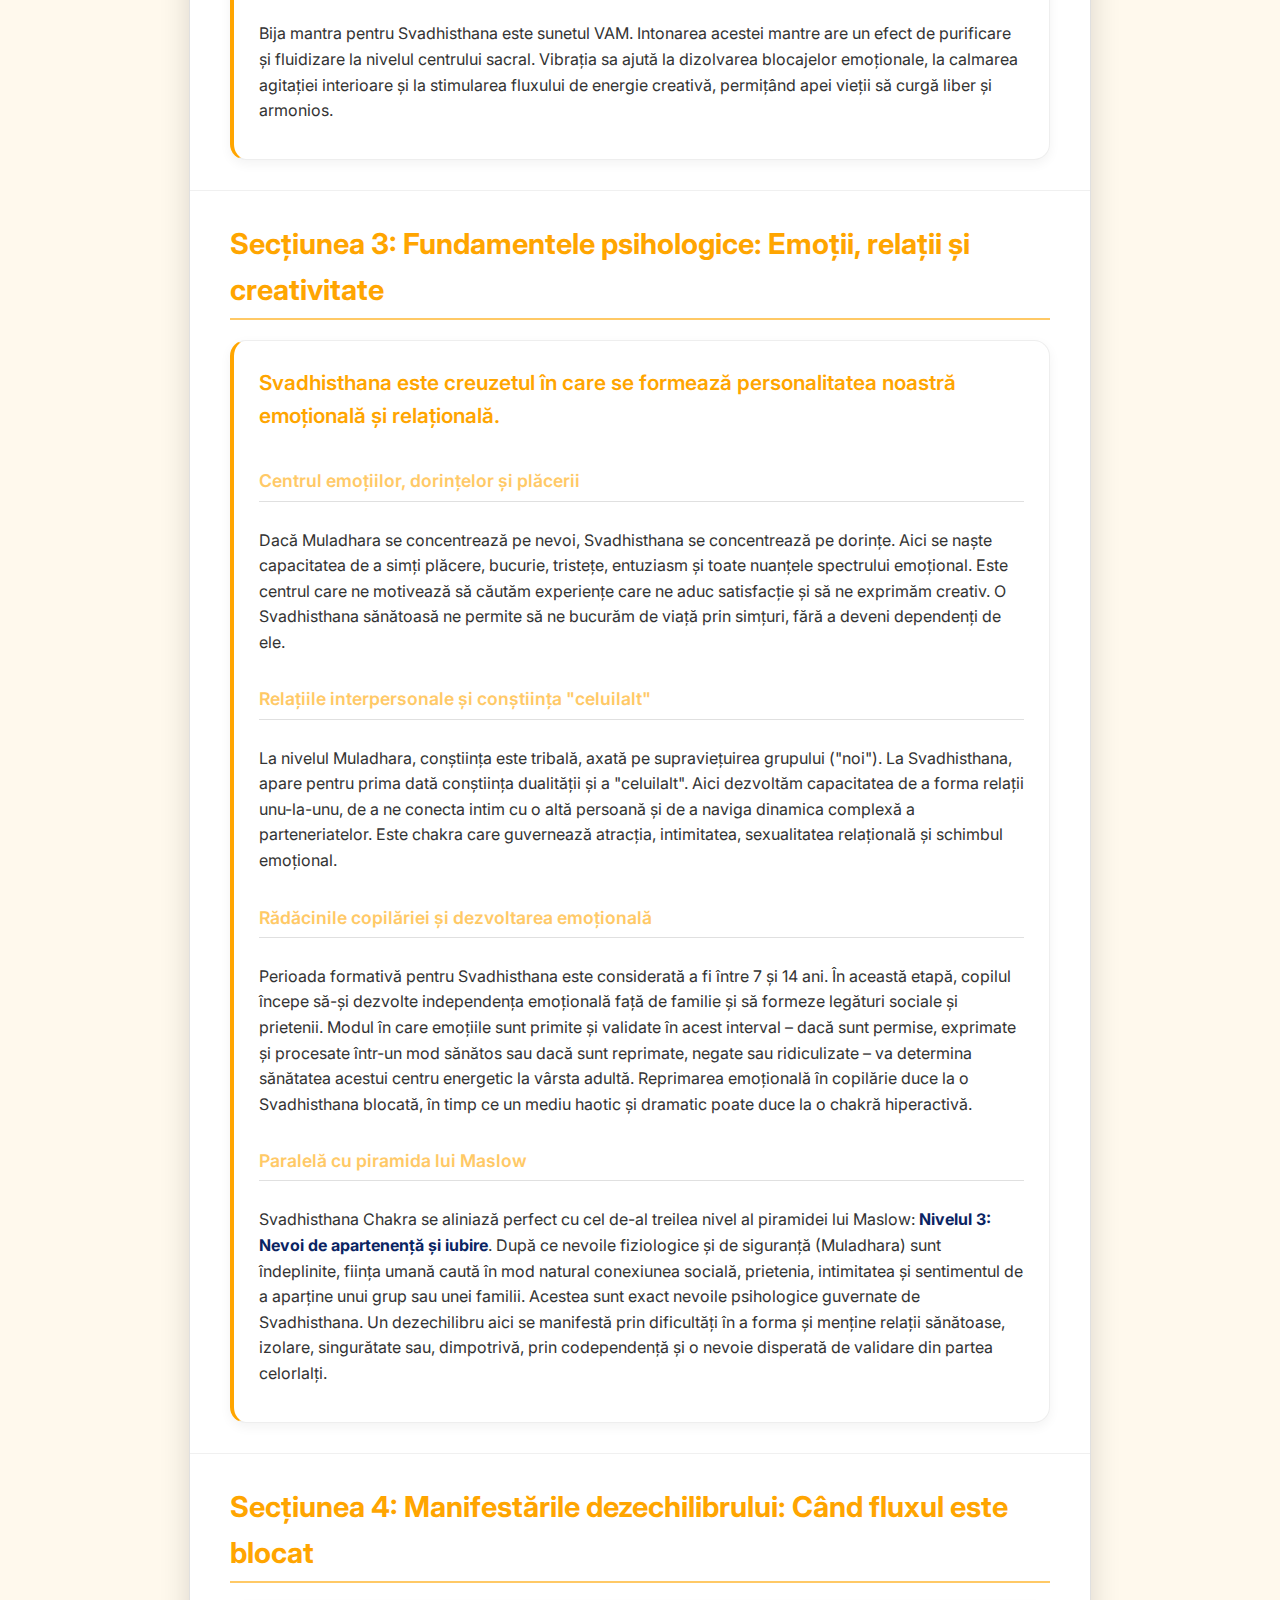
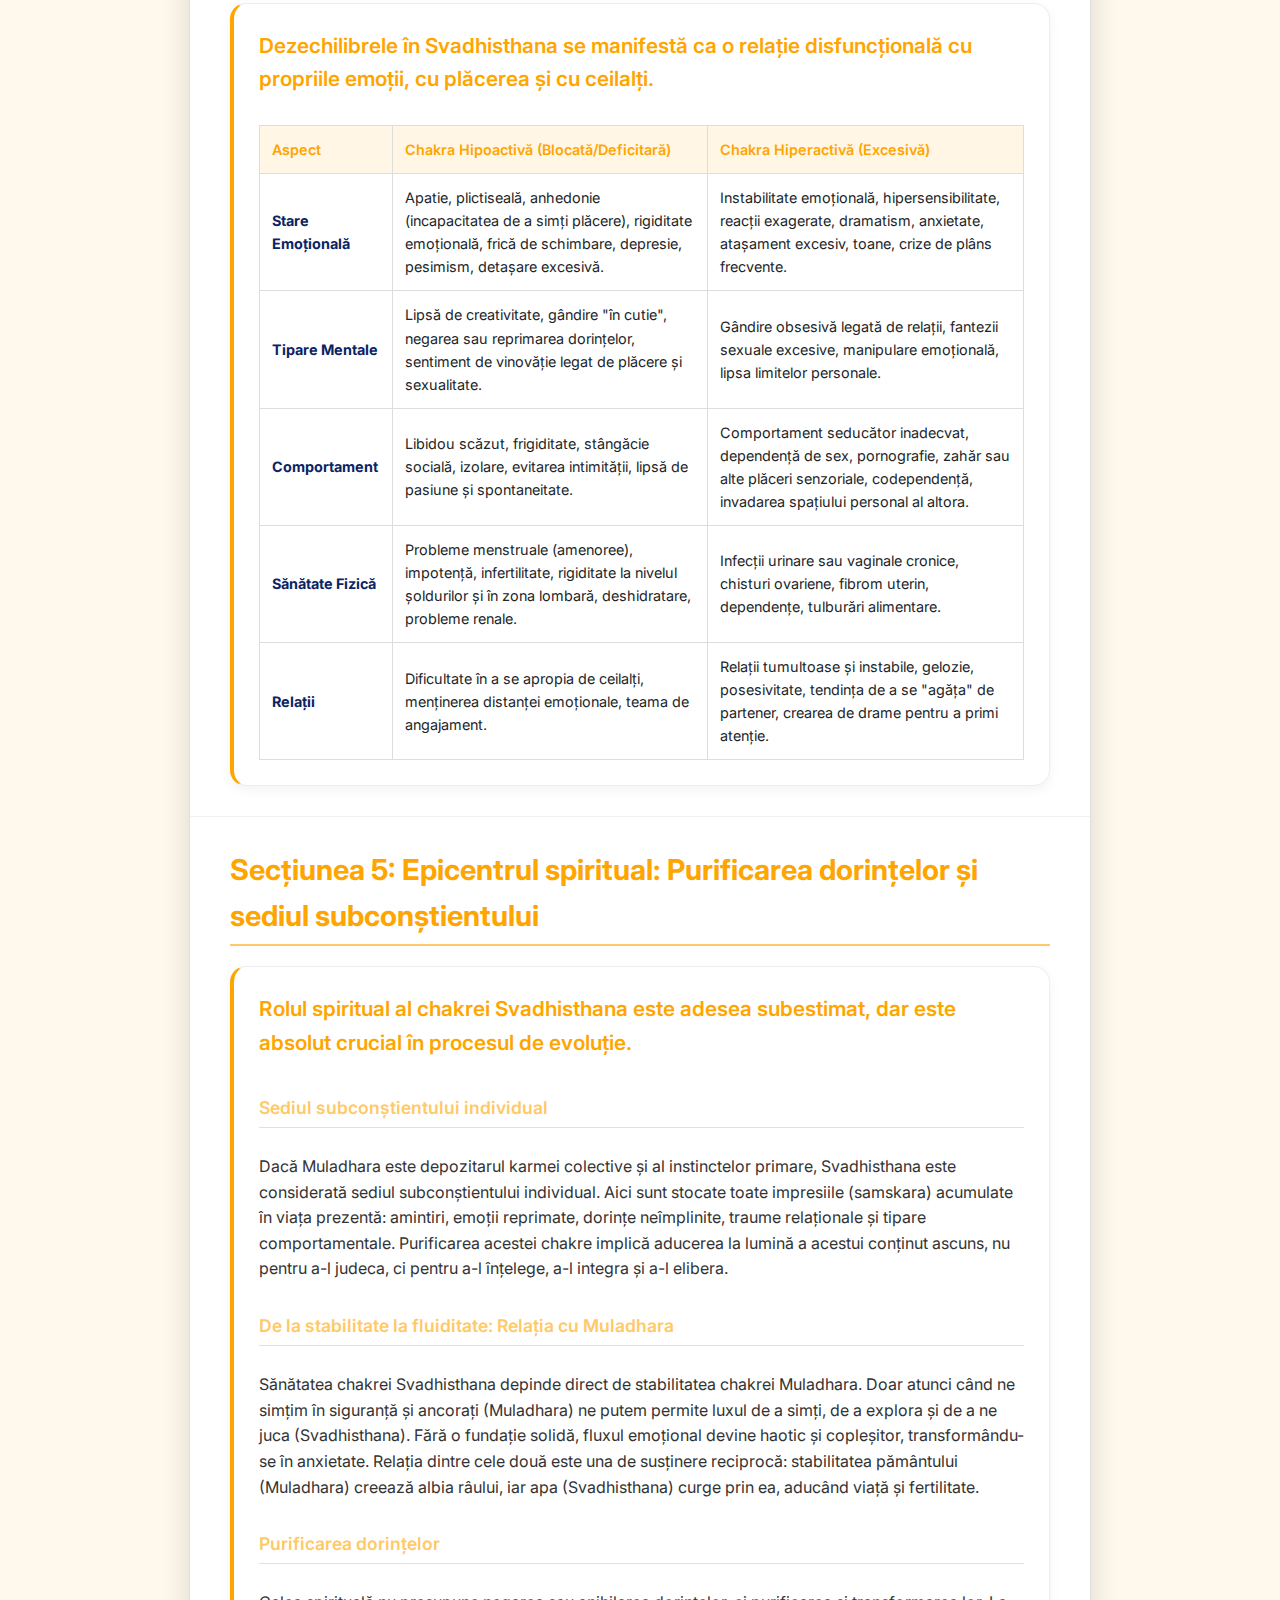
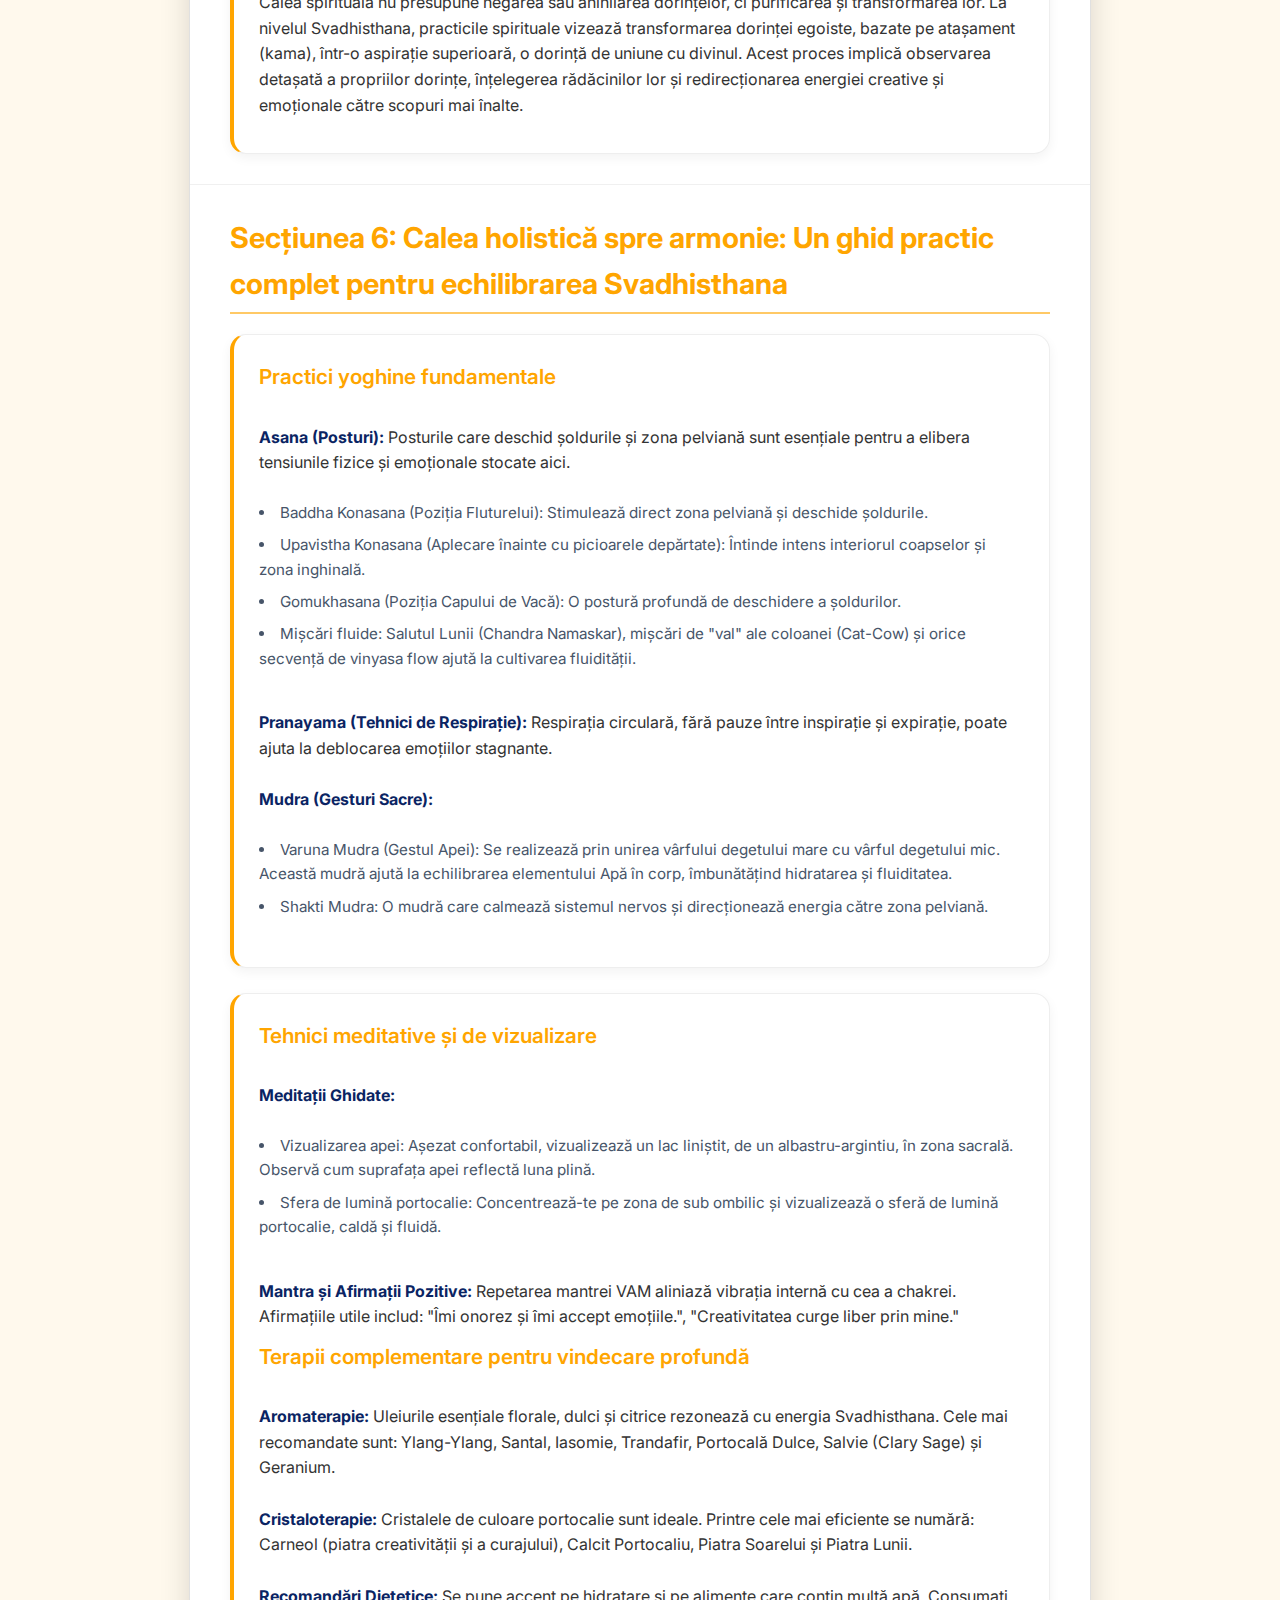
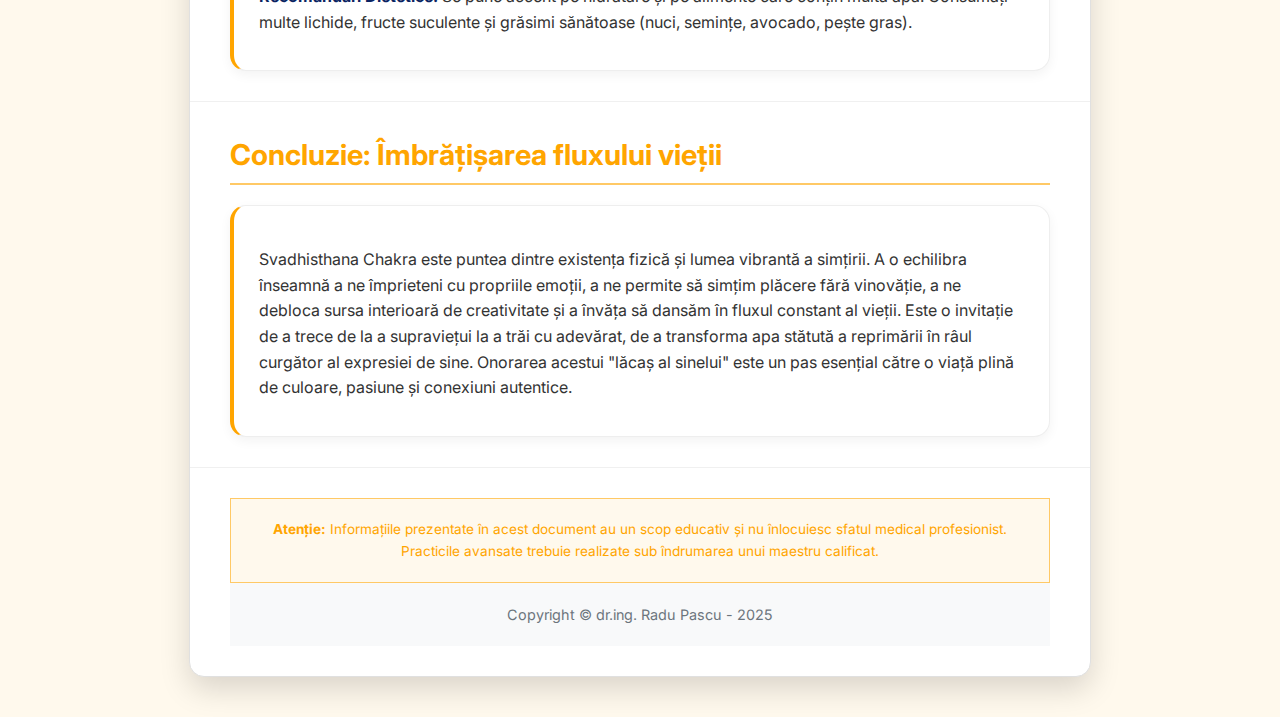
<file: svadhisthana.html>
<!DOCTYPE html>
<html lang="ro">
<head>
    <meta charset="UTF-8">
    <meta name="viewport" content="width=device-width, initial-scale=1.0">
    <link rel="preconnect" href="https://fonts.googleapis.com">
    <link rel="preconnect" href="https://fonts.gstatic.com" crossorigin>
    <link href="https://fonts.googleapis.com/css2?family=Inter:wght@400;600;700&display=swap" rel="stylesheet">
    <link rel="stylesheet" href="style.css">
    <title>Articol Complet: Chakra Svadhisthana</title>
</head>
<body oncontextmenu="return false;" oncopy="return false;" class="chakra-orange-theme">
    <div class="infographic-container">
        <div class="infographic-header">
            <h1>Chakra Svadhisthana: Lăcașul Sinelui</h1>
        </div>

        <div class="section">
            <h2 class="section-title">Introducere: Centrul fluxului și al plăcerii</h2>
            <div class="section-content">
                <div class="info-card full-width">
                    <p>Dacă Muladhara reprezintă stabilitatea solidă a Pământului, următoarea treaptă în ascensiunea conștiinței ne invită să explorăm un tărâm complet diferit: cel al apei, al fluidității și al schimbării continue. Aceasta este esența <strong>Svadhisthana Chakra</strong>, al doilea centru energetic major. Etimologia sa, derivată din sanscrită, oferă o perspectivă profundă asupra rolului său: <em>Sva</em> (स्व) înseamnă "sine" sau "ceea ce aparține sinelui", iar *Adhiṣṭhāna* (अधिष्ठान) înseamnă "lăcaș", "reședință" sau "sediu". Astfel, Svadhisthana se traduce literal prin "lăcașul sinelui" sau "locul unde sinele este stabilit". Această denumire sugerează că aici începem să experimentăm viața nu doar ca supraviețuire, ci ca o expresie a unui sine individual, cu dorințe, emoții și o capacitate unică de a crea.</p>
                    <p>Cunoscută popular ca "chakra sacrală", Svadhisthana este epicentrul fluxului vital (*prana*) care guvernează emoțiile, creativitatea, sexualitatea și plăcerea. Este principiul apei în noi – adaptabil, dar puternic, capabil să curgă în jurul obstacolelor, dar și să erodeze cele mai dure roci. În timp ce Muladhara ne oferă siguranța de a *fi*, Svadhisthana ne oferă bucuria de a *simți*. Fără un flux sănătos la acest nivel, viața devine rigidă, lipsită de culoare și de pasiune. Înțelegerea profundă a acestui centru energetic este, prin urmare, esențială pentru oricine dorește să cultive inteligența emoțională, să-și deblocheze potențialul creativ și să construiască relații interpersonale autentice și împlinitoare.</p>
                </div>
            </div>
        </div>

        <div class="section">
            <h2 class="section-title">Secțiunea 1: Anatomia subtilă și corespondențele fizice</h2>
            <div class="section-content">
                <div class="info-card full-width">
                    <h3>Localizarea precisă în corpul subtil și fizic</h3>
                    <p>În corpul subtil, Svadhisthana Chakra este localizată în interiorul canalului central (*Sushumna Nadi*), la nivelul osului sacru, aproximativ la jumătatea distanței dintre baza coloanei vertebrale și ombilic. Punctul său de activare superficială, sau *kshetram*, se află în partea din față a corpului, în zona osului pubian. Această localizare o plasează în centrul de greutate al corpului, subliniind rolul său de pivot între stabilitatea pământească a Muladhara și focul transformator al chakrei următoare, Manipura.</p>
                    
                    <h3>Guvernarea corpului fizic</h3>
                    <p>Fiind guvernată de elementul Apas (Apă), Svadhisthana controlează toate fluidele din corpul uman. Influența sa se extinde asupra sistemului circulator (sânge, limfă), sistemului urinar (rinichi, vezică), sistemului reproducător și asupra tuturor secrețiilor, incluzând transpirația, lacrimile, saliva și fluidele sexuale. Ea guvernează, de asemenea, simțul gustului, asociat cu limba și saliva. Un dezechilibru la nivelul Svadhisthana se poate manifesta fizic prin probleme de natură ginecologică sau urologică (infecții urinare recurente, probleme menstruale, chisturi ovariene, impotență, probleme cu prostata), dureri în zona lombară și sacrală, rigiditate la nivelul șoldurilor și o predispoziție către dependențe.</p>

                    <h3>Glandele creației: Conexiunea cu gonadele</h3>
                    <p>Corespondența endocrină directă a chakrei Svadhisthana este cu gonadele: ovarele la femei și testiculele la bărbați. Aceste glande nu sunt doar esențiale pentru reproducere, ci joacă și un rol crucial în producția de hormoni sexuali (estrogen, progesteron, testosteron) care influențează profund starea noastră emoțională, libidoul, vitalitatea și expresia creativă. O Svadhisthana echilibrată se reflectă într-un sistem hormonal armonios, o sexualitate sănătoasă și o atitudine plină de vitalitate față de viață. În schimb, un blocaj sau un exces la acest nivel poate duce la frustrări sexuale, libidou scăzut sau exacerbat, instabilitate emoțională și dificultăți de fertilitate, demonstrând legătura intimă dintre fluxul energetic subtil și biochimia corpului.</p>
                </div>
            </div>
        </div>
        
        <div class="section">
            <h2 class="section-title">Secțiunea 2: Decodarea yantrei: O analiză simbolică aprofundată</h2>
            <div class="section-content">
                <div class="info-card full-width">
                    <h3>Yantra chakrei Svadhisthana este o poartă vizuală către lumea subconștientului, a emoțiilor și a dualității.</h3>
                    <h4>Lotusul cu șase petale (padma)</h4>
                    <p>Simbolul central este un lotus de culoare portocaliu-aprins, cu șase petale. Pe fiecare petală este înscrisă o silabă sanscrită: **बं ($baṃ$), भं ($bhaṃ$), मं ($maṃ$), यं ($yaṃ$), रं ($raṃ$) și लं ($laṃ$)**. Acestea corespund celor șase *vritti*-uri (tendințe mentale negative) care trebuie depășite pentru a purifica acest centru energetic:</p>
                    <ul>
                        <li>Anger (Krodha): Mânia.</li>
                        <li>Hatred (Dvesha): Ura.</li>
                        <li>Jealousy (Irshya): Gelozia.</li>
                        <li>Cruelty (Krurata): Cruzimea.</li>
                        <li>Desire (Kama): Dorința inferioară, pofta.</li>
                        <li>Pride (Mada): Mândria, aroganța.</li>
                    </ul>
                    <p>Culoarea portocalie a chakrei este o combinație între roșul energiei vitale (Muladhara) și galbenul intelectului (Manipura), simbolizând punctul unde energia brută a supraviețuirii începe să fie rafinată de conștiință și transformată în creativitate și emoție.</p>
                    <h4>Geometria sacră (yantra)</h4>
                    <p>În interiorul lotusului se află o semilună argintie, orientată cu coarnele în sus. Acesta este simbolul arhetipal al elementului Apă (Apas Tattva) și al Lunii, care guvernează fluxurile și refluxurile, ciclurile, emoțiile și subconștientul. Semiluna reprezintă receptivitatea, feminitatea și lumea viselor și a intuiției.</p>
                    <h4>Panteonul interior – Zeitățile asociate</h4>
                    <p><strong>Vishnu:</strong> Zeitatea principală asociată cu Svadhisthana este Vishnu, susținătorul universului. Reprezentat într-o nuanță de albastru închis și așezat pe un lotus roz în interiorul semilunii, el simbolizează principiul conservării și ordinii care aduce coerență în lumea fluidă și adesea haotică a emoțiilor și dorințelor.</p>
                    <p><strong>Rakini:</strong> Consoarta (shakti) sa este zeița Rakini, de culoare albastră, așezată pe un lotus roșu. Ea este descrisă ca fiind înfricoșătoare, dar în același timp radiantă, simbolizând puterea brută a subconștientului și a energiei sexuale. Atributele sale – tridentul, lotusul, toba și securea – reprezintă capacitatea de a controla și transforma aceste energii puternice.</p>
                    <h4>Animalul simbolic – Makara</h4>
                    <p>Animalul simbolic este Makara, o creatură mitologică asemănătoare unui crocodil sau unui monstru marin. Makara trăiește în apele adânci ale subconștientului și reprezintă forțele instinctuale, dorințele ascunse și pericolele care pândesc în lumea emoțiilor necontrolate. Faptul că Vishnu călărește acest monstru simbolizează stăpânirea conștiinței asupra instinctelor primare.</p>
                    <h4>Vibrația primordială – Bija mantra VAM (वं)</h4>
                    <p>Bija mantra pentru Svadhisthana este sunetul VAM. Intonarea acestei mantre are un efect de purificare și fluidizare la nivelul centrului sacral. Vibrația sa ajută la dizolvarea blocajelor emoționale, la calmarea agitației interioare și la stimularea fluxului de energie creativă, permițând apei vieții să curgă liber și armonios.</p>
                </div>
            </div>
        </div>

        <div class="section">
            <h2 class="section-title">Secțiunea 3: Fundamentele psihologice: Emoții, relații și creativitate</h2>
            <div class="section-content">
                 <div class="info-card full-width">
                    <h3>Svadhisthana este creuzetul în care se formează personalitatea noastră emoțională și relațională.</h3>
                    <h4>Centrul emoțiilor, dorințelor și plăcerii</h4>
                    <p>Dacă Muladhara se concentrează pe nevoi, Svadhisthana se concentrează pe dorințe. Aici se naște capacitatea de a simți plăcere, bucurie, tristețe, entuziasm și toate nuanțele spectrului emoțional. Este centrul care ne motivează să căutăm experiențe care ne aduc satisfacție și să ne exprimăm creativ. O Svadhisthana sănătoasă ne permite să ne bucurăm de viață prin simțuri, fără a deveni dependenți de ele.</p>
                    <h4>Relațiile interpersonale și conștiința "celuilalt"</h4>
                    <p>La nivelul Muladhara, conștiința este tribală, axată pe supraviețuirea grupului ("noi"). La Svadhisthana, apare pentru prima dată conștiința dualității și a "celuilalt". Aici dezvoltăm capacitatea de a forma relații unu-la-unu, de a ne conecta intim cu o altă persoană și de a naviga dinamica complexă a parteneriatelor. Este chakra care guvernează atracția, intimitatea, sexualitatea relațională și schimbul emoțional.</p>
                    <h4>Rădăcinile copilăriei și dezvoltarea emoțională</h4>
                    <p>Perioada formativă pentru Svadhisthana este considerată a fi între 7 și 14 ani. În această etapă, copilul începe să-și dezvolte independența emoțională față de familie și să formeze legături sociale și prietenii. Modul în care emoțiile sunt primite și validate în acest interval – dacă sunt permise, exprimate și procesate într-un mod sănătos sau dacă sunt reprimate, negate sau ridiculizate – va determina sănătatea acestui centru energetic la vârsta adultă. Reprimarea emoțională în copilărie duce la o Svadhisthana blocată, în timp ce un mediu haotic și dramatic poate duce la o chakră hiperactivă.</p>
                    <h4>Paralelă cu piramida lui Maslow</h4>
                    <p>Svadhisthana Chakra se aliniază perfect cu cel de-al treilea nivel al piramidei lui Maslow: <strong>Nivelul 3: Nevoi de apartenență și iubire</strong>. După ce nevoile fiziologice și de siguranță (Muladhara) sunt îndeplinite, ființa umană caută în mod natural conexiunea socială, prietenia, intimitatea și sentimentul de a aparține unui grup sau unei familii. Acestea sunt exact nevoile psihologice guvernate de Svadhisthana. Un dezechilibru aici se manifestă prin dificultăți în a forma și menține relații sănătoase, izolare, singurătate sau, dimpotrivă, prin codependență și o nevoie disperată de validare din partea celorlalți.</p>
                 </div>
            </div>
        </div>
        
        <div class="section">
            <h2 class="section-title">Secțiunea 4: Manifestările dezechilibrului: Când fluxul este blocat</h2>
            <div class="section-content">
                <div class="info-card full-width">
                    <h3>Dezechilibrele în Svadhisthana se manifestă ca o relație disfuncțională cu propriile emoții, cu plăcerea și cu ceilalți.</h3>
                    <table>
                        <thead>
                            <tr>
                                <th>Aspect</th>
                                <th>Chakra Hipoactivă (Blocată/Deficitară)</th>
                                <th>Chakra Hiperactivă (Excesivă)</th>
                            </tr>
                        </thead>
                        <tbody>
                            <tr>
                                <td><strong>Stare Emoțională</strong></td>
                                <td>Apatie, plictiseală, anhedonie (incapacitatea de a simți plăcere), rigiditate emoțională, frică de schimbare, depresie, pesimism, detașare excesivă.</td>
                                <td>Instabilitate emoțională, hipersensibilitate, reacții exagerate, dramatism, anxietate, atașament excesiv, toane, crize de plâns frecvente.</td>
                            </tr>
                            <tr>
                                <td><strong>Tipare Mentale</strong></td>
                                <td>Lipsă de creativitate, gândire "în cutie", negarea sau reprimarea dorințelor, sentiment de vinovăție legat de plăcere și sexualitate.</td>
                                <td>Gândire obsesivă legată de relații, fantezii sexuale excesive, manipulare emoțională, lipsa limitelor personale.</td>
                            </tr>
                            <tr>
                                <td><strong>Comportament</strong></td>
                                <td>Libidou scăzut, frigiditate, stângăcie socială, izolare, evitarea intimității, lipsă de pasiune și spontaneitate.</td>
                                <td>Comportament seducător inadecvat, dependență de sex, pornografie, zahăr sau alte plăceri senzoriale, codependență, invadarea spațiului personal al altora.</td>
                            </tr>
                            <tr>
                                <td><strong>Sănătate Fizică</strong></td>
                                <td>Probleme menstruale (amenoree), impotență, infertilitate, rigiditate la nivelul șoldurilor și în zona lombară, deshidratare, probleme renale.</td>
                                <td>Infecții urinare sau vaginale cronice, chisturi ovariene, fibrom uterin, dependențe, tulburări alimentare.</td>
                            </tr>
                            <tr>
                                <td><strong>Relații</strong></td>
                                <td>Dificultate în a se apropia de ceilalți, menținerea distanței emoționale, teama de angajament.</td>
                                <td>Relații tumultoase și instabile, gelozie, posesivitate, tendința de a se "agăța" de partener, crearea de drame pentru a primi atenție.</td>
                            </tr>
                        </tbody>
                    </table>
                </div>
            </div>
        </div>
        
        <div class="section">
            <h2 class="section-title">Secțiunea 5: Epicentrul spiritual: Purificarea dorințelor și sediul subconștientului</h2>
            <div class="section-content">
                <div class="info-card full-width">
                    <h3>Rolul spiritual al chakrei Svadhisthana este adesea subestimat, dar este absolut crucial în procesul de evoluție.</h3>
                    <h4>Sediul subconștientului individual</h4>
                    <p>Dacă Muladhara este depozitarul karmei colective și al instinctelor primare, Svadhisthana este considerată sediul subconștientului individual. Aici sunt stocate toate impresiile (samskara) acumulate în viața prezentă: amintiri, emoții reprimate, dorințe neîmplinite, traume relaționale și tipare comportamentale. Purificarea acestei chakre implică aducerea la lumină a acestui conținut ascuns, nu pentru a-l judeca, ci pentru a-l înțelege, a-l integra și a-l elibera.</p>
                    <h4>De la stabilitate la fluiditate: Relația cu Muladhara</h4>
                    <p>Sănătatea chakrei Svadhisthana depinde direct de stabilitatea chakrei Muladhara. Doar atunci când ne simțim în siguranță și ancorați (Muladhara) ne putem permite luxul de a simți, de a explora și de a ne juca (Svadhisthana). Fără o fundație solidă, fluxul emoțional devine haotic și copleșitor, transformându-se în anxietate. Relația dintre cele două este una de susținere reciprocă: stabilitatea pământului (Muladhara) creează albia râului, iar apa (Svadhisthana) curge prin ea, aducând viață și fertilitate.</p>
                    <h4>Purificarea dorințelor</h4>
                    <p>Calea spirituală nu presupune negarea sau anihilarea dorințelor, ci purificarea și transformarea lor. La nivelul Svadhisthana, practicile spirituale vizează transformarea dorinței egoiste, bazate pe atașament (kama), într-o aspirație superioară, o dorință de uniune cu divinul. Acest proces implică observarea detașată a propriilor dorințe, înțelegerea rădăcinilor lor și redirecționarea energiei creative și emoționale către scopuri mai înalte.</p>
                </div>
            </div>
        </div>

        <div class="section">
            <h2 class="section-title">Secțiunea 6: Calea holistică spre armonie: Un ghid practic complet pentru echilibrarea Svadhisthana</h2>
            <div class="section-content">
                <div class="info-card">
                    <h3>Practici yoghine fundamentale</h3>
                    <p><strong>Asana (Posturi):</strong> Posturile care deschid șoldurile și zona pelviană sunt esențiale pentru a elibera tensiunile fizice și emoționale stocate aici.</p>
                    <ul>
                        <li>Baddha Konasana (Poziția Fluturelui): Stimulează direct zona pelviană și deschide șoldurile.</li>
                        <li>Upavistha Konasana (Aplecare înainte cu picioarele depărtate): Întinde intens interiorul coapselor și zona inghinală.</li>
                        <li>Gomukhasana (Poziția Capului de Vacă): O postură profundă de deschidere a șoldurilor.</li>
                        <li>Mișcări fluide: Salutul Lunii (Chandra Namaskar), mișcări de "val" ale coloanei (Cat-Cow) și orice secvență de vinyasa flow ajută la cultivarea fluidității.</li>
                    </ul>
                    <p><strong>Pranayama (Tehnici de Respirație):</strong> Respirația circulară, fără pauze între inspirație și expirație, poate ajuta la deblocarea emoțiilor stagnante.</p>
                    <p><strong>Mudra (Gesturi Sacre):</strong></p>
                    <ul>
                        <li>Varuna Mudra (Gestul Apei): Se realizează prin unirea vârfului degetului mare cu vârful degetului mic. Această mudră ajută la echilibrarea elementului Apă în corp, îmbunătățind hidratarea și fluiditatea.</li>
                        <li>Shakti Mudra: O mudră care calmează sistemul nervos și direcționează energia către zona pelviană.</li>
                    </ul>
                </div>
                <div class="info-card">
                    <h3>Tehnici meditative și de vizualizare</h3>
                    <p><strong>Meditații Ghidate:</strong></p>
                    <ul>
                        <li>Vizualizarea apei: Așezat confortabil, vizualizează un lac liniștit, de un albastru-argintiu, în zona sacrală. Observă cum suprafața apei reflectă luna plină.</li>
                        <li>Sfera de lumină portocalie: Concentrează-te pe zona de sub ombilic și vizualizează o sferă de lumină portocalie, caldă și fluidă.</li>
                    </ul>
                    <p><strong>Mantra și Afirmații Pozitive:</strong> Repetarea mantrei VAM aliniază vibrația internă cu cea a chakrei. Afirmațiile utile includ: "Îmi onorez și îmi accept emoțiile.", "Creativitatea curge liber prin mine."</p>
                    <h3>Terapii complementare pentru vindecare profundă</h3>
                    <p><strong>Aromaterapie:</strong> Uleiurile esențiale florale, dulci și citrice rezonează cu energia Svadhisthana. Cele mai recomandate sunt: Ylang-Ylang, Santal, Iasomie, Trandafir, Portocală Dulce, Salvie (Clary Sage) și Geranium.</p>
                    <p><strong>Cristaloterapie:</strong> Cristalele de culoare portocalie sunt ideale. Printre cele mai eficiente se numără: Carneol (piatra creativității și a curajului), Calcit Portocaliu, Piatra Soarelui și Piatra Lunii.</p>
                    <p><strong>Recomandări Dietetice:</strong> Se pune accent pe hidratare și pe alimente care conțin multă apă. Consumați multe lichide, fructe suculente și grăsimi sănătoase (nuci, semințe, avocado, pește gras).</p>
                </div>
            </div>
        </div>
        
        <div class="section">
            <h2 class="section-title">Concluzie: Îmbrățișarea fluxului vieții</h2>
            <div class="section-content">
                <div class="info-card full-width">
                    <p>Svadhisthana Chakra este puntea dintre existența fizică și lumea vibrantă a simțirii. A o echilibra înseamnă a ne împrieteni cu propriile emoții, a ne permite să simțim plăcere fără vinovăție, a ne debloca sursa interioară de creativitate și a învăța să dansăm în fluxul constant al vieții. Este o invitație de a trece de la a supraviețui la a trăi cu adevărat, de a transforma apa stătută a reprimării în râul curgător al expresiei de sine. Onorarea acestui "lăcaș al sinelui" este un pas esențial către o viață plină de culoare, pasiune și conexiuni autentice.</p>
                </div>
            </div>
        </div>

        <div class="section">
             <div class="disclaimer">
                <strong>Atenție:</strong> Informațiile prezentate în acest document au un scop educativ și nu înlocuiesc sfatul medical profesionist. Practicile avansate trebuie realizate sub îndrumarea unui maestru calificat.
            </div>
            <div class="footer-copyright">
                Copyright © dr.ing. Radu Pascu - 2025
            </div>
        </div>
    </div>

    <script>
        // Script de securitate pentru a bloca copierea și uneltele de dezvoltator
        document.addEventListener('contextmenu', event => event.preventDefault()); // Blochează clicul dreapta

        document.addEventListener('keydown', function(e) {
            // Blochează Ctrl+C (Copiere)
            if (e.ctrlKey && e.key === 'c') {
                e.preventDefault();
            }
            // Blochează Ctrl+U (View Source)
            if (e.ctrlKey && e.key === 'u') {
                e.preventDefault();
            }
            // Blochează F12 (Developer Tools)
            if (e.key === 'F12') {
                e.preventDefault();
            }
            // Blochează Ctrl+Shift+I (Developer Tools)
            if (e.ctrlKey && e.shiftKey && e.key === 'I') {
                e.preventDefault();
            }
             // Blochează Ctrl+Shift+J (Developer Tools Console)
            if (e.ctrlKey && e.shiftKey && e.key === 'J') {
                e.preventDefault();
            }
        });

        // Activați primul tab la încărcarea paginii
        document.addEventListener("DOMContentLoaded", function() {
            document.querySelector('.tab-button').click();
        });
    </script>

</body>
</html>
</file>
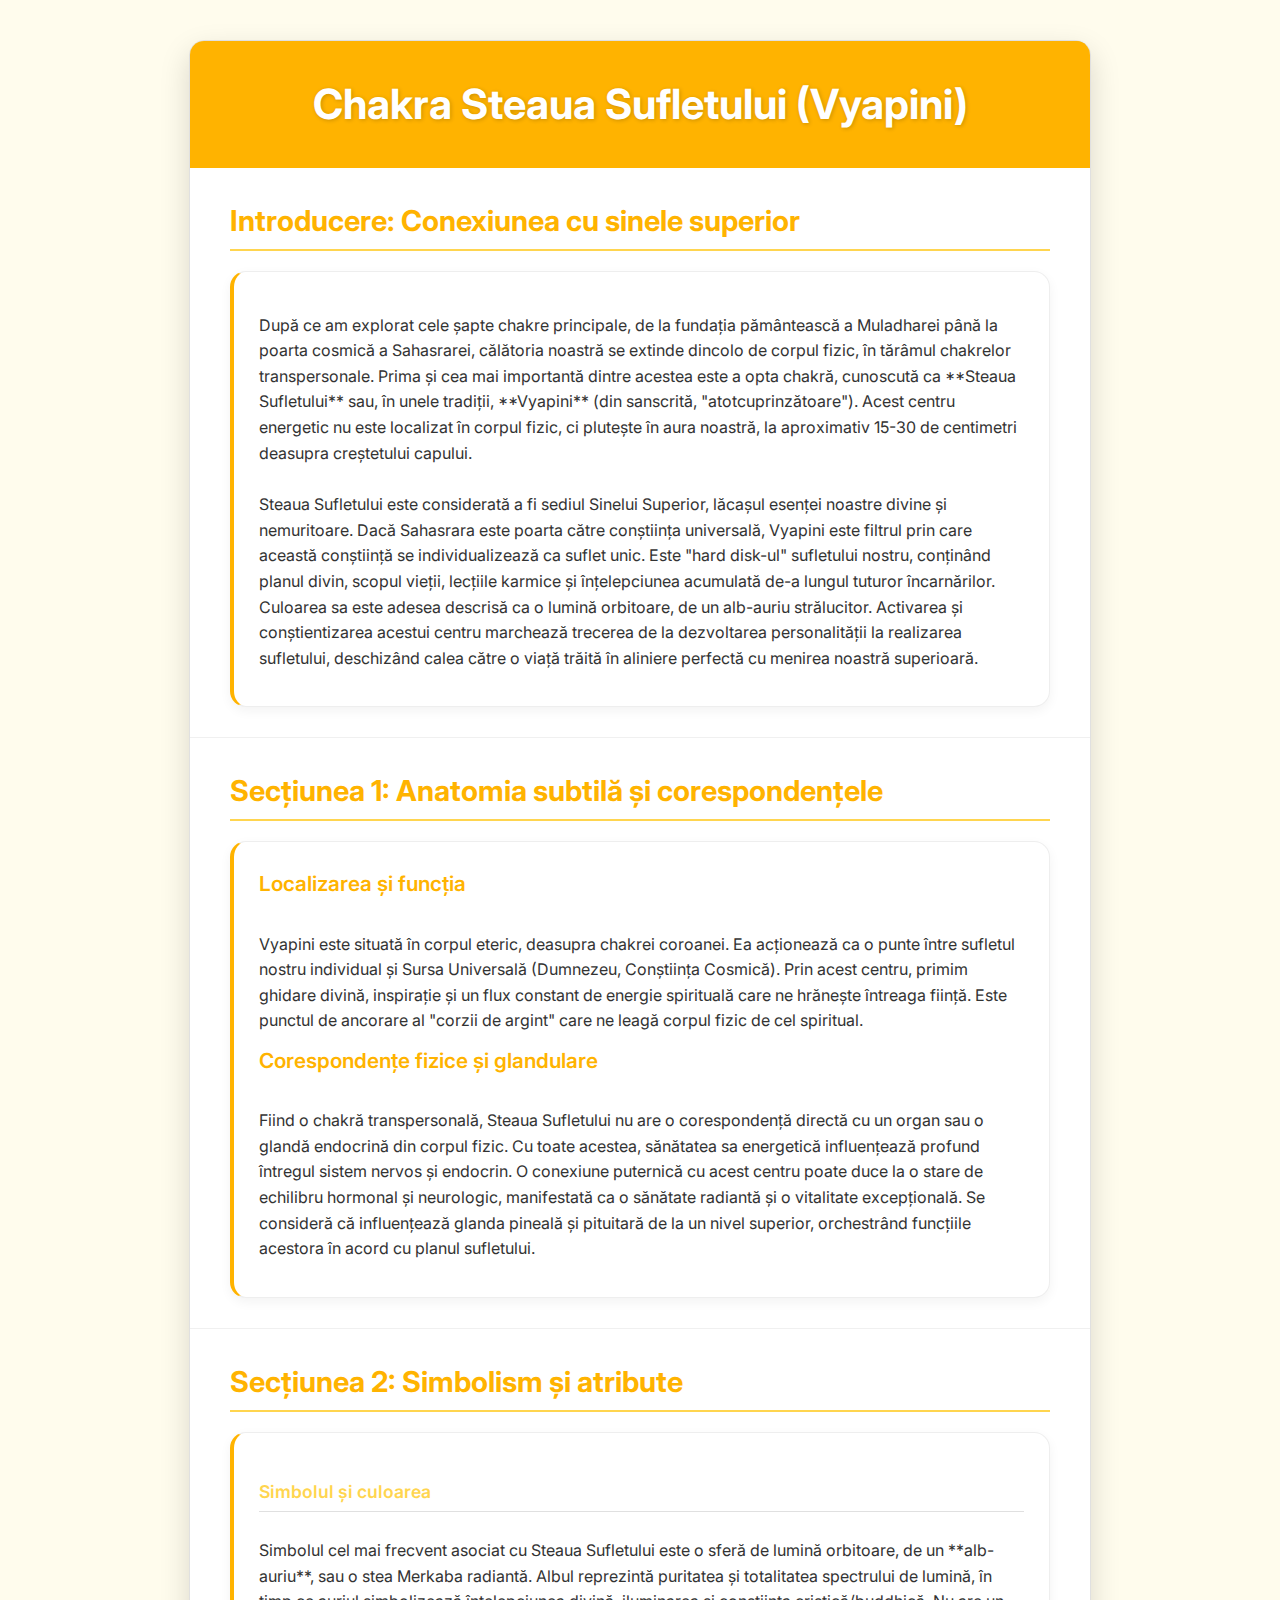
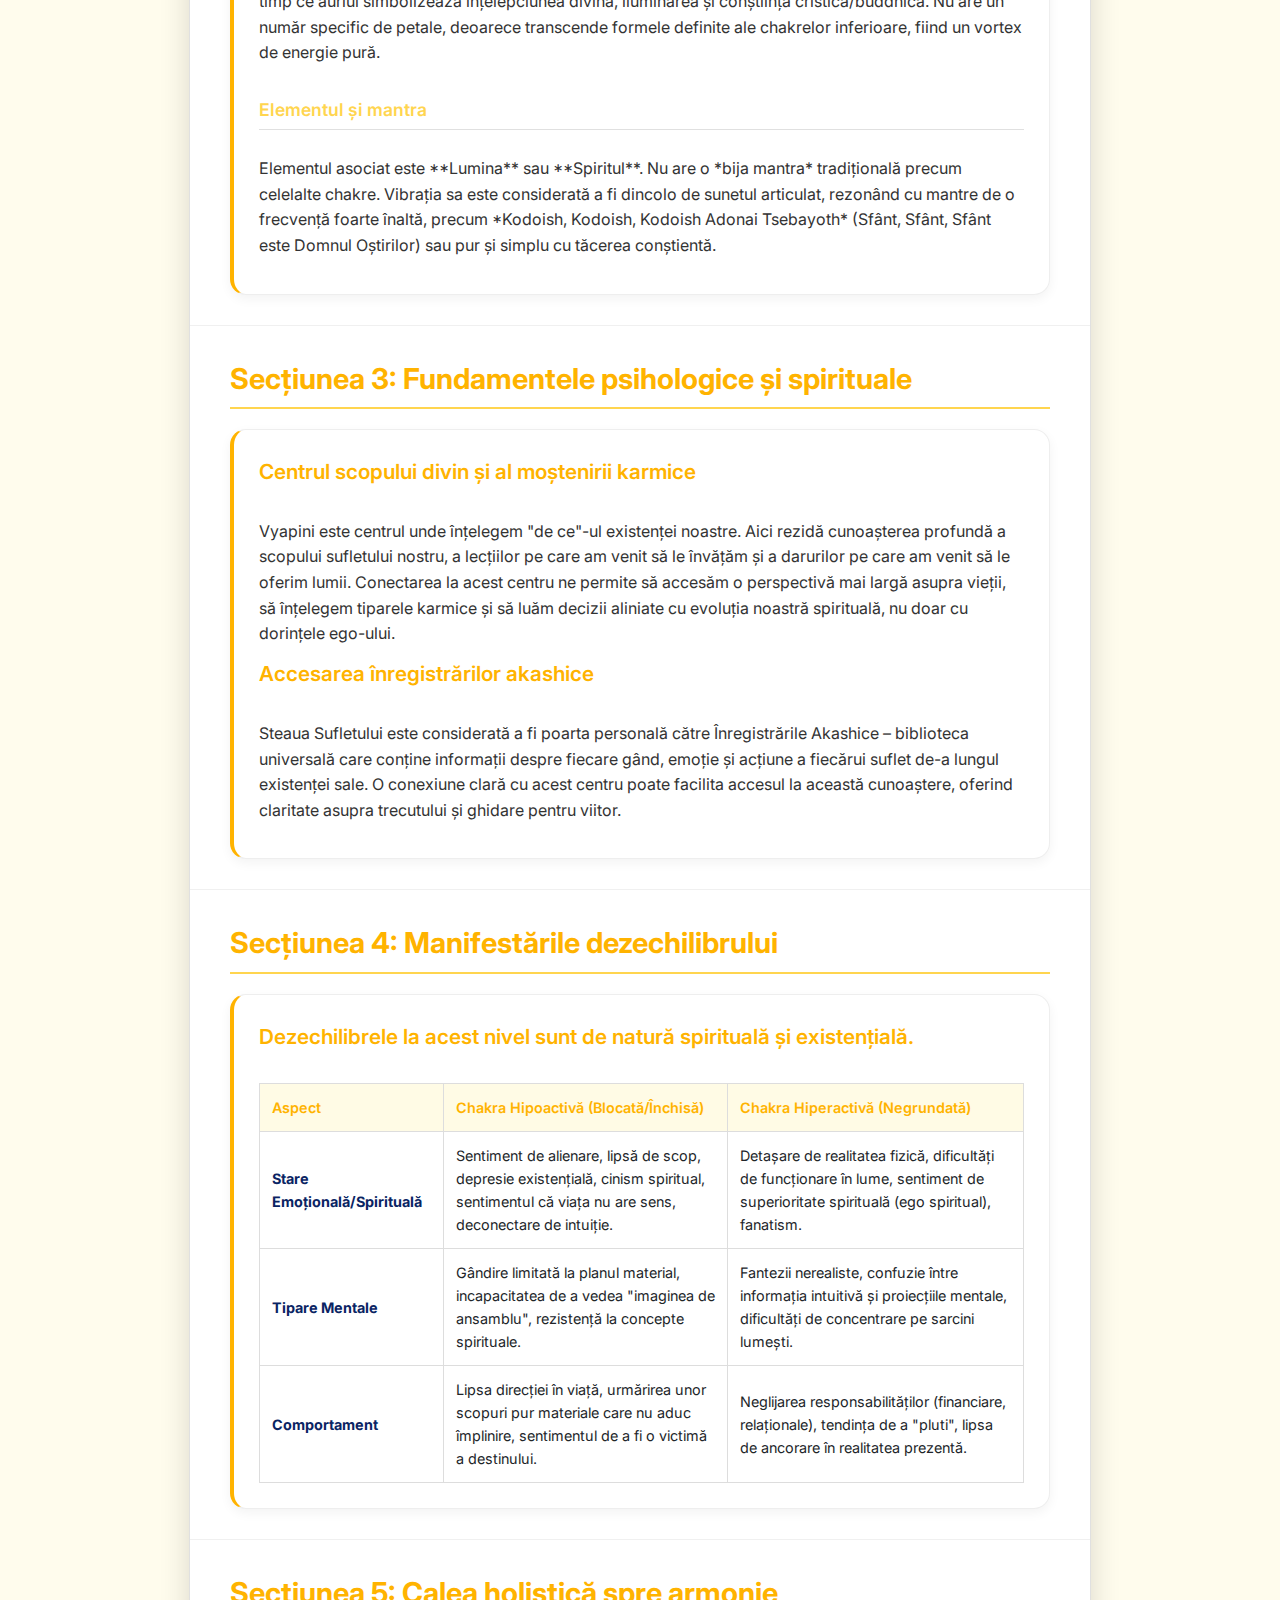
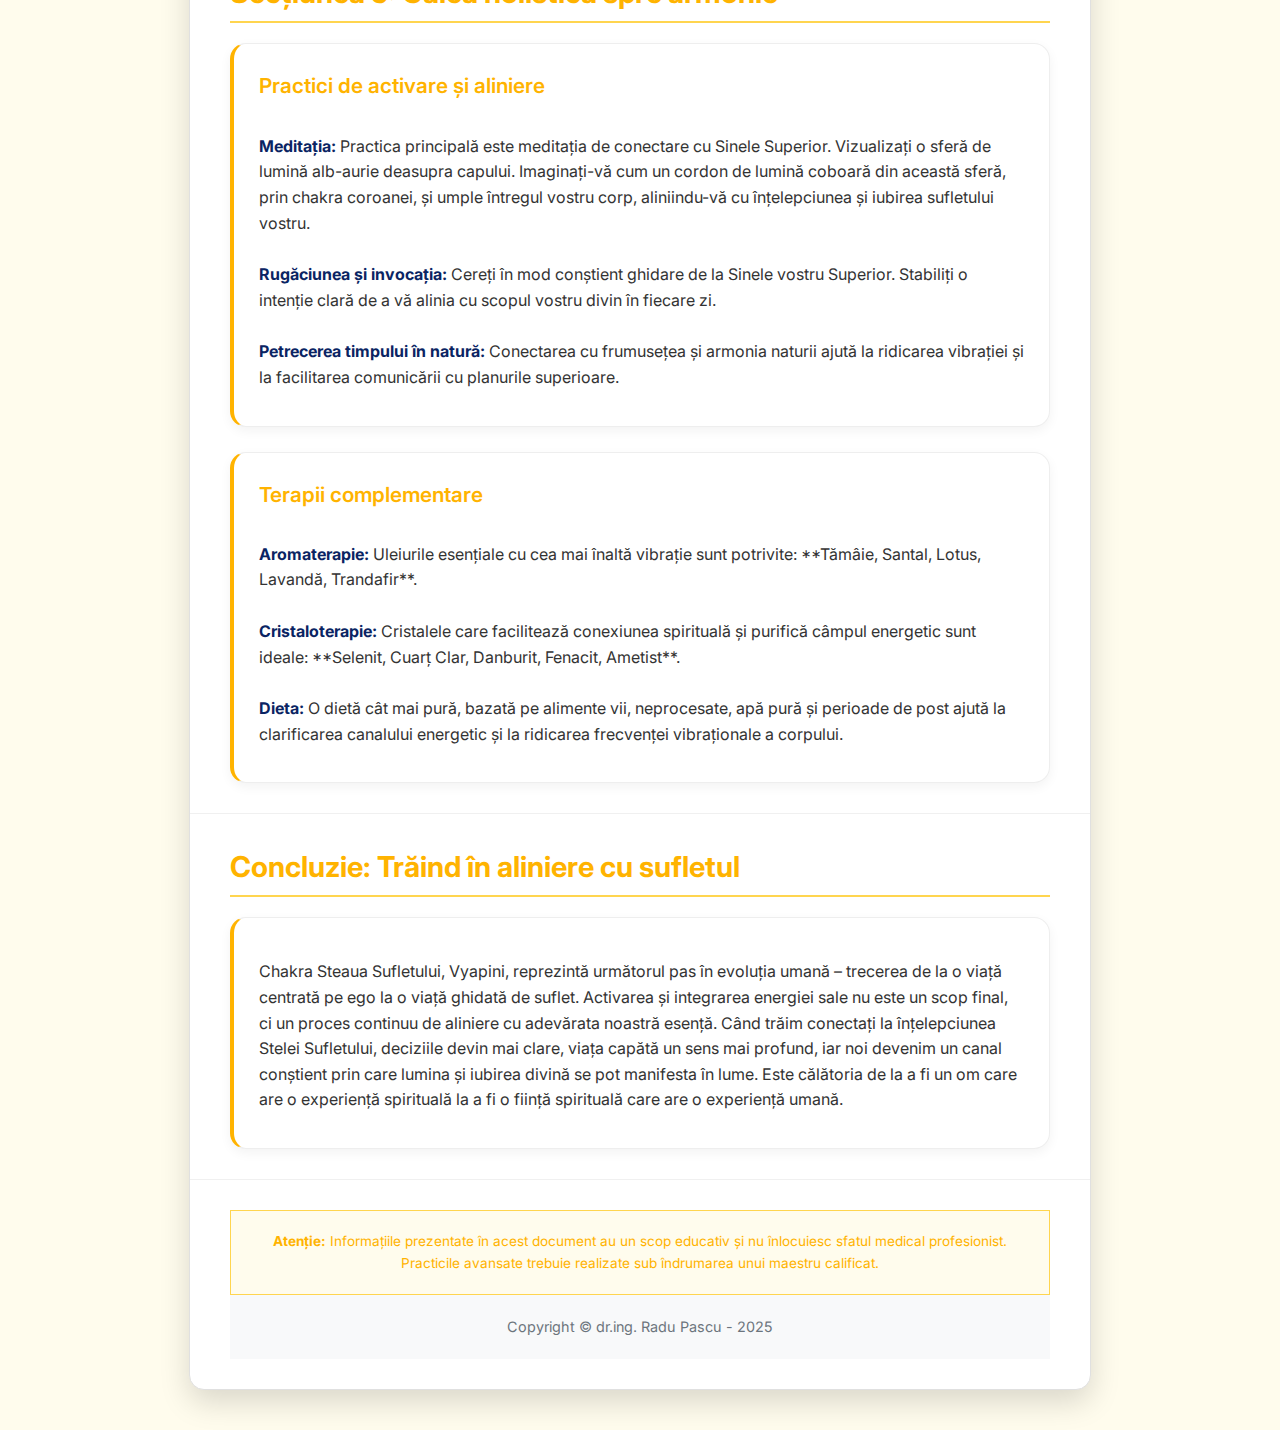
<file: vyapini.html>
<!DOCTYPE html>
<html lang="ro">
<head>
    <meta charset="UTF-8">
    <meta name="viewport" content="width=device-width, initial-scale=1.0">
    <link rel="preconnect" href="https://fonts.googleapis.com">
    <link rel="preconnect" href="https://fonts.gstatic.com" crossorigin>
    <link href="https://fonts.googleapis.com/css2?family=Inter:wght@400;600;700&display=swap" rel="stylesheet">
    <link rel="stylesheet" href="style.css">
    <title>Articol Complet: Chakra Steaua Sufletului (Vyapini)</title>
</head>
<body class="chakra-gold-theme">
    <div class="infographic-container">
        <div class="infographic-header">
            <h1>Chakra Steaua Sufletului (Vyapini)</h1>
        </div>

        <div class="section">
            <h2 class="section-title">Introducere: Conexiunea cu sinele superior</h2>
            <div class="section-content">
                <div class="info-card full-width">
                    <p>După ce am explorat cele șapte chakre principale, de la fundația pământească a Muladharei până la poarta cosmică a Sahasrarei, călătoria noastră se extinde dincolo de corpul fizic, în tărâmul chakrelor transpersonale. Prima și cea mai importantă dintre acestea este a opta chakră, cunoscută ca **Steaua Sufletului** sau, în unele tradiții, **Vyapini** (din sanscrită, "atotcuprinzătoare"). Acest centru energetic nu este localizat în corpul fizic, ci plutește în aura noastră, la aproximativ 15-30 de centimetri deasupra creștetului capului.</p>
                    <p>Steaua Sufletului este considerată a fi sediul Sinelui Superior, lăcașul esenței noastre divine și nemuritoare. Dacă Sahasrara este poarta către conștiința universală, Vyapini este filtrul prin care această conștiință se individualizează ca suflet unic. Este "hard disk-ul" sufletului nostru, conținând planul divin, scopul vieții, lecțiile karmice și înțelepciunea acumulată de-a lungul tuturor încarnărilor. Culoarea sa este adesea descrisă ca o lumină orbitoare, de un alb-auriu strălucitor. Activarea și conștientizarea acestui centru marchează trecerea de la dezvoltarea personalității la realizarea sufletului, deschizând calea către o viață trăită în aliniere perfectă cu menirea noastră superioară.</p>
                </div>
            </div>
        </div>

        <div class="section">
            <h2 class="section-title">Secțiunea 1: Anatomia subtilă și corespondențele</h2>
            <div class="section-content">
                <div class="info-card full-width">
                    <h3>Localizarea și funcția</h3>
                    <p>Vyapini este situată în corpul eteric, deasupra chakrei coroanei. Ea acționează ca o punte între sufletul nostru individual și Sursa Universală (Dumnezeu, Conștiința Cosmică). Prin acest centru, primim ghidare divină, inspirație și un flux constant de energie spirituală care ne hrănește întreaga ființă. Este punctul de ancorare al "corzii de argint" care ne leagă corpul fizic de cel spiritual.</p>
                    <h3>Corespondențe fizice și glandulare</h3>
                    <p>Fiind o chakră transpersonală, Steaua Sufletului nu are o corespondență directă cu un organ sau o glandă endocrină din corpul fizic. Cu toate acestea, sănătatea sa energetică influențează profund întregul sistem nervos și endocrin. O conexiune puternică cu acest centru poate duce la o stare de echilibru hormonal și neurologic, manifestată ca o sănătate radiantă și o vitalitate excepțională. Se consideră că influențează glanda pineală și pituitară de la un nivel superior, orchestrând funcțiile acestora în acord cu planul sufletului.</p>
                </div>
            </div>
        </div>
        
        <div class="section">
            <h2 class="section-title">Secțiunea 2: Simbolism și atribute</h2>
            <div class="section-content">
                <div class="info-card full-width">
                    <h4>Simbolul și culoarea</h4>
                    <p>Simbolul cel mai frecvent asociat cu Steaua Sufletului este o sferă de lumină orbitoare, de un **alb-auriu**, sau o stea Merkaba radiantă. Albul reprezintă puritatea și totalitatea spectrului de lumină, în timp ce auriul simbolizează înțelepciunea divină, iluminarea și conștiința cristică/buddhică. Nu are un număr specific de petale, deoarece transcende formele definite ale chakrelor inferioare, fiind un vortex de energie pură.</p>
                    <h4>Elementul și mantra</h4>
                    <p>Elementul asociat este **Lumina** sau **Spiritul**. Nu are o *bija mantra* tradițională precum celelalte chakre. Vibrația sa este considerată a fi dincolo de sunetul articulat, rezonând cu mantre de o frecvență foarte înaltă, precum *Kodoish, Kodoish, Kodoish Adonai Tsebayoth* (Sfânt, Sfânt, Sfânt este Domnul Oștirilor) sau pur și simplu cu tăcerea conștientă.</p>
                </div>
            </div>
        </div>

        <div class="section">
            <h2 class="section-title">Secțiunea 3: Fundamentele psihologice și spirituale</h2>
            <div class="section-content">
                 <div class="info-card full-width">
                    <h3>Centrul scopului divin și al moștenirii karmice</h3>
                    <p>Vyapini este centrul unde înțelegem "de ce"-ul existenței noastre. Aici rezidă cunoașterea profundă a scopului sufletului nostru, a lecțiilor pe care am venit să le învățăm și a darurilor pe care am venit să le oferim lumii. Conectarea la acest centru ne permite să accesăm o perspectivă mai largă asupra vieții, să înțelegem tiparele karmice și să luăm decizii aliniate cu evoluția noastră spirituală, nu doar cu dorințele ego-ului.</p>
                    <h3>Accesarea înregistrărilor akashice</h3>
                    <p>Steaua Sufletului este considerată a fi poarta personală către Înregistrările Akashice – biblioteca universală care conține informații despre fiecare gând, emoție și acțiune a fiecărui suflet de-a lungul existenței sale. O conexiune clară cu acest centru poate facilita accesul la această cunoaștere, oferind claritate asupra trecutului și ghidare pentru viitor.</p>
                 </div>
            </div>
        </div>
        
        <div class="section">
            <h2 class="section-title">Secțiunea 4: Manifestările dezechilibrului</h2>
            <div class="section-content">
                <div class="info-card full-width">
                    <h3>Dezechilibrele la acest nivel sunt de natură spirituală și existențială.</h3>
                    <table>
                        <thead>
                            <tr>
                                <th>Aspect</th>
                                <th>Chakra Hipoactivă (Blocată/Închisă)</th>
                                <th>Chakra Hiperactivă (Negrundată)</th>
                            </tr>
                        </thead>
                        <tbody>
                            <tr>
                                <td><strong>Stare Emoțională/Spirituală</strong></td>
                                <td>Sentiment de alienare, lipsă de scop, depresie existențială, cinism spiritual, sentimentul că viața nu are sens, deconectare de intuiție.</td>
                                <td>Detașare de realitatea fizică, dificultăți de funcționare în lume, sentiment de superioritate spirituală (ego spiritual), fanatism.</td>
                            </tr>
                            <tr>
                                <td><strong>Tipare Mentale</strong></td>
                                <td>Gândire limitată la planul material, incapacitatea de a vedea "imaginea de ansamblu", rezistență la concepte spirituale.</td>
                                <td>Fantezii nerealiste, confuzie între informația intuitivă și proiecțiile mentale, dificultăți de concentrare pe sarcini lumești.</td>
                            </tr>
                            <tr>
                                <td><strong>Comportament</strong></td>
                                <td>Lipsa direcției în viață, urmărirea unor scopuri pur materiale care nu aduc împlinire, sentimentul de a fi o victimă a destinului.</td>
                                <td>Neglijarea responsabilităților (financiare, relaționale), tendința de a "pluti", lipsa de ancorare în realitatea prezentă.</td>
                            </tr>
                        </tbody>
                    </table>
                </div>
            </div>
        </div>

        <div class="section">
            <h2 class="section-title">Secțiunea 5: Calea holistică spre armonie</h2>
            <div class="section-content">
                <div class="info-card">
                    <h3>Practici de activare și aliniere</h3>
                    <p><strong>Meditația:</strong> Practica principală este meditația de conectare cu Sinele Superior. Vizualizați o sferă de lumină alb-aurie deasupra capului. Imaginați-vă cum un cordon de lumină coboară din această sferă, prin chakra coroanei, și umple întregul vostru corp, aliniindu-vă cu înțelepciunea și iubirea sufletului vostru.</p>
                    <p><strong>Rugăciunea și invocația:</strong> Cereți în mod conștient ghidare de la Sinele vostru Superior. Stabiliți o intenție clară de a vă alinia cu scopul vostru divin în fiecare zi.</p>
                    <p><strong>Petrecerea timpului în natură:</strong> Conectarea cu frumusețea și armonia naturii ajută la ridicarea vibrației și la facilitarea comunicării cu planurile superioare.</p>
                </div>
                <div class="info-card">
                    <h3>Terapii complementare</h3>
                    <p><strong>Aromaterapie:</strong> Uleiurile esențiale cu cea mai înaltă vibrație sunt potrivite: **Tămâie, Santal, Lotus, Lavandă, Trandafir**.</p>
                    <p><strong>Cristaloterapie:</strong> Cristalele care facilitează conexiunea spirituală și purifică câmpul energetic sunt ideale: **Selenit, Cuarț Clar, Danburit, Fenacit, Ametist**.</p>
                    <p><strong>Dieta:</strong> O dietă cât mai pură, bazată pe alimente vii, neprocesate, apă pură și perioade de post ajută la clarificarea canalului energetic și la ridicarea frecvenței vibraționale a corpului.</p>
                </div>
            </div>
        </div>
        
        <div class="section">
            <h2 class="section-title">Concluzie: Trăind în aliniere cu sufletul</h2>
            <div class="section-content">
                <div class="info-card full-width">
                    <p>Chakra Steaua Sufletului, Vyapini, reprezintă următorul pas în evoluția umană – trecerea de la o viață centrată pe ego la o viață ghidată de suflet. Activarea și integrarea energiei sale nu este un scop final, ci un proces continuu de aliniere cu adevărata noastră esență. Când trăim conectați la înțelepciunea Stelei Sufletului, deciziile devin mai clare, viața capătă un sens mai profund, iar noi devenim un canal conștient prin care lumina și iubirea divină se pot manifesta în lume. Este călătoria de la a fi un om care are o experiență spirituală la a fi o ființă spirituală care are o experiență umană.</p>
                </div>
            </div>
        </div>

        <div class="section">
             <div class="disclaimer">
                <strong>Atenție:</strong> Informațiile prezentate în acest document au un scop educativ și nu înlocuiesc sfatul medical profesionist. Practicile avansate trebuie realizate sub îndrumarea unui maestru calificat.
            </div>
            <div class="footer-copyright">
                Copyright © dr.ing. Radu Pascu - 2025
            </div>
        </div>
    </div>

       <script>
        // Disable right-click context menu
        document.addEventListener('contextmenu', function(e) {
            e.preventDefault();
        });

        // Disable specific key combinations for viewing source
        document.addEventListener('keydown', function(e) {
            // Disable F12 (Developer Tools)
            if (e.keyCode == 123) {
                e.preventDefault();
            }
            // Disable Ctrl+Shift+I (Developer Tools)
            if (e.ctrlKey && e.shiftKey && e.keyCode == 'I'.charCodeAt(0)) {
                e.preventDefault();
            }
            // Disable Ctrl+Shift+J (Developer Tools)
            if (e.ctrlKey && e.shiftKey && e.keyCode == 'J'.charCodeAt(0)) {
                e.preventDefault();
            }
            // Disable Ctrl+U (View Source)
            if (e.ctrlKey && e.keyCode == 'U'.charCodeAt(0)) {
                e.preventDefault();
            }
            // Disable Ctrl+S (Save Page)
            if (e.ctrlKey && e.keyCode == 'S'.charCodeAt(0)) {
                e.preventDefault();
            }
             // Disable Ctrl+C (Copy)
            if (e.ctrlKey && e.keyCode == 'C'.charCodeAt(0)) {
                e.preventDefault();
            }
        });

        // Disable text selection
        document.addEventListener('selectstart', function(e) {
            e.preventDefault();
        });
    </script>

</body>
</html>
</file>
<file: style.css>
/* ==========================================================================
   General Body and Layout Styles
   ========================================================================== */
body {
    font-family: 'Inter', sans-serif;
    line-height: 1.6;
    margin: 0;
    color: #212529;
    display: flex;
    justify-content: center;
    padding: 40px 20px;
    box-sizing: border-box;
    transition: background-color 0.3s ease;
}

.infographic-container {
    max-width: 900px;
    width: 100%;
    background: #ffffff;
    border-radius: 15px;
    box-shadow: 0 12px 30px rgba(0, 0, 0, 0.15);
    overflow: hidden;
    border: 1px solid #e0e0e0;
}

.infographic-header {
    color: white;
    padding: 30px 20px;
    text-align: center;
    position: relative;
    transition: background-color 0.3s ease;
}

.infographic-header h1 {
    font-size: 2.6em;
    font-weight: 700;
    text-shadow: 1px 1px 4px rgba(0,0,0,0.2);
    margin: 0;
}

.infographic-header:before,
.infographic-header:after {
    content: '';
    position: absolute;
    width: 0;
    height: 0;
    border-style: solid;
    transition: border-color 0.3s ease;
}

.infographic-header:before {
    border-width: 0 0 20px 20px;
    border-color: transparent transparent var(--header-bg) transparent;
    bottom: 0;
    left: 0;
}

.infographic-header:after {
    border-width: 20px 20px 0 0;
    border-color: var(--header-bg) transparent transparent transparent;
    top: 0;
    right: 0;
}

.section {
    padding: 30px 40px;
    border-bottom: 1px solid #f0f0f0;
}

.section:last-of-type {
    border-bottom: none;
}

.section-title {
    font-size: 1.8em;
    margin: 0 0 20px 0;
    font-weight: 700;
    padding-bottom: 5px;
    transition: color 0.3s ease, border-color 0.3s ease;
}

.section-content {
    display: flex;
    flex-wrap: wrap;
    gap: 25px;
    width: 100%;
}

/* Grid layout for index page */
.card-grid {
    display: grid;
    grid-template-columns: repeat(auto-fit, minmax(300px, 1fr));
    gap: 25px;
}

.card-grid .grid-span-all {
    grid-column: 1 / -1; /* Face ca elementul să ocupe toate coloanele disponibile în grid */
}

/* ==========================================================================
   Card Styles
   ========================================================================== */
.info-card {
    min-width: 280px;
    background-color: #fdfdff;
    border-radius: 1rem;
    border: 1px solid #eee;
    box-shadow: 0 4px 12px rgba(0, 0, 0, 0.05);
    padding: 25px;
    transition: transform 0.2s ease, box-shadow 0.2s ease;
    display: flex;
    flex-direction: column;
}

.info-card.full-width {
    flex-basis: 100%;
}

.info-card:hover {
    transform: translateY(-5px);
    box-shadow: 0 8px 20px rgba(0, 0, 0, 0.08);
}

.info-card h3 {
    font-size: 1.3em;
    margin-top: 0;
    margin-bottom: 15px;
    font-weight: 600;
}

.info-card h4 {
    font-size: 1.1em;
    margin-top: 20px;
    margin-bottom: 10px;
    font-weight: 600;
    border-bottom: 1px solid #e0e0e0;
    padding-bottom: 5px;
}

.info-card ul {
    list-style-position: inside;
    padding-left: 0;
    font-size: 0.95em;
    color: #475569;
}

.info-card li { margin-bottom: 8px; }
.info-card p { font-size: 1em; margin-bottom: 10px; color: #333; }
.info-card strong { color: #0A2463; }
.info-card .card-content { flex-grow: 1; }

.info-card table {
    width: 100%;
    border-collapse: collapse;
    margin-top: 15px;
    font-size: 0.9em;
}

.info-card th, .info-card td {
    border: 1px solid #ddd;
    padding: 12px;
    text-align: left;
}

.info-card th {
    font-weight: 600;
    transition: background-color 0.3s ease, color 0.3s ease;
}

/* ==========================================================================
   Button Styles
   ========================================================================== */
.details-button {
    display: inline-block;
    margin-top: auto;
    padding: 8px 18px;
    background-color: transparent;
    text-decoration: none;
    border-radius: 50px;
    font-weight: 600;
    text-align: center;
    transition: all 0.3s ease;
    align-self: flex-start;
    border-width: 2px;
    border-style: solid;
}

.btn-crimson { border-color: #D8315B; color: #D8315B; }
.btn-crimson:hover { background-color: #D8315B; color: white; }

.btn-orange { border-color: #FFA500; color: #FFA500; }
.btn-orange:hover { background-color: #FFA500; color: white; }

.btn-yellow { border-color: #F4C150; color: #F4C150; }
.btn-yellow:hover { background-color: #F4C150; color: white; }

.btn-green { border-color: #06D6A0; color: #06D6A0; }
.btn-green:hover { background-color: #06D6A0; color: white; }

.btn-blue { border-color: #3E92CC; color: #3E92CC; }
.btn-blue:hover { background-color: #3E92CC; color: white; }

.btn-purple { border-color: #9370DB; color: #9370DB; }
.btn-purple:hover { background-color: #9370DB; color: white; }

.btn-violet { border-color: #8A2BE2; color: #8A2BE2; }
.btn-violet:hover { background-color: #8A2BE2; color: white; }

.btn-gold { border-color: #FFB300; color: #FFB300; }
.btn-gold:hover { background-color: #FFB300; color: white; }

.btn-gray { border-color: #6c757d; color: #6c757d; }
.btn-gray:hover { background-color: #6c757d; color: white; }

/* ==========================================================================
   Page Themes
   ========================================================================== */

/* Index Page Theme */
.index-page-theme { background-color: #fffbe6; }
.index-page-theme .infographic-header { background-color: #0A2463; --header-bg: #0A2463; }
.index-page-theme .section-title { color: #0A2463; border-bottom: 2px solid #3E92CC; }

/* General Info Page Theme */
.chakra-gray-theme { background-color: #f8f9fa; }
.chakra-gray-theme .infographic-header { background-color: #495057; --header-bg: #495057; }
.chakra-gray-theme .section-title { color: #495057; border-bottom: 2px solid #adb5bd; }
.chakra-gray-theme .info-card { border-left: 4px solid #adb5bd; }
.chakra-gray-theme .info-card h3 { color: #495057; }
.chakra-gray-theme .info-card h4 { color: #6c757d; }
.chakra-gray-theme .info-card th { background-color: #e9ecef; color: #495057; }
.chakra-gray-theme .disclaimer { color: #495057; border: 1px solid #adb5bd; background-color: #e9ecef; }

/* 1. Muladhara (Red) */
.chakra-red-theme { background-color: rgba(216, 49, 91, 0.07); }
.chakra-red-theme .infographic-header { background-color: #D8315B; --header-bg: #D8315B; }
.chakra-red-theme .section-title { color: #D8315B; border-bottom: 2px solid #e46e86; }
.chakra-red-theme .info-card { border-left: 4px solid #D8315B; background-color: #fff; }
.chakra-red-theme .info-card h3 { color: #D8315B; }
.chakra-red-theme .info-card h4 { color: #e46e86; }
.chakra-red-theme .info-card th { background-color: rgba(216, 49, 91, 0.1); color: #D8315B; }
.chakra-red-theme .disclaimer { color: #D8315B; border: 1px solid #e46e86; background-color: rgba(216, 49, 91, 0.07); }

/* 2. Svadhisthana (Orange) */
.chakra-orange-theme { background-color: rgba(255, 165, 0, 0.07); }
.chakra-orange-theme .infographic-header { background-color: #FFA500; --header-bg: #FFA500; }
.chakra-orange-theme .section-title { color: #FFA500; border-bottom: 2px solid #ffc966; }
.chakra-orange-theme .info-card { border-left: 4px solid #FFA500; background-color: #fff; }
.chakra-orange-theme .info-card h3 { color: #FFA500; }
.chakra-orange-theme .info-card h4 { color: #ffc966; }
.chakra-orange-theme .info-card th { background-color: rgba(255, 165, 0, 0.1); color: #FFA500; }
.chakra-orange-theme .disclaimer { color: #FFA500; border: 1px solid #ffc966; background-color: rgba(255, 165, 0, 0.07); }

/* 3. Manipura (Yellow) */
.chakra-yellow-theme { background-color: rgba(244, 193, 80, 0.07); }
.chakra-yellow-theme .infographic-header { background-color: #F4C150; --header-bg: #F4C150; }
.chakra-yellow-theme .section-title { color: #F4C150; border-bottom: 2px solid #f8d78c; }
.chakra-yellow-theme .info-card { border-left: 4px solid #F4C150; background-color: #fff; }
.chakra-yellow-theme .info-card h3 { color: #F4C150; }
.chakra-yellow-theme .info-card h4 { color: #f8d78c; }
.chakra-yellow-theme .info-card th { background-color: rgba(244, 193, 80, 0.1); color: #F4C150; }
.chakra-yellow-theme .disclaimer { color: #F4C150; border: 1px solid #f8d78c; background-color: rgba(244, 193, 80, 0.07); }

/* 4. Anahata (Green) */
.chakra-green-theme { background-color: rgba(6, 214, 160, 0.07); }
.chakra-green-theme .infographic-header { background-color: #06D6A0; --header-bg: #06D6A0; }
.chakra-green-theme .section-title { color: #06D6A0; border-bottom: 2px solid #6afbe2; }
.chakra-green-theme .info-card { border-left: 4px solid #06D6A0; background-color: #fff; }
.chakra-green-theme .info-card h3 { color: #06D6A0; }
.chakra-green-theme .info-card h4 { color: #6afbe2; }
.chakra-green-theme .info-card th { background-color: rgba(6, 214, 160, 0.1); color: #06D6A0; }
.chakra-green-theme .disclaimer { color: #06D6A0; border: 1px solid #6afbe2; background-color: rgba(6, 214, 160, 0.07); }

/* 5. Vishuddha (Blue) */
.chakra-blue-theme { background-color: rgba(62, 146, 204, 0.07); }
.chakra-blue-theme .infographic-header { background-color: #3E92CC; --header-bg: #3E92CC; }
.chakra-blue-theme .section-title { color: #3E92CC; border-bottom: 2px solid #82c0f2; }
.chakra-blue-theme .info-card { border-left: 4px solid #3E92CC; background-color: #fff; }
.chakra-blue-theme .info-card h3 { color: #3E92CC; }
.chakra-blue-theme .info-card h4 { color: #82c0f2; }
.chakra-blue-theme .info-card th { background-color: rgba(62, 146, 204, 0.1); color: #3E92CC; }
.chakra-blue-theme .disclaimer { color: #3E92CC; border: 1px solid #82c0f2; background-color: rgba(62, 146, 204, 0.07); }

/* 6. Ajna (Indigo/Purple) */
.chakra-purple-theme { background-color: rgba(147, 112, 219, 0.07); }
.chakra-purple-theme .infographic-header { background-color: #9370DB; --header-bg: #9370DB; }
.chakra-purple-theme .section-title { color: #9370DB; border-bottom: 2px solid #c1aee8; }
.chakra-purple-theme .info-card { border-left: 4px solid #9370DB; background-color: #fff; }
.chakra-purple-theme .info-card h3 { color: #9370DB; }
.chakra-purple-theme .info-card h4 { color: #c1aee8; }
.chakra-purple-theme .info-card th { background-color: rgba(147, 112, 219, 0.1); color: #9370DB; }
.chakra-purple-theme .disclaimer { color: #9370DB; border: 1px solid #c1aee8; background-color: rgba(147, 112, 219, 0.07); }

/* 7. Sahasrara (Violet) */
.chakra-violet-theme { background-color: rgba(138, 43, 226, 0.07); }
.chakra-violet-theme .infographic-header { background-color: #8A2BE2; --header-bg: #8A2BE2; }
.chakra-violet-theme .section-title { color: #8A2BE2; border-bottom: 2px solid #b784e8; }
.chakra-violet-theme .info-card { border-left: 4px solid #8A2BE2; background-color: #fff; }
.chakra-violet-theme .info-card h3 { color: #8A2BE2; }
.chakra-violet-theme .info-card h4 { color: #b784e8; }
.chakra-violet-theme .info-card th { background-color: rgba(138, 43, 226, 0.1); color: #8A2BE2; }
.chakra-violet-theme .disclaimer { color: #8A2BE2; border: 1px solid #b784e8; background-color: rgba(138, 43, 226, 0.07); }

/* 8. Vyapini (Gold) */
.chakra-gold-theme { background-color: rgba(255, 215, 0, 0.07); }
.chakra-gold-theme .infographic-header { background-color: #FFB300; --header-bg: #FFB300; }
.chakra-gold-theme .section-title { color: #FFB300; border-bottom: 2px solid #FFD54F; }
.chakra-gold-theme .info-card { border-left: 4px solid #FFB300; background-color: #fff; }
.chakra-gold-theme .info-card h3 { color: #FFB300; }
.chakra-gold-theme .info-card h4 { color: #FFD54F; }
.chakra-gold-theme .info-card th { background-color: rgba(255, 215, 0, 0.1); color: #FFB300; }
.chakra-gold-theme .disclaimer { color: #FFB300; border: 1px solid #FFD54F; background-color: rgba(255, 215, 0, 0.07); }


/* ==========================================================================
   Card Styles (for index page)
   ========================================================================== */
.chakra-card-red { border-left: 4px solid #D8315B; border-right: 4px solid #D8315B; }
.chakra-card-orange { border-left: 4px solid #FFA500; border-right: 4px solid #FFA500; }
.chakra-card-yellow { border-left: 4px solid #F4C150; border-right: 4px solid #F4C150; }
.chakra-card-green { border-left: 4px solid #06D6A0; border-right: 4px solid #06D6A0; }
.chakra-card-blue { border-left: 4px solid #3E92CC; border-right: 4px solid #3E92CC; }
.chakra-card-purple { border-left: 4px solid #9370DB; border-right: 4px solid #9370DB; }
.chakra-card-violet { border-left: 4px solid #8A2BE2; border-right: 4px solid #8A2BE2; }
.chakra-card-gold { border-left: 4px solid #FFB300; border-right: 4px solid #FFB300; }
.chakra-card-gray { border-left: 4px solid #adb5bd; border-right: 4px solid #adb5bd; }

/* ==========================================================================
   Disclaimer & Footer
   ========================================================================== */
.disclaimer {
    font-size: 0.85em;
    padding: 20px 40px;
    text-align: center;
}
.footer-copyright {
    font-size: 0.9em;
    padding: 20px 40px;
    text-align: center;
    color: #6c757d;
    background-color: #f8f9fa;
}

/* ==========================================================================
   Image Styles
   ========================================================================== */
.image-section {
    padding-top: 20px;
    padding-bottom: 0;
}
.image-section .section-content {
    justify-content: center;
}
.chakra-image {
    max-width: 300px;
    height: auto;
    border-radius: 10px;
    box-shadow: 0 8px 16px rgba(0,0,0,0.1);
}

/* ==========================================================================
   Responsive Styles
   ========================================================================== */
@media (max-width: 768px) {
    body { padding: 0; }
    .infographic-container { border-radius: 0; border: none; }
    .section { padding: 20px; }
    .card-grid { grid-template-columns: 1fr; }
    .info-card { flex-basis: 100%; }
    .infographic-header h1 { font-size: 1.8em; }
    .section-title { font-size: 1.5em; }
}
</file>
